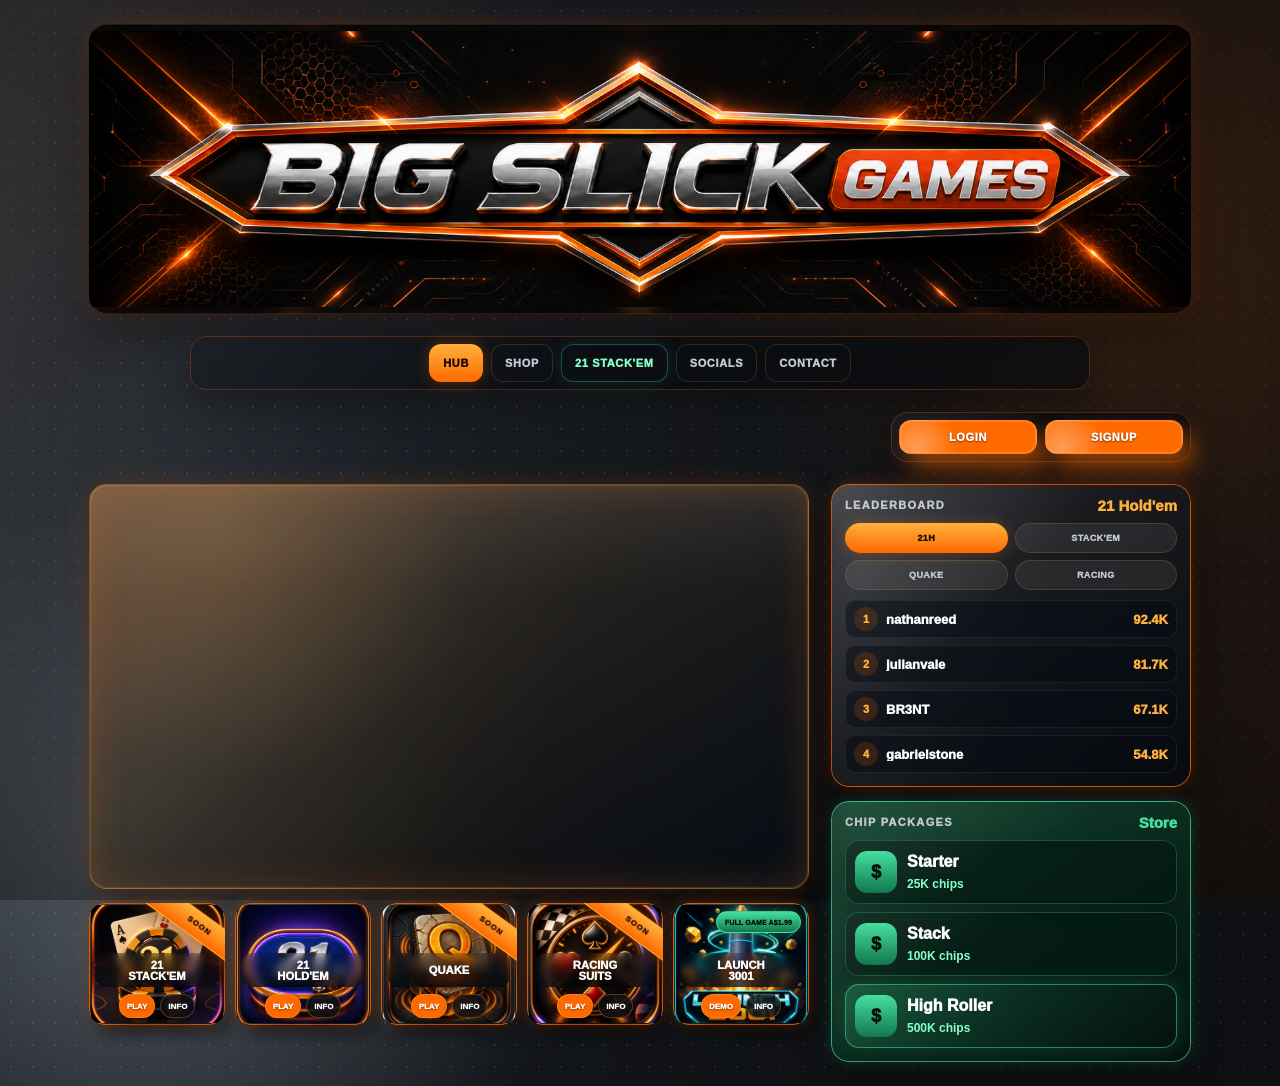
<file: index.html>
<!doctype html>
<html lang="en">
<head>
  <meta charset="utf-8">
  <meta name="viewport" content="width=device-width, initial-scale=1">
  <title>Big Slick Games</title>
  <style>
    :root {
      color-scheme: dark;
      --page: #1b1d21;
      --shell: #111318;
      --shell-2: #181b21;
      --panel: #20242c;
      --panel-2: #292e38;
      --ink: #ffffff;
      --muted: #8f96a3;
      --soft: #c4c8cf;
      --brand-orange: #ff6a00;
      --brand-orange-deep: #ff6a00;
      --brand-amber: #ffb13b;
      --brand-orange-rgb: 255, 106, 0;
      --brand-orange-deep-rgb: 255, 106, 0;
      --brand-amber-rgb: 255, 177, 59;
      --orange: var(--brand-orange);
      --orange-2: var(--brand-orange-deep);
      --gold: var(--brand-amber);
      --purple: var(--brand-orange);
      --green: #46dfa0;
      --shadow: 0 30px 90px rgba(0, 0, 0, 0.34);
      --ambient-1: rgba(var(--brand-orange-rgb), 0.18);
      --ambient-2: rgba(var(--brand-amber-rgb), 0.11);
      --body-start: #2b2e34;
      --body-mid: #171a20;
      --body-end: #242832;
      --shell-start: #12151b;
      --shell-mid: #1b1f28;
      --shell-end: #11141a;
      --panel-light: rgba(255, 255, 255, 0.04);
      --button-primary-shadow: rgba(var(--brand-orange-deep-rgb), 0.42);
      --button-secondary-bg: rgba(var(--brand-orange-rgb), 0.92);
      --button-secondary-ring: rgba(var(--brand-amber-rgb), 0.34);
      --light-sweep-opacity: 0.8;
      --light-sweep-warmth: rgba(var(--brand-amber-rgb), 0.16);
      --light-x: 25%;
      --light-y: 12%;
      --shadow-x: 18px;
      --shadow-y: 26px;
      --shine-angle: 115deg;
      --surface-glow: rgba(var(--brand-orange-rgb), 0.16);
      --surface-glint: rgba(255, 255, 255, 0.1);
      --surface-shadow: rgba(0, 0, 0, 0.36);
      --button-shine-opacity: 0.5;
      --control-highlight: rgba(255, 255, 255, 0.18);
      --control-glare: rgba(255, 255, 255, 0.14);
      --control-warm-rim: rgba(var(--brand-amber-rgb), 0.3);
      --control-shadow: rgba(0, 0, 0, 0.34);
      --info-square-bg:
        linear-gradient(135deg, rgba(255, 255, 255, 0.07), transparent 42%),
        linear-gradient(var(--shine-angle), rgba(255, 255, 255, 0.055), transparent 56%),
        linear-gradient(145deg, rgba(36, 38, 43, 0.96), rgba(9, 10, 13, 0.98));
      --info-square-border: rgba(var(--brand-orange-rgb), 0.78);
      --info-square-glow: rgba(var(--brand-orange-rgb), 0.24);
    }

    * {
      box-sizing: border-box;
    }

    html,
    body {
      min-height: 100%;
      margin: 0;
    }

    body {
      min-height: 100vh;
      min-height: 100svh;
      overflow-x: hidden;
      font-family: Arial, Helvetica, sans-serif;
      color: var(--ink);
      background:
        radial-gradient(circle at var(--light-x) var(--light-y), rgba(255, 255, 255, 0.18), transparent 28%),
        radial-gradient(circle at 84% 18%, rgba(var(--brand-orange-rgb), 0.16), transparent 28%),
        radial-gradient(circle at 12% 74%, rgba(78, 100, 118, 0.34), transparent 34%),
        linear-gradient(120deg, rgba(255, 255, 255, 0.08), transparent 30%, rgba(0, 0, 0, 0.3) 76%),
        radial-gradient(circle, rgba(255, 255, 255, 0.1) 0 1px, transparent 1.35px),
        linear-gradient(145deg, rgba(74, 78, 84, 0.42) 0%, rgba(41, 45, 51, 0.56) 46%, rgba(23, 26, 31, 0.72) 100%),
        #070a10;
      background-size:
        auto,
        auto,
        auto,
        auto,
        22px 22px,
        cover,
        auto;
      animation: pagePatternDrift 34s linear infinite;
    }

    body::before {
      content: "";
      position: fixed;
      inset: 0;
      pointer-events: none;
      background:
        linear-gradient(72deg, transparent 0%, rgba(255, 255, 255, 0.12) 28%, transparent 45%),
        linear-gradient(148deg, transparent 8%, rgba(var(--brand-orange-rgb), 0.1) 38%, transparent 58%),
        repeating-linear-gradient(90deg, rgba(255,255,255,0.035) 0 1px, transparent 1px 8px),
        repeating-linear-gradient(135deg, rgba(var(--brand-orange-rgb), 0.08) 0 1px, transparent 1px 20px);
      opacity: calc(var(--light-sweep-opacity) * 0.7);
      transform: translateX(-62%);
      animation: sweep 8s ease-in-out infinite, circuitDrift 24s linear infinite;
    }

    body::after {
      content: "";
      position: fixed;
      inset: 0;
      pointer-events: none;
      background:
        radial-gradient(ellipse at 50% 50%, transparent 42%, rgba(0, 0, 0, 0.44) 100%),
        linear-gradient(90deg, rgba(255,255,255,0.08), transparent 22%, rgba(0,0,0,0.22) 72%, rgba(var(--brand-orange-rgb), 0.1));
      opacity: 0.9;
    }

    @keyframes sweep {
      0%, 18% { transform: translateX(-66%); opacity: 0; }
      42% { opacity: 0.72; }
      70%, 100% { transform: translateX(66%); opacity: 0; }
    }

    @keyframes pagePatternDrift {
      0% {
        background-position: 0 0, 0 0, 0 0, 0 0, 0 0, 0 0;
      }
      100% {
        background-position: 0 0, 0 0, 0 0, 0 0, 44px 22px, 0 0;
      }
    }

    @keyframes circuitDrift {
      0% {
        background-position: 0 0, 0 0, 0 0, 0 0;
      }
      100% {
        background-position: 0 0, 0 0, 32px 0, 80px 80px;
      }
    }

    a {
      color: inherit;
      text-decoration: none;
    }

    .intro-scene {
      position: fixed;
      inset: 0;
      z-index: 5;
      pointer-events: none;
      overflow: hidden;
      isolation: isolate;
    }

    .intro-logo {
      position: absolute;
      display: block;
      will-change: transform, filter, opacity;
      user-select: none;
    }

    .intro-logo--slam {
      inset: 8px 0 auto;
      width: min(58vw, 920px);
      height: clamp(240px, 27vw, 400px);
      margin: 0 auto;
      object-fit: contain;
      object-position: center top;
      border-radius: 0;
      opacity: 1;
      -webkit-mask-image: radial-gradient(ellipse at center, #000 0 58%, rgba(0, 0, 0, 0.82) 68%, transparent 82%);
      mask-image: radial-gradient(ellipse at center, #000 0 58%, rgba(0, 0, 0, 0.82) 68%, transparent 82%);
      -webkit-mask-repeat: no-repeat;
      mask-repeat: no-repeat;
      -webkit-mask-size: 100% 100%;
      mask-size: 100% 100%;
      filter:
        saturate(1.06)
        contrast(1.08)
        drop-shadow(0 22px 42px rgba(0, 0, 0, 0.54));
      transform: translateY(0) scale(0.92);
      animation: logoSlamIn 1350ms cubic-bezier(0.12, 0.9, 0.18, 1) both;
    }

    .app {
      position: relative;
      z-index: 2;
      width: min(calc(100% - 24px), 1360px);
      min-height: calc(100vh - 44px);
      min-height: calc(100svh - 44px);
      margin: clamp(300px, 31vw, 430px) auto 28px;
      display: grid;
      grid-template-columns: minmax(240px, 300px) minmax(500px, 620px) minmax(260px, 310px);
      grid-template-rows: minmax(0, 1fr);
      justify-content: center;
      align-items: start;
      gap: 20px;
      padding: 22px;
      border-radius: 28px;
      background: transparent;
      box-shadow: none;
      overflow: visible;
    }

    .app::before {
      content: none;
    }

    @keyframes logoSlamIn {
      0% {
        opacity: 0;
        filter:
          saturate(1.25)
          contrast(1.18)
          drop-shadow(0 20px 60px rgba(var(--brand-orange-rgb), 0.34))
          drop-shadow(0 46px 90px rgba(0, 0, 0, 0.72));
        transform: translate(-42vw, -18vh) rotate(-14deg) scale(1.24);
      }
      54% {
        opacity: 1;
        filter:
          saturate(1.2)
          contrast(1.16)
          drop-shadow(0 24px 70px rgba(var(--brand-orange-rgb), 0.28))
          drop-shadow(0 48px 94px rgba(0, 0, 0, 0.68));
        transform: translate(0, -6vh) rotate(5deg) scale(1.1);
      }
      78% {
        opacity: 1;
        filter:
          saturate(1.1)
          contrast(1.1)
          drop-shadow(0 32px 78px rgba(0, 0, 0, 0.6));
        transform: translate(0, 12px) rotate(0deg) scale(0.9);
      }
      100% {
        opacity: 1;
        filter:
          saturate(1.06)
          contrast(1.08)
          drop-shadow(0 22px 42px rgba(0, 0, 0, 0.54));
        transform: translate(0, 0) rotate(0deg) scale(0.92);
      }
    }

    .brand-dot {
      width: 46px;
      height: 46px;
      display: grid;
      place-items: center;
      border-radius: 50%;
      background: linear-gradient(180deg, #f5f7ff, #c8d1e5);
      color: #14161b;
      font-size: 24px;
      font-weight: 950;
      box-shadow: 0 14px 26px rgba(0, 0, 0, 0.28);
    }

    .nav {
      display: flex;
      align-items: center;
      justify-content: center;
      gap: clamp(18px, 3vw, 44px);
      color: rgba(255, 255, 255, 0.38);
      font-size: 14px;
      font-weight: 900;
      letter-spacing: 0.02em;
      text-transform: uppercase;
    }

    .nav span {
      display: inline-flex;
      align-items: center;
      gap: 9px;
      white-space: nowrap;
    }

    .nav span:first-child {
      color: var(--ink);
    }

    .nav-icon {
      width: 22px;
      height: 22px;
      display: grid;
      place-items: center;
      border-radius: 50%;
      border: 2px solid currentColor;
      font-size: 11px;
      line-height: 1;
    }

    .auth-actions {
      position: relative;
      display: flex;
      justify-content: flex-end;
      gap: 10px;
      align-items: center;
      flex-wrap: wrap;
    }

    .button {
      position: relative;
      overflow: hidden;
      display: inline-flex;
      align-items: center;
      justify-content: center;
      min-height: 46px;
      min-width: 116px;
      padding: 12px 18px 11px;
      border-radius: 999px;
      border: 1px solid rgba(255, 255, 255, 0.1);
      background:
        radial-gradient(circle at var(--light-x) var(--light-y), rgba(255, 255, 255, 0.34), transparent 34%),
        linear-gradient(180deg, var(--orange), var(--orange-2));
      color: #160701;
      font-size: 13px;
      font-weight: 950;
      line-height: 1;
      text-transform: uppercase;
      transition: transform 140ms ease, filter 140ms ease;
      white-space: nowrap;
    }

    .button::before,
    .hero-card::before,
    .thumb::before,
    .quick-item::before {
      content: "";
      position: absolute;
      inset: 0;
      border-radius: inherit;
      pointer-events: none;
      background:
        radial-gradient(circle at var(--light-x) var(--light-y), var(--control-highlight), transparent 36%),
        linear-gradient(var(--shine-angle), transparent 0%, var(--control-glare) 48%, transparent 63%);
      opacity: var(--button-shine-opacity);
      mix-blend-mode: screen;
    }

    .button::after {
      content: "";
      position: absolute;
      inset: -45% -90%;
      pointer-events: none;
      background: linear-gradient(var(--shine-angle), transparent 0%, rgba(255, 255, 255, 0.0) 42%, rgba(255, 255, 255, 0.42) 50%, rgba(255, 255, 255, 0.0) 58%, transparent 100%);
      transform: translateX(-34%);
      opacity: var(--button-shine-opacity);
      animation: buttonShine 4.8s ease-in-out infinite;
    }

    @keyframes buttonShine {
      0%, 22% {
        transform: translateX(-42%);
        opacity: 0;
      }
      45% {
        opacity: var(--button-shine-opacity);
      }
      72%, 100% {
        transform: translateX(42%);
        opacity: 0;
      }
    }

    .button:hover {
      transform: translateY(-1px);
      filter: brightness(1.08);
    }

    .button--primary {
      border: 0;
      background:
        radial-gradient(circle at var(--light-x) var(--light-y), rgba(255, 255, 255, 0.34), transparent 34%),
        linear-gradient(180deg, var(--orange), var(--orange-2));
      color: #160701;
      box-shadow:
        calc(var(--shadow-x) * 0.68) calc(var(--shadow-y) * 0.68) 38px var(--button-primary-shadow),
        calc(var(--shadow-x) * 0.32) calc(var(--shadow-y) * 0.32) 20px var(--control-shadow),
        inset calc(var(--shadow-x) * -0.08) calc(var(--shadow-y) * -0.08) 16px rgba(255, 255, 255, 0.28),
        inset calc(var(--shadow-x) * 0.08) calc(var(--shadow-y) * 0.08) 18px rgba(85, 19, 0, 0.22);
    }

    .button:not(.button--primary) {
      box-shadow:
        inset 0 0 0 1px var(--button-secondary-ring),
        inset calc(var(--shadow-x) * -0.06) calc(var(--shadow-y) * -0.06) 14px var(--control-highlight),
        inset calc(var(--shadow-x) * 0.08) calc(var(--shadow-y) * 0.08) 18px rgba(0, 0, 0, 0.22),
        calc(var(--shadow-x) * 0.45) calc(var(--shadow-y) * 0.45) 28px var(--button-primary-shadow);
    }

    .auth-actions .button::before,
    .auth-actions .button::after {
      content: none;
      animation: none;
    }

    .auth-actions .button {
      color: var(--ink);
      font-size: 14px;
      font-weight: 1000;
      letter-spacing: 0.08em;
      text-shadow: 0 1px 2px rgba(0, 0, 0, 0.48);
      box-shadow:
        inset 0 0 0 1px rgba(var(--brand-amber-rgb), 0.34),
        calc(var(--shadow-x) * 0.36) calc(var(--shadow-y) * 0.36) 22px var(--button-primary-shadow);
    }

    .session-status {
      display: inline-flex;
      align-items: center;
      min-height: 42px;
      padding: 10px 13px;
      border-radius: 999px;
      background: rgba(70, 223, 160, 0.1);
      color: var(--green);
      font-size: 12px;
      font-weight: 950;
      line-height: 1;
      text-transform: uppercase;
    }

    [hidden] {
      display: none !important;
    }

    .sidebar-left,
    .sidebar-right,
    .main {
      min-width: 0;
    }

    .sidebar-left,
    .sidebar-right {
      display: grid;
      align-content: start;
      gap: 16px;
      align-self: stretch;
    }

    .sidebar-left {
      transform: translateX(0);
      opacity: 0;
      animation: panelSwoopLeft 720ms 1680ms cubic-bezier(0.16, 0.92, 0.2, 1) forwards;
    }

    .sidebar-right {
      position: fixed;
      top: 22px;
      right: 22px;
      z-index: 8;
      width: min(300px, calc(100vw - 44px));
      transform: translateX(0);
      opacity: 0;
      animation: panelSwoopRight 720ms 1780ms cubic-bezier(0.16, 0.92, 0.2, 1) forwards;
      gap: 10px;
      padding: 10px;
      border-radius: 16px;
      background:
        linear-gradient(145deg, rgba(255, 255, 255, 0.07), transparent 42%),
        rgba(8, 11, 16, 0.72);
      box-shadow:
        inset 0 0 0 1px rgba(var(--brand-orange-rgb), 0.3),
        0 18px 42px rgba(0, 0, 0, 0.36);
      backdrop-filter: blur(16px) saturate(1.25);
    }

    .mobile-account-strip {
      display: none;
    }

    .profile-panel {
      display: grid;
      gap: 14px;
    }

    .profile-panel__top {
      display: grid;
      grid-template-columns: minmax(0, 1fr);
      align-items: center;
    }

    .profile-logo {
      width: 100%;
      max-height: 68px;
      object-fit: contain;
      filter: drop-shadow(0 10px 18px rgba(0, 0, 0, 0.35));
    }

    .profile-chip {
      min-width: 0;
      display: grid;
      grid-template-columns: 48px minmax(0, 1fr);
      align-items: center;
      gap: 10px;
      min-height: 66px;
      padding: 8px 13px 8px 8px;
      border-radius: 999px;
      background:
        linear-gradient(135deg, rgba(255, 255, 255, 0.16), transparent 38%),
        linear-gradient(var(--shine-angle), rgba(255, 255, 255, 0.12), transparent 48%),
        linear-gradient(145deg, rgba(34, 47, 66, 0.86), rgba(9, 16, 28, 0.94));
      backdrop-filter: blur(18px) saturate(1.25);
      box-shadow:
        inset 0 0 0 1px rgba(255, 255, 255, 0.12),
        inset 0 -10px 20px rgba(0, 0, 0, 0.2),
        calc(var(--shadow-x) * 0.4) calc(var(--shadow-y) * 0.4) 28px rgba(0, 0, 0, 0.32);
    }

    .profile-chip img {
      display: block;
      object-fit: cover;
      background: #14243a;
    }

    .profile-chip img {
      width: 48px;
      height: 48px;
      border-radius: 50%;
      box-shadow: 0 0 0 2px rgba(var(--brand-orange-rgb), 0.55);
    }

    .profile-chip span {
      display: block;
      color: var(--soft);
      font-size: 12px;
      font-weight: 950;
      letter-spacing: 0.14em;
      line-height: 1;
      text-transform: uppercase;
    }

    .profile-chip strong {
      display: block;
      margin-top: 5px;
      color: var(--gold);
      font-size: 24px;
      font-weight: 950;
      line-height: 0.95;
      text-shadow: 0 0 16px rgba(var(--brand-amber-rgb), 0.24);
    }

    .leaderboard {
      display: grid;
      gap: 10px;
      padding: 14px;
      border-radius: 16px;
      background:
        linear-gradient(135deg, rgba(255, 255, 255, 0.07), transparent 44%),
        var(--info-square-bg);
      box-shadow:
        inset 0 0 0 1px var(--info-square-border),
        0 0 16px var(--info-square-glow),
        calc(var(--shadow-x) * 0.24) calc(var(--shadow-y) * 0.24) 20px var(--control-shadow);
    }

    .leaderboard__head {
      display: flex;
      align-items: center;
      justify-content: space-between;
      gap: 12px;
    }

    .leaderboard__head span,
    .leaderboard__head > a {
      color: var(--soft);
      font-size: 11px;
      font-weight: 950;
      letter-spacing: 0.12em;
      line-height: 1;
      text-transform: uppercase;
    }

    .leaderboard__head strong {
      color: var(--gold);
      font-size: 15px;
      font-weight: 950;
      line-height: 1;
      text-align: right;
    }

    .leaderboard__tabs {
      display: grid;
      grid-template-columns: repeat(2, minmax(0, 1fr));
      gap: 7px;
    }

    .leaderboard__tab {
      min-height: 30px;
      border: 0;
      border-radius: 999px;
      background: rgba(255, 255, 255, 0.07);
      color: var(--soft);
      cursor: pointer;
      font: inherit;
      font-size: 9px;
      font-weight: 950;
      letter-spacing: 0.04em;
      line-height: 1;
      text-transform: uppercase;
      box-shadow: inset 0 0 0 1px rgba(var(--brand-amber-rgb), 0.16);
    }

    .leaderboard__tab.is-active {
      background: linear-gradient(180deg, var(--brand-amber), var(--brand-orange));
      color: #170700;
      box-shadow: 0 0 14px rgba(var(--brand-orange-rgb), 0.28);
    }

    .leaderboard__list {
      display: grid;
      gap: 7px;
    }

    .leaderboard__row {
      display: grid;
      grid-template-columns: 24px minmax(0, 1fr) auto;
      align-items: center;
      gap: 8px;
      min-height: 34px;
      padding: 7px 9px;
      border-radius: 10px;
      background: rgba(4, 10, 18, 0.45);
      box-shadow: inset 0 0 0 1px rgba(101, 154, 255, 0.12);
    }

    .leaderboard__rank {
      display: grid;
      place-items: center;
      width: 24px;
      height: 24px;
      border-radius: 50%;
      background: rgba(var(--brand-orange-rgb), 0.16);
      color: var(--gold);
      font-size: 11px;
      font-weight: 950;
      line-height: 1;
    }

    .leaderboard__name {
      min-width: 0;
      overflow: hidden;
      color: var(--ink);
      font-size: 13px;
      font-weight: 950;
      line-height: 1;
      text-overflow: ellipsis;
      white-space: nowrap;
    }

    .leaderboard__score {
      color: var(--gold);
      font-size: 13px;
      font-weight: 950;
      line-height: 1;
      text-align: right;
    }

    .profile-action {
      width: 100%;
      justify-content: center;
    }

    .search {
      display: flex;
      align-items: center;
      gap: 12px;
      height: 58px;
      padding: 0 18px;
      border-radius: 28px;
      background: rgba(14, 22, 40, 0.52);
      color: var(--muted);
      box-shadow: inset 0 0 0 1px rgba(255, 255, 255, 0.06);
    }

    .time-control {
      display: grid;
      gap: 10px;
      padding: 14px;
      border-radius: 16px;
      background: var(--panel);
    }

    .time-control__top {
      display: flex;
      align-items: center;
      justify-content: space-between;
      gap: 12px;
      color: var(--soft);
      font-size: 13px;
      font-weight: 950;
      line-height: 1;
      text-transform: uppercase;
    }

    .time-control__value {
      color: var(--gold);
    }

    .time-control input[type="range"] {
      width: 100%;
      accent-color: var(--orange);
      cursor: pointer;
    }

    .time-control__actions {
      display: flex;
      align-items: center;
      gap: 8px;
    }

    .time-control__button {
      min-height: 32px;
      padding: 8px 10px 7px;
      border: 0;
      border-radius: 999px;
      background: rgba(255, 255, 255, 0.08);
      color: var(--ink);
      font-size: 11px;
      font-weight: 950;
      line-height: 1;
      text-transform: uppercase;
      cursor: pointer;
    }

    .search-icon {
      width: 20px;
      height: 20px;
      border: 2px solid var(--muted);
      border-radius: 50%;
      position: relative;
      flex: 0 0 auto;
    }

    .search-icon::after {
      content: "";
      position: absolute;
      width: 8px;
      height: 2px;
      right: -6px;
      bottom: -3px;
      background: var(--muted);
      transform: rotate(45deg);
    }

    .section-title {
      display: flex;
      align-items: center;
      justify-content: space-between;
      margin: 0 0 14px;
      color: var(--muted);
      font-size: 13px;
      font-weight: 950;
      letter-spacing: 0.04em;
      line-height: 1;
      text-transform: uppercase;
    }

    .providers {
      display: grid;
      grid-template-columns: 1fr 1fr;
      gap: 14px;
    }

    .provider {
      min-height: 76px;
      display: grid;
      place-items: center;
      padding: 12px;
      border-radius: 18px;
      background:
        radial-gradient(circle at var(--light-x) var(--light-y), rgba(255, 255, 255, 0.075), transparent 34%),
        var(--panel);
      color: var(--soft);
      font-size: 15px;
      font-weight: 950;
      line-height: 1;
      text-align: center;
      box-shadow: inset 0 0 0 1px rgba(255, 255, 255, 0.035), calc(var(--shadow-x) * 0.34) calc(var(--shadow-y) * 0.34) 22px rgba(0, 0, 0, 0.24);
    }

    .provider strong {
      color: var(--gold);
      font-size: 21px;
      font-style: italic;
    }

    .stats {
      min-height: 270px;
      display: grid;
      align-content: center;
      gap: 18px;
      padding: 28px;
      border-radius: 26px;
      background:
        radial-gradient(circle at var(--light-x) var(--light-y), rgba(255, 255, 255, 0.11), transparent 28%),
        radial-gradient(circle at 65% 62%, rgba(var(--brand-orange-rgb), 0.24), transparent 34%),
        linear-gradient(145deg, #2b303a, #1c2028);
      box-shadow: calc(var(--shadow-x) * 0.5) calc(var(--shadow-y) * 0.5) 34px rgba(0, 0, 0, 0.28);
    }

    .stats-number {
      font-size: clamp(42px, 5vw, 62px);
      font-weight: 300;
      letter-spacing: -0.02em;
      line-height: 0.9;
    }

    .stats-label {
      font-size: 15px;
      font-weight: 950;
      color: var(--ink);
    }

    .sparkline {
      width: 100%;
      height: 96px;
    }

    .main {
      display: grid;
      align-content: start;
      justify-items: center;
      gap: 14px;
      align-self: stretch;
      padding-top: 0;
      transform: translateY(0);
      opacity: 0;
      animation: mainRiseIn 700ms 1500ms cubic-bezier(0.16, 0.92, 0.2, 1) forwards;
    }

    .hero-card {
      position: relative;
      display: grid;
      grid-template-columns: minmax(0, 1fr);
      min-height: 380px;
      border-radius: 32px;
      overflow: hidden;
      color: var(--ink);
      text-decoration: none;
      background: linear-gradient(145deg, #2d385c, #243052);
      background: var(--info-square-bg);
      backdrop-filter: blur(18px) saturate(1.3);
      box-shadow:
        inset 0 0 0 1px var(--control-warm-rim),
        inset calc(var(--shadow-x) * -0.08) calc(var(--shadow-y) * -0.08) 22px var(--control-highlight),
        inset 0 -22px 38px rgba(0, 0, 0, 0.18),
        calc(var(--shadow-x) * 0.7) calc(var(--shadow-y) * 0.7) 46px var(--control-shadow);
      transition: transform 160ms ease, filter 160ms ease;
    }

    .hero-card--floating {
      width: min(100%, 560px);
      aspect-ratio: 2 / 1;
      min-height: 0;
      margin-top: 0;
      overflow: hidden;
      background:
        linear-gradient(145deg, rgba(var(--brand-orange-rgb), 0.2), rgba(var(--brand-amber-rgb), 0.08) 38%, rgba(4, 10, 18, 0.84)),
        var(--info-square-bg);
      border: 1px solid rgba(var(--brand-amber-rgb), 0.38);
      backdrop-filter: blur(16px) saturate(1.2);
      box-shadow:
        inset 0 0 0 1px rgba(255, 255, 255, 0.08),
        inset 0 0 38px rgba(var(--brand-orange-rgb), 0.18),
        0 0 26px rgba(var(--brand-orange-rgb), 0.18),
        calc(var(--shadow-x) * 0.5) calc(var(--shadow-y) * 0.5) 34px var(--control-shadow);
      transform:
        translateX(0);
      animation: selectorSwoopIn 760ms 1560ms cubic-bezier(0.15, 1.1, 0.22, 1) both;
    }

    .hero-card.hero-card--floating::before {
      content: "";
      position: absolute;
      inset: 6px;
      z-index: 3;
      pointer-events: none;
      border: 1px solid rgba(var(--brand-amber-rgb), 0.28);
      border-radius: 26px;
      box-shadow:
        inset 0 0 0 1px rgba(var(--brand-orange-rgb), 0.16),
        inset 0 0 22px rgba(var(--brand-orange-rgb), 0.12),
        0 0 18px rgba(var(--brand-orange-rgb), 0.18);
    }

    .hero-card.hero-card--floating::after {
      content: "";
      position: absolute;
      inset: 0;
      z-index: 2;
      pointer-events: none;
      background:
        linear-gradient(180deg, rgba(255, 255, 255, 0.08), transparent 26%),
        radial-gradient(circle at 18% 12%, rgba(var(--brand-amber-rgb), 0.22), transparent 36%),
        linear-gradient(90deg, rgba(4, 10, 18, 0.22), transparent 42%, rgba(4, 10, 18, 0.3));
      mix-blend-mode: screen;
      opacity: 0.72;
    }

    .hero-card:hover,
    .game-tile:hover,
    .quick-item:hover {
      filter: brightness(1.08);
    }

    .hero-card:hover {
      transform: translateY(-2px);
    }

    .hero-copy {
      position: relative;
      z-index: 1;
      display: grid;
      align-content: center;
      gap: 18px;
      padding: clamp(30px, 5vw, 54px);
    }

    .selector-slide {
      position: absolute;
      inset: 0;
      display: grid;
      place-items: center;
      padding: clamp(10px, 1.4vw, 18px);
      opacity: 0;
      filter:
        drop-shadow(calc(var(--shadow-x) * 0.46) calc(var(--shadow-y) * 0.46) 30px var(--control-shadow))
        drop-shadow(0 0 22px rgba(var(--brand-orange-rgb), 0.16));
      animation: selectorSlideCycle 25s ease-in-out infinite;
    }

    .selector-banner {
      display: block;
      box-sizing: border-box;
      width: 100%;
      height: 100%;
      object-fit: contain;
      object-position: center;
      border-radius: 18px;
      border: 1px solid rgba(var(--brand-amber-rgb), 0.42);
      background: rgba(4, 10, 18, 0.26);
      box-shadow:
        inset 0 0 0 1px rgba(var(--brand-orange-rgb), 0.22),
        0 0 22px rgba(var(--brand-orange-rgb), 0.2);
      clip-path: inset(0 round clamp(12px, 1.8vw, 18px));
      -webkit-mask-image: linear-gradient(#000, #000);
      mask-image: linear-gradient(#000, #000);
      overflow: hidden;
      opacity: 1;
      transform-origin: 50% 58%;
      animation: selectorIdleFloat 7s ease-in-out infinite;
    }

    .selector-rotator {
      position: absolute;
      inset: 0;
      z-index: 0;
      overflow: hidden;
      border-radius: inherit;
    }

    .selector-slide:nth-child(2) {
      animation-delay: 5s;
    }

    .selector-slide:nth-child(3) {
      animation-delay: 10s;
    }

    .selector-slide:nth-child(4) {
      animation-delay: 15s;
    }

    .selector-slide:nth-child(5) {
      animation-delay: 20s;
    }

    @keyframes selectorSlideCycle {
      0%, 24% {
        opacity: 1;
      }
      26%, 98% {
        opacity: 0;
      }
      100% {
        opacity: 1;
      }
    }

    @keyframes selectorIdleFloat {
      0%, 100% {
        transform: translateY(0) scale(1);
      }
      50% {
        transform: translateY(-6px) scale(1.01);
      }
    }

    .hero-card::after,
    .thumb::after {
      content: "";
      position: absolute;
      inset: 0;
      pointer-events: none;
      background:
        linear-gradient(90deg, rgba(4, 10, 18, 0.78), rgba(4, 10, 18, 0.2) 52%, rgba(4, 10, 18, 0.38)),
        linear-gradient(180deg, transparent 44%, rgba(0, 0, 0, 0.54));
    }

    .thumb:has(img)::before,
    .thumb:has(img)::after {
      content: none;
    }

    h1 {
      margin: 0;
      font-size: clamp(50px, 7vw, 78px);
      font-weight: 950;
      letter-spacing: 0;
      line-height: 0.88;
    }

    .hero-copy p {
      margin: 0;
      color: #ffe3c0;
      font-size: clamp(25px, 3vw, 36px);
      font-weight: 950;
      line-height: 1;
    }

    .selector-meta {
      display: inline-flex;
      width: fit-content;
      align-items: center;
      min-height: 42px;
      padding: 11px 16px;
      border-radius: 999px;
      background: rgba(var(--brand-orange-rgb), 0.18);
      color: var(--gold);
      font-size: 12px;
      font-weight: 950;
      letter-spacing: 0.12em;
      line-height: 1;
      text-transform: uppercase;
      box-shadow: inset 0 0 0 1px rgba(var(--brand-amber-rgb), 0.32);
    }

    .game-grid {
      display: grid;
      grid-template-columns: repeat(4, minmax(0, 1fr));
      gap: 12px;
      width: min(100%, 560px);
      margin-top: 2px;
      overflow: visible;
    }

    .game-tile {
      position: relative;
      display: grid;
      gap: 0;
      min-width: 0;
      color: var(--ink);
      text-decoration: none;
      transition: transform 160ms ease, filter 160ms ease;
      transform:
        translateY(0);
      opacity: 0;
      animation: tileSwooshIn 680ms cubic-bezier(0.14, 1.14, 0.22, 1) forwards;
    }

    .game-tile:nth-child(2) {
      transform: translateY(0);
      animation-delay: 2280ms;
    }

    .game-tile:nth-child(1) {
      animation-delay: 2140ms;
    }

    .game-tile:nth-child(3) {
      animation-delay: 2420ms;
    }

    .game-tile:nth-child(4) {
      animation-delay: 2560ms;
    }

    .game-tile:hover {
      transform: translateY(-4px);
    }

    @keyframes mainRiseIn {
      0% {
        opacity: 0;
        transform: translate(40px, 34px) scale(0.96);
        filter: blur(7px);
      }
      100% {
        opacity: 1;
        transform: translate(0, 0) scale(1);
        filter: blur(0);
      }
    }

    @keyframes selectorSwoopIn {
      0% {
        opacity: 0;
        transform: translate(58vw, 18px) rotateZ(5deg) scale(0.88);
        filter: blur(10px) brightness(1.24);
      }
      72% {
        opacity: 1;
        transform: translate(-16px, -3px) rotateZ(-1deg) scale(1.02);
        filter: blur(0) brightness(1.08);
      }
      100% {
        opacity: 1;
        transform: translate(0, 0) scale(1);
        filter: blur(0) brightness(1);
      }
    }

    @keyframes tileSwooshIn {
      0% {
        opacity: 0;
        transform: translate(72vw, -28px) rotateZ(12deg) scale(0.72);
        filter: blur(12px) brightness(1.35);
      }
      68% {
        opacity: 1;
        transform: translate(-12px, 2px) rotateZ(-2deg) scale(1.05);
        filter: blur(0) brightness(1.08);
      }
      100% {
        opacity: 1;
        transform: translate(0, 0) scale(1);
        filter: blur(0) brightness(1);
      }
    }

    @keyframes panelSwoopLeft {
      0% {
        opacity: 0;
        transform: translate(-42vw, 28px) scale(0.9);
        filter: blur(8px);
      }
      100% {
        opacity: 1;
        transform: translate(0, 0);
        filter: blur(0);
      }
    }

    @keyframes panelSwoopRight {
      0% {
        opacity: 0;
        transform: translate(42vw, 28px) scale(0.9);
        filter: blur(8px);
      }
      100% {
        opacity: 1;
        transform: translate(0, 0);
        filter: blur(0);
      }
    }

    .thumb {
      position: relative;
      overflow: hidden;
      aspect-ratio: 1 / 0.86;
      border-radius: 16px;
      background:
        var(--info-square-bg);
      backdrop-filter: blur(16px) saturate(1.25);
      box-shadow:
        inset 0 0 0 1px var(--info-square-border),
        0 0 14px var(--info-square-glow),
        inset calc(var(--shadow-x) * -0.06) calc(var(--shadow-y) * -0.06) 20px var(--control-highlight),
        inset 0 -18px 30px rgba(0, 0, 0, 0.2),
        calc(var(--shadow-x) * 0.24) calc(var(--shadow-y) * 0.24) 16px var(--control-shadow);
    }

    .tile-icon {
      display: block;
      color: var(--ink);
      font-size: clamp(34px, 5vw, 58px);
      font-weight: 950;
      line-height: 1;
      text-shadow:
        0 0 10px rgba(var(--brand-orange-rgb), 0.58),
        0 8px 22px rgba(0, 0, 0, 0.42);
    }

    .tile-icon--stack {
      font-size: clamp(28px, 4.5vw, 48px);
      color: var(--gold);
    }

    .tile-face {
      position: absolute;
      inset: auto 8px 42px;
      z-index: 2;
      display: grid;
      align-content: center;
      justify-items: center;
      gap: 10px;
      min-height: 36px;
      padding: 6px 8px 5px;
      border-radius: 10px;
      background: linear-gradient(180deg, rgba(4, 10, 18, 0.18), rgba(4, 10, 18, 0.72));
      text-align: center;
      backdrop-filter: blur(5px);
    }

    .thumb img {
      position: absolute;
      inset: 3px;
      width: calc(100% - 6px);
      height: calc(100% - 6px);
      object-fit: cover;
      opacity: 1;
      transform: scale(0.94);
    }

    .soon-ribbon {
      position: absolute;
      z-index: 4;
      top: 14px;
      right: -34px;
      display: inline-flex;
      align-items: center;
      justify-content: center;
      width: 142px;
      min-height: 30px;
      transform: rotate(36deg);
      border: 1px solid rgba(var(--brand-amber-rgb), 0.72);
      background:
        linear-gradient(180deg, var(--brand-amber), var(--brand-orange));
      color: #170700;
      font-size: 10px;
      font-weight: 950;
      letter-spacing: 0.12em;
      line-height: 1;
      text-transform: uppercase;
      box-shadow:
        0 0 18px rgba(var(--brand-orange-rgb), 0.44),
        0 8px 18px rgba(0, 0, 0, 0.34);
    }

    .full-game-ribbon {
      position: absolute;
      z-index: 4;
      top: 8px;
      right: 8px;
      display: inline-flex;
      align-items: center;
      justify-content: center;
      max-width: calc(100% - 16px);
      min-height: 22px;
      padding: 5px 8px 4px;
      border-radius: 999px;
      border: 1px solid rgba(70, 223, 160, 0.78);
      background: linear-gradient(180deg, #46dfa0, #12784d);
      color: #02100a;
      font-size: 7px;
      font-weight: 950;
      letter-spacing: 0.02em;
      line-height: 1;
      text-align: center;
      text-transform: uppercase;
      box-shadow:
        0 0 18px rgba(70, 223, 160, 0.44),
        0 8px 18px rgba(0, 0, 0, 0.34);
    }

    body.has-launch3001-admin #gameLaunch3001Play {
      background: linear-gradient(180deg, #46dfa0, #12784d);
      color: #02100a;
      text-shadow: none;
    }

    .game-tile:nth-child(2) .thumb {
      background: var(--info-square-bg);
    }

    .game-tile:nth-child(3) .thumb {
      background: var(--info-square-bg);
    }

    .game-tile strong {
      position: static;
      z-index: 2;
      font-size: clamp(12px, 1.05vw, 15px);
      font-weight: 950;
      line-height: 0.98;
      text-transform: uppercase;
      text-shadow: 0 8px 18px rgba(0, 0, 0, 0.42);
    }

    .game-title-link,
    .leaderboard-title-link,
    .chip-packages__head a {
      color: inherit;
      text-decoration: none;
    }

    .game-title-link {
      position: relative;
      z-index: 3;
      display: inline-flex;
      justify-content: center;
      pointer-events: auto;
    }

    .game-title-link:hover,
    .game-title-link:focus-visible,
    .leaderboard-title-link:hover,
    .leaderboard-title-link:focus-visible,
    .chip-packages__head a:hover,
    .chip-packages__head a:focus-visible {
      color: var(--brand-amber);
      text-shadow: 0 0 14px rgba(var(--brand-amber-rgb), 0.34);
    }

    .game-tile__actions {
      position: absolute;
      z-index: 3;
      left: 12px;
      right: 12px;
      bottom: 8px;
      display: flex;
      justify-content: center;
      gap: 6px;
      pointer-events: none;
    }

    .tile-action {
      display: inline-flex;
      align-items: center;
      justify-content: center;
      min-height: 25px;
      padding: 5px 8px 4px;
      border-radius: 999px;
      background: rgba(7, 13, 22, 0.76);
      color: var(--ink);
      font-size: 9px;
      font-weight: 950;
      line-height: 1;
      text-transform: uppercase;
      box-shadow:
        inset 0 0 0 1px rgba(var(--brand-amber-rgb), 0.28),
        0 8px 18px rgba(0, 0, 0, 0.32);
      backdrop-filter: blur(10px);
      pointer-events: auto;
    }

    .tile-action--play {
      background: linear-gradient(180deg, var(--orange), var(--orange-2));
      color: var(--ink);
      text-shadow: 0 1px 2px rgba(0, 0, 0, 0.44);
    }

    .sidebar-right {
      padding-top: 0;
      grid-template-rows: auto auto minmax(0, 1fr);
    }

    .sidebar-right .auth-actions {
      display: grid;
      grid-template-columns: repeat(2, minmax(0, 1fr));
      gap: 8px;
      justify-content: stretch;
    }

    .sidebar-right .auth-actions .button {
      min-width: 0;
      min-height: 34px;
      padding: 8px 10px 7px;
      border-radius: 12px;
      font-size: 11px;
      letter-spacing: 0.06em;
    }

    .sidebar-right .auth-actions .button--primary {
      grid-column: 1 / -1;
    }

    .mini-strip {
      display: grid;
      grid-template-columns: repeat(3, minmax(78px, 1fr));
      gap: 12px;
      overflow: hidden;
    }

    .mini-art {
      aspect-ratio: 1;
      border-radius: 20px;
      background:
        radial-gradient(circle at var(--light-x) var(--light-y), rgba(255, 255, 255, 0.1), transparent 32%),
        radial-gradient(circle at 42% 34%, rgba(255, 255, 255, 0.78), transparent 22%),
        radial-gradient(circle at 66% 68%, rgba(var(--brand-orange-rgb), 0.5), transparent 30%),
        linear-gradient(145deg, #3a3f49, #171a21);
    }

    .quick-list {
      display: grid;
      gap: 8px;
    }

    .quick-item {
      position: relative;
      overflow: hidden;
      display: grid;
      grid-template-columns: 34px minmax(0, 1fr) 26px;
      align-items: center;
      gap: 9px;
      min-height: 48px;
      padding: 7px 8px;
      border-radius: 12px;
      color: var(--ink);
      text-decoration: none;
      background:
        linear-gradient(145deg, rgba(255, 255, 255, 0.07), transparent 46%),
        rgba(13, 17, 24, 0.78);
      backdrop-filter: blur(10px) saturate(1.18);
      box-shadow:
        inset 0 0 0 1px rgba(var(--brand-orange-rgb), 0.28),
        0 8px 18px rgba(0, 0, 0, 0.22);
      transition: transform 160ms ease, filter 160ms ease;
    }

    .quick-icon {
      position: relative;
      z-index: 1;
      width: 34px;
      height: 34px;
      display: grid;
      place-items: center;
      border-radius: 10px;
      background:
        linear-gradient(135deg, rgba(255, 255, 255, 0.15), transparent 44%),
        linear-gradient(145deg, rgba(var(--brand-amber-rgb), 0.36), rgba(var(--brand-orange-deep-rgb), 0.72));
      color: #160701;
      font-size: 14px;
      font-weight: 950;
      box-shadow: inset 0 0 0 1px rgba(var(--brand-amber-rgb), 0.28);
    }

    .quick-item strong {
      position: relative;
      z-index: 1;
      font-size: 14px;
      font-weight: 950;
      line-height: 1;
    }

    .quick-arrow {
      position: relative;
      z-index: 1;
      width: 26px;
      height: 26px;
      display: grid;
      place-items: center;
      border-radius: 50%;
      background: linear-gradient(180deg, var(--orange), var(--orange-2));
      color: #160701;
      font-size: 16px;
      font-weight: 950;
      box-shadow:
        0 0 0 1px rgba(var(--brand-amber-rgb), 0.58),
        0 8px 18px rgba(0, 0, 0, 0.34);
    }

    @media (max-width: 1180px) {
      .app {
        grid-template-columns: 250px minmax(0, 1fr);
      }

      .sidebar-right {
        position: fixed;
        top: 18px;
        right: 18px;
        width: min(300px, calc(100vw - 36px));
        grid-column: 1 / -1;
        grid-template-columns: minmax(0, 1fr) minmax(280px, 0.7fr);
        padding-top: 0;
      }
    }

    @media (max-width: 900px) {
      html,
      body {
        width: 100%;
        max-width: 100%;
        overflow-x: hidden;
      }

      .app {
        width: min(calc(100% - 12px), 560px);
        min-height: auto;
        margin: clamp(210px, 55vw, 320px) auto 10px;
        grid-template-columns: minmax(0, 1fr);
        grid-template-rows: auto;
        padding: 10px;
        border-radius: 16px;
        gap: 12px;
        overflow-x: clip;
        transform: none;
      }

      .intro-logo--slam {
        inset: 6px 0 auto;
        width: min(104vw, 620px);
        height: clamp(190px, 49vw, 285px);
        opacity: 1;
      }

      .brand-dot {
        width: 42px;
        height: 42px;
      }

      .nav {
        justify-content: flex-start;
        overflow-x: auto;
        padding-bottom: 4px;
      }

      .auth-actions {
        justify-content: end;
      }

      .auth-actions .button,
      .auth-actions .session-status {
        flex: 0 1 auto;
        min-width: 76px;
        min-height: 36px;
        padding: 9px 12px 8px;
        font-size: 11px;
      }

      .profile-panel__top {
        align-self: center;
      }

      .profile-chip {
        justify-self: stretch;
        grid-template-columns: 42px minmax(0, 1fr);
        min-height: 56px;
        padding: 7px 11px 7px 7px;
      }

      .profile-chip img {
        width: 42px;
        height: 42px;
      }

      .profile-chip strong {
        font-size: 20px;
      }

      .sidebar-left,
      .sidebar-right {
        grid-column: 1 / -1;
        position: static;
        width: auto;
        opacity: 1;
        animation: none;
        transform: none;
      }

      .sidebar-left,
      .sidebar-right,
      .profile-panel {
        display: contents;
      }

      .mobile-account-strip,
      .main,
      .leaderboard,
      .time-control,
      .quick-list {
        grid-column: 1 / -1;
      }

      .mobile-account-strip {
        order: 1;
        display: grid;
        grid-template-columns: minmax(0, 1fr);
        align-items: center;
        gap: 8px;
        min-width: 0;
        padding: 8px;
        border-radius: 16px;
        background:
          linear-gradient(145deg, rgba(255, 255, 255, 0.08), transparent 44%),
          rgba(8, 11, 16, 0.7);
        box-shadow:
          inset 0 0 0 1px rgba(var(--brand-orange-rgb), 0.28),
          0 10px 24px rgba(0, 0, 0, 0.26);
        backdrop-filter: blur(12px) saturate(1.2);
      }

      .mobile-account-strip .auth-actions {
        display: grid;
        grid-template-columns: repeat(2, minmax(0, 1fr));
        min-width: 0;
        gap: 8px;
      }

      .mobile-account-strip .profile-chip {
        min-width: 0;
      }

      .sidebar-right > .auth-actions,
      .profile-panel > .profile-panel__top {
        display: none;
      }

      .auth-actions {
        order: 2;
        justify-content: start;
      }

      .main {
        order: 2;
        padding-top: 0;
        gap: 10px;
        transform: none;
        opacity: 1;
        animation: none;
      }

      .quick-list {
        order: 4;
        display: grid;
        grid-template-columns: repeat(3, minmax(0, 1fr));
        gap: 7px;
      }

      .leaderboard {
        order: 5;
      }

      .time-control {
        order: 6;
      }

      .hero-card {
        grid-template-columns: minmax(0, 1fr);
      }

      .hero-card--floating {
        width: 100%;
        aspect-ratio: 1.78 / 1;
        min-height: 0;
        margin-top: 0;
        border-radius: 18px;
        animation: none;
        opacity: 1;
      }

      .selector-rotator {
        inset: 0;
      }

      .selector-slide {
        padding: 7px;
      }

      .selector-banner {
        border-radius: 14px;
      }

      .hero-logo-wrap {
        min-height: 220px;
      }

      .game-grid {
        grid-template-columns: repeat(2, minmax(0, 1fr));
        width: 100%;
        margin-top: 0;
        gap: 9px;
      }

      .game-tile {
        animation: none;
        opacity: 1;
      }

      .game-tile:hover {
        transform: none;
      }

      .sidebar-right {
        grid-template-columns: minmax(0, 1fr);
      }

      .thumb {
        border-radius: 15px;
      }

      .tile-face {
        inset: auto 7px 38px;
        min-height: 32px;
        padding: 5px 6px 4px;
        border-radius: 9px;
      }

      .game-tile strong {
        font-size: clamp(11px, 3.15vw, 13px);
      }

      .game-tile__actions {
        left: 7px;
        right: 7px;
        bottom: 7px;
        gap: 5px;
      }

      .tile-action {
        min-height: 24px;
        padding: 5px 8px 4px;
        font-size: 8px;
      }

      .soon-ribbon {
        top: 10px;
        right: -40px;
        width: 132px;
        min-height: 26px;
        font-size: 8px;
      }

      .quick-item {
        grid-template-columns: minmax(0, 1fr);
        justify-items: center;
        gap: 6px;
        min-height: 72px;
        padding: 9px 6px;
        border-radius: 15px;
        text-align: center;
      }

      .quick-icon {
        width: 34px;
        height: 34px;
      }

      .quick-item strong {
        font-size: clamp(10px, 3vw, 12px);
        line-height: 1;
      }

      .quick-arrow {
        display: none;
      }

      .leaderboard,
      .time-control {
        border-radius: 14px;
      }
    }

    @media (max-width: 420px) {
      .app {
        width: calc(100% - 8px);
        margin-top: clamp(200px, 58vw, 292px);
        padding: 8px;
        gap: 10px;
      }

      .intro-logo--slam {
        width: min(110vw, 520px);
        height: clamp(178px, 54vw, 250px);
      }

      .mobile-account-strip .auth-actions .button {
        min-height: 34px;
        padding-inline: 8px;
        font-size: 10px;
      }

      .hero-card--floating {
        border-radius: 16px;
      }

      .game-grid {
        gap: 7px;
      }

      .tile-face {
        inset: auto 6px 35px;
      }

      .tile-action {
        padding-inline: 7px;
      }

      .quick-list {
        gap: 6px;
      }

      .quick-item {
        min-height: 66px;
      }

      .leaderboard,
      .time-control {
        padding: 12px;
      }
    }

    /* Adaptive hub template */
    body {
      min-width: 320px;
    }

    body::before {
      animation-duration: 14s;
      opacity: 0.32;
    }

    .intro-scene {
      position: absolute;
      inset: 0 0 auto;
      z-index: 4;
      height: clamp(150px, 18vw, 250px);
      display: grid;
      place-items: start center;
      overflow: visible;
      pointer-events: none;
    }

    .intro-logo,
    .intro-logo--slam {
      position: relative;
      inset: auto;
      width: min(52vw, 760px);
      height: clamp(150px, 18vw, 250px);
      margin: 0;
      transform: none;
      animation: logoSettle 900ms cubic-bezier(0.16, 0.92, 0.2, 1) both;
      -webkit-mask-image: none;
      mask-image: none;
      object-fit: contain;
      filter:
        saturate(1.08)
        contrast(1.1)
        drop-shadow(0 24px 44px rgba(0, 0, 0, 0.56))
        drop-shadow(0 0 22px rgba(var(--brand-orange-rgb), 0.2));
    }

    @keyframes logoSettle {
      0% {
        opacity: 0;
        transform: translateY(-18px) scale(0.94);
        filter: blur(5px) brightness(1.2);
      }
      100% {
        opacity: 1;
        transform: translateY(0) scale(1);
        filter:
          saturate(1.08)
          contrast(1.1)
          drop-shadow(0 24px 44px rgba(0, 0, 0, 0.56))
          drop-shadow(0 0 22px rgba(var(--brand-orange-rgb), 0.2));
      }
    }

    .app {
      width: min(calc(100% - 32px), 1440px);
      min-height: auto;
      margin: clamp(158px, 19vw, 252px) auto 24px;
      display: grid;
      grid-template-columns: minmax(230px, 292px) minmax(470px, 640px) minmax(240px, 300px);
      grid-template-areas: "left main right";
      justify-content: center;
      align-items: start;
      gap: clamp(14px, 1.4vw, 22px);
      padding: 0;
      overflow: visible;
    }

    .sidebar-left {
      grid-area: left;
    }

    .main {
      grid-area: main;
    }

    .sidebar-right {
      grid-area: right;
    }

    .sidebar-left,
    .sidebar-right,
    .main,
    .profile-panel {
      min-width: 0;
      opacity: 1;
      transform: none;
      animation: none;
    }

    .sidebar-left,
    .sidebar-right,
    .profile-panel,
    .main {
      display: grid;
      align-content: start;
      gap: 14px;
      align-self: start;
    }

    .sidebar-right {
      position: static;
      width: auto;
      z-index: 2;
      padding: 12px;
      border-radius: 18px;
      background:
        linear-gradient(145deg, rgba(255, 255, 255, 0.06), transparent 44%),
        rgba(8, 11, 16, 0.68);
      box-shadow:
        inset 0 0 0 1px rgba(var(--brand-orange-rgb), 0.3),
        0 18px 36px rgba(0, 0, 0, 0.28);
      backdrop-filter: blur(14px) saturate(1.2);
    }

    .mobile-account-strip {
      display: none;
    }

    .auth-actions {
      display: grid;
      grid-template-columns: repeat(2, minmax(0, 1fr));
      gap: 8px;
    }

    .auth-actions .button,
    .auth-actions .session-status {
      min-width: 0;
      min-height: 38px;
      padding: 9px 12px 8px;
      border-radius: 12px;
      font-size: 11px;
      letter-spacing: 0.06em;
    }

    .auth-actions .button--primary {
      grid-column: 1 / -1;
    }

    .profile-panel__top:empty {
      display: none;
    }

    .profile-chip {
      min-width: 0;
      border-radius: 16px;
    }

    .leaderboard,
    .time-control,
    .quick-item,
    .hero-card--floating {
      border-radius: 18px;
    }

    .leaderboard,
    .time-control {
      padding: 14px;
    }

    .main {
      justify-items: stretch;
      padding: 0;
    }

    .hero-card,
    .hero-card--floating {
      width: 100%;
      min-height: 0;
      aspect-ratio: 16 / 9;
      margin: 0;
      opacity: 1;
      transform: none;
      animation: panelPop 520ms 120ms cubic-bezier(0.16, 0.92, 0.2, 1) both;
      overflow: hidden;
    }

    .hero-card.hero-card--floating::before {
      inset: 7px;
      border-radius: 14px;
    }

    .selector-slide {
      padding: 8px;
    }

    .selector-banner {
      width: 100%;
      height: 100%;
      border-radius: 14px;
      object-fit: contain;
      background: rgba(4, 10, 18, 0.4);
    }

    .game-grid {
      width: 100%;
      display: grid;
      grid-template-columns: repeat(4, minmax(0, 1fr));
      gap: 10px;
      margin: 0;
    }

    .game-tile {
      min-width: 0;
      opacity: 1;
      transform: none;
      animation: tilePop 520ms cubic-bezier(0.16, 0.92, 0.2, 1) both;
    }

    .game-tile:nth-child(1) {
      animation-delay: 220ms;
    }

    .game-tile:nth-child(2) {
      animation-delay: 290ms;
    }

    .game-tile:nth-child(3) {
      animation-delay: 360ms;
    }

    .game-tile:nth-child(4) {
      animation-delay: 430ms;
    }

    @keyframes panelPop {
      0% {
        opacity: 0;
        transform: translateY(12px) scale(0.985);
        filter: blur(4px);
      }
      100% {
        opacity: 1;
        transform: translateY(0) scale(1);
        filter: blur(0);
      }
    }

    @keyframes tilePop {
      0% {
        opacity: 0;
        transform: translateY(18px);
      }
      100% {
        opacity: 1;
        transform: translateY(0);
      }
    }

    .thumb {
      aspect-ratio: 1 / 0.9;
      border-radius: 16px;
    }

    .thumb img {
      inset: 2px;
      width: calc(100% - 4px);
      height: calc(100% - 4px);
      transform: none;
      object-fit: cover;
    }

    .tile-face {
      inset: auto 7px 38px;
      min-height: 34px;
      padding: 5px 7px 4px;
      border-radius: 10px;
    }

    .game-tile strong {
      font-size: clamp(10px, 0.88vw, 13px);
    }

    .game-tile__actions {
      left: 7px;
      right: 7px;
      bottom: 7px;
      gap: 5px;
    }

    .tile-action {
      min-height: 24px;
      padding: 5px 8px 4px;
      font-size: 8px;
    }

    .soon-ribbon {
      top: 10px;
      right: -40px;
      width: 132px;
      min-height: 26px;
      font-size: 8px;
    }

    .quick-list {
      display: grid;
      gap: 8px;
    }

    .quick-item {
      min-height: 54px;
      grid-template-columns: 36px minmax(0, 1fr) 28px;
      padding: 8px;
    }

    .quick-icon {
      width: 36px;
      height: 36px;
      border-radius: 10px;
    }

    .quick-item strong {
      min-width: 0;
      overflow: hidden;
      text-overflow: ellipsis;
      white-space: nowrap;
      font-size: 15px;
    }

    .quick-arrow {
      display: grid;
      place-items: center;
    }

    @media (max-width: 1180px) {
      .intro-logo,
      .intro-logo--slam {
        width: min(68vw, 720px);
      }

      .app {
        width: min(calc(100% - 24px), 980px);
        grid-template-columns: minmax(0, 1fr) minmax(220px, 280px);
        grid-template-areas:
          "main right"
          "left left";
      }

      .sidebar-left {
        grid-template-columns: repeat(2, minmax(0, 1fr));
      }

      .profile-panel {
        display: contents;
      }

      .profile-panel__top {
        display: none;
      }

      .leaderboard,
      .time-control {
        min-width: 0;
      }

      .game-grid {
        grid-template-columns: repeat(4, minmax(0, 1fr));
      }
    }

    @media (max-width: 1000px) {
      .app {
        width: min(calc(100% - 24px), 760px);
        grid-template-columns: minmax(0, 1fr);
        grid-template-areas:
          "right"
          "main"
          "left";
      }

      .sidebar-right {
        padding: 0;
        border-radius: 0;
        background: transparent;
        box-shadow: none;
        backdrop-filter: none;
      }

      .sidebar-right > .auth-actions {
        width: min(420px, 100%);
        justify-self: center;
      }

      .quick-list {
        grid-template-columns: repeat(3, minmax(0, 1fr));
        gap: 10px;
      }

      .quick-item {
        grid-template-columns: minmax(0, 1fr);
        justify-items: center;
        min-height: 76px;
        padding: 10px 8px;
        text-align: center;
      }

      .quick-icon {
        width: 38px;
        height: 38px;
      }

      .quick-item strong {
        max-width: 100%;
        font-size: 13px;
      }

      .quick-arrow {
        display: none;
      }

      .sidebar-left {
        display: grid;
        grid-template-columns: minmax(0, 1fr);
        gap: 12px;
      }

      .profile-panel {
        display: contents;
      }

      .game-grid {
        grid-template-columns: repeat(4, minmax(0, 1fr));
      }
    }

    @media (max-width: 760px) {
      .intro-scene {
        height: clamp(128px, 44vw, 190px);
      }

      .intro-logo,
      .intro-logo--slam {
        width: min(96vw, 480px);
        height: clamp(128px, 44vw, 190px);
      }

      .app {
        width: min(calc(100% - 20px), 520px);
        margin-top: clamp(134px, 47vw, 206px);
        grid-template-columns: minmax(0, 1fr);
        grid-template-areas:
          "account"
          "main"
          "right"
          "left";
        gap: 12px;
      }

      .mobile-account-strip {
        grid-area: account;
        display: grid;
        gap: 8px;
        padding: 10px;
        border-radius: 16px;
        background:
          linear-gradient(145deg, rgba(255, 255, 255, 0.07), transparent 44%),
          rgba(8, 11, 16, 0.7);
        box-shadow:
          inset 0 0 0 1px rgba(var(--brand-orange-rgb), 0.28),
          0 12px 28px rgba(0, 0, 0, 0.28);
        backdrop-filter: blur(12px) saturate(1.2);
      }

      .mobile-account-strip .auth-actions {
        display: grid;
        grid-template-columns: repeat(2, minmax(0, 1fr));
      }

      .sidebar-right {
        padding: 0;
        border-radius: 0;
        background: transparent;
        box-shadow: none;
        backdrop-filter: none;
      }

      .sidebar-right > .auth-actions {
        display: none;
      }

      .quick-list {
        grid-template-columns: repeat(3, minmax(0, 1fr));
        gap: 8px;
      }

      .quick-item {
        grid-template-columns: minmax(0, 1fr);
        justify-items: center;
        min-height: 76px;
        padding: 10px 6px;
        text-align: center;
      }

      .quick-item strong {
        max-width: 100%;
        font-size: 12px;
      }

      .quick-arrow {
        display: none;
      }

      .main {
        gap: 10px;
      }

      .hero-card,
      .hero-card--floating {
        aspect-ratio: 16 / 9;
      }

      .game-grid {
        grid-template-columns: repeat(2, minmax(0, 1fr));
        gap: 8px;
      }

      .sidebar-left {
        display: grid;
        grid-template-columns: minmax(0, 1fr);
        gap: 12px;
      }

      .profile-panel {
        display: contents;
      }
    }

    @media (max-width: 420px) {
      .app {
        width: min(calc(100% - 14px), 420px);
        margin-top: clamp(132px, 49vw, 198px);
        gap: 10px;
      }

      .mobile-account-strip {
        padding: 8px;
      }

      .auth-actions .button,
      .auth-actions .session-status {
        min-height: 36px;
        padding-inline: 8px;
        font-size: 10px;
      }

      .selector-slide {
        padding: 7px;
      }

      .game-grid {
        gap: 7px;
      }

      .tile-face {
        inset: auto 6px 35px;
      }

      .quick-list {
        gap: 6px;
      }

      .quick-item {
        min-height: 68px;
      }

      .leaderboard,
      .time-control {
        padding: 12px;
      }
    }

    /* Header anchors: BSG logo left, account/profile right */
    .intro-scene {
      position: fixed;
      top: 10px;
      left: clamp(12px, 2vw, 28px);
      right: auto;
      bottom: auto;
      width: min(24vw, 340px);
      height: clamp(104px, 12vw, 164px);
      z-index: 8;
      display: grid;
      place-items: start;
    }

    .intro-logo,
    .intro-logo--slam {
      width: 100%;
      height: 100%;
      object-position: left top;
    }

    .profile-panel__top {
      position: fixed;
      top: 16px;
      right: clamp(12px, 2vw, 28px);
      z-index: 9;
      display: grid;
      width: min(300px, calc(100vw - 24px));
      justify-items: stretch;
    }

    .profile-panel__top .profile-chip {
      background:
        linear-gradient(145deg, rgba(255, 255, 255, 0.07), transparent 44%),
        rgba(8, 11, 16, 0.78);
      backdrop-filter: blur(14px) saturate(1.2);
    }

    .sidebar-right > .auth-actions {
      position: fixed;
      top: 16px;
      right: clamp(12px, 2vw, 28px);
      z-index: 8;
      width: min(286px, calc(100vw - 24px));
      padding: 8px;
      border-radius: 16px;
      background:
        linear-gradient(145deg, rgba(255, 255, 255, 0.07), transparent 44%),
        rgba(8, 11, 16, 0.74);
      box-shadow:
        inset 0 0 0 1px rgba(var(--brand-orange-rgb), 0.28),
        0 14px 34px rgba(0, 0, 0, 0.32);
      backdrop-filter: blur(14px) saturate(1.2);
    }

    .app {
      margin-top: clamp(218px, 17vw, 260px);
    }

    @media (max-width: 1000px) {
      .profile-panel__top {
        display: grid;
      }

      .app {
        margin-top: clamp(168px, 20vw, 218px);
      }
    }

    @media (max-width: 760px) {
      .intro-scene {
        top: 8px;
        left: 8px;
        width: min(46vw, 210px);
        height: clamp(84px, 27vw, 128px);
      }

      .sidebar-right > .auth-actions {
        display: none;
      }

      .profile-panel__top {
        top: 10px;
        right: 8px;
        width: min(47vw, 220px);
      }

      .profile-panel__top .profile-chip {
        grid-template-columns: 36px minmax(0, 1fr);
        min-height: 48px;
        padding: 6px;
      }

      .profile-panel__top .profile-chip img {
        width: 36px;
        height: 36px;
      }

      .profile-panel__top .profile-chip span {
        font-size: 10px;
      }

      .profile-panel__top .profile-chip strong {
        font-size: 16px;
      }

      .app {
        margin-top: clamp(112px, 32vw, 150px);
        grid-template-areas:
          "account"
          "main"
          "right"
          "left";
      }
    }

    @media (max-width: 420px) {
      .intro-scene {
        width: min(48vw, 190px);
        height: clamp(78px, 29vw, 116px);
      }

      .profile-panel__top {
        width: min(48vw, 190px);
      }

      .app {
        margin-top: clamp(104px, 34vw, 138px);
      }
    }

    /* Header + bottom navigation correction */
    .app {
      grid-template-columns: minmax(240px, 300px) minmax(500px, 660px);
      grid-template-areas:
        "left main"
        "bottom bottom";
      align-items: start;
    }

    .sidebar-right {
      grid-area: bottom;
      width: min(100%, 1040px);
      justify-self: center;
      padding: 0;
      border-radius: 0;
      background: transparent;
      box-shadow: none;
      backdrop-filter: none;
    }

    .sidebar-right > .auth-actions {
      position: fixed;
      top: 18px;
      right: clamp(12px, 2vw, 28px);
      z-index: 10;
      width: min(300px, calc(100vw - 24px));
    }

    .profile-panel__top {
      top: 76px;
      right: clamp(12px, 2vw, 28px);
    }

    .quick-list {
      grid-template-columns: repeat(3, minmax(0, 1fr));
      gap: 12px;
      width: min(100%, 760px);
      justify-self: center;
      margin-top: 12px;
    }

    .quick-item {
      grid-template-columns: 42px minmax(0, 1fr) 30px;
      min-height: 62px;
      padding: 10px;
      border-radius: 16px;
    }

    @media (max-width: 1180px) {
      .app {
        grid-template-columns: minmax(0, 1fr);
        grid-template-areas:
          "main"
          "left"
          "bottom";
      }

      .sidebar-left {
        grid-template-columns: minmax(0, 1fr);
      }

      .profile-panel {
        display: contents;
      }
    }

    @media (max-width: 760px) {
      .app {
        grid-template-areas:
          "main"
          "left"
          "bottom";
        margin-top: clamp(116px, 34vw, 154px);
      }

      .mobile-account-strip {
        display: none;
      }

      .sidebar-right > .auth-actions {
        display: grid;
        top: 12px;
        right: 8px;
        width: min(50vw, 220px);
        padding: 6px;
        gap: 6px;
      }

      .sidebar-right > .auth-actions .button {
        min-height: 32px;
        padding: 7px 6px 6px;
        font-size: 9px;
      }

      .profile-panel__top {
        top: 58px;
        right: 8px;
        width: min(50vw, 220px);
      }

      .quick-list {
        grid-template-columns: repeat(3, minmax(0, 1fr));
        gap: 8px;
        margin-top: 2px;
      }

      .quick-item {
        grid-template-columns: minmax(0, 1fr);
        justify-items: center;
        min-height: 70px;
        padding: 9px 6px;
        text-align: center;
      }
    }

    /* Logo removed: collapse header spacing to account controls only */
    .intro-scene {
      display: none;
    }

    .app {
      margin-top: 118px;
    }

    @media (max-width: 760px) {
      .app {
        margin-top: 104px;
      }
    }

    @media (max-width: 420px) {
      .app {
        margin-top: 96px;
      }
    }

    /* Final two-column hub template */
    .app {
      width: min(calc(100% - 32px), 1180px);
      margin-top: 112px;
      grid-template-columns: minmax(0, 720px) minmax(280px, 360px);
      grid-template-areas: "main right";
      justify-content: center;
      align-items: start;
      gap: 22px;
    }

    .main {
      grid-area: main;
      gap: 14px;
    }

    .sidebar-left {
      grid-area: right;
      display: grid;
      grid-template-columns: minmax(0, 1fr);
      align-self: start;
    }

    .profile-panel {
      display: grid;
      gap: 14px;
    }

    .profile-panel__top {
      position: fixed;
      top: 72px;
      right: 18px;
      width: min(300px, calc(100vw - 36px));
    }

    .sidebar-right {
      display: contents;
    }

    .sidebar-right > .auth-actions {
      display: grid;
      position: fixed;
      top: 16px;
      right: 18px;
      width: min(300px, calc(100vw - 36px));
      z-index: 10;
    }

    .sidebar-right .quick-list,
    .mobile-account-strip,
    .time-control {
      display: none !important;
    }

    .hero-card,
    .hero-card--floating {
      aspect-ratio: 16 / 9;
    }

    .game-grid {
      grid-template-columns: repeat(4, minmax(0, 1fr));
      gap: 10px;
    }

    .leaderboard {
      width: 100%;
      order: 1;
    }

    .chip-packages {
      order: 2;
      display: grid;
      gap: 10px;
      padding: 14px;
      border-radius: 18px;
      background:
        linear-gradient(135deg, rgba(255, 255, 255, 0.08), transparent 44%),
        linear-gradient(145deg, rgba(18, 72, 49, 0.96), rgba(5, 19, 16, 0.98));
      box-shadow:
        inset 0 0 0 1px rgba(70, 223, 160, 0.72),
        0 0 16px rgba(70, 223, 160, 0.2),
        0 16px 34px rgba(0, 0, 0, 0.3);
    }

    .chip-packages__head {
      display: flex;
      align-items: center;
      justify-content: space-between;
      gap: 10px;
    }

    .chip-packages__head span,
    .chip-packages__head > a {
      color: var(--soft);
      font-size: 11px;
      font-weight: 950;
      letter-spacing: 0.12em;
      line-height: 1;
      text-transform: uppercase;
    }

    .chip-packages__head strong {
      color: var(--green);
      font-size: 15px;
      font-weight: 950;
      line-height: 1;
    }

    .chip-package-grid {
      display: grid;
      gap: 8px;
    }

    .chip-package {
      position: relative;
      overflow: hidden;
      display: grid;
      grid-template-columns: 42px minmax(0, 1fr);
      grid-template-rows: auto auto;
      align-items: center;
      column-gap: 10px;
      min-height: 64px;
      padding: 10px;
      border-radius: 14px;
      background:
        linear-gradient(145deg, rgba(255, 255, 255, 0.07), transparent 42%),
        rgba(3, 24, 18, 0.72);
      box-shadow:
        inset 0 0 0 1px rgba(70, 223, 160, 0.26),
        0 10px 22px rgba(0, 0, 0, 0.22);
    }

    .chip-package--featured {
      background:
        linear-gradient(145deg, rgba(70, 223, 160, 0.24), rgba(22, 116, 77, 0.16) 42%, rgba(4, 18, 14, 0.76));
      box-shadow:
        inset 0 0 0 1px rgba(70, 223, 160, 0.52),
        0 0 20px rgba(70, 223, 160, 0.2),
        0 12px 24px rgba(0, 0, 0, 0.24);
    }

    .chip-package__icon {
      grid-row: 1 / 3;
      display: grid;
      place-items: center;
      width: 42px;
      height: 42px;
      border-radius: 12px;
      background: linear-gradient(180deg, #46dfa0, #12784d);
      color: #02100a;
      font-size: 18px;
      font-weight: 950;
      line-height: 1;
    }

    .chip-package strong {
      min-width: 0;
      color: var(--ink);
      font-size: 16px;
      font-weight: 950;
      line-height: 1;
    }

    .chip-package em {
      min-width: 0;
      color: #87ffc9;
      font-size: 12px;
      font-style: normal;
      font-weight: 900;
      line-height: 1;
    }

    @media (max-width: 900px) {
      .app {
        width: min(calc(100% - 18px), 640px);
        margin-top: 104px;
        grid-template-columns: minmax(0, 1fr);
        grid-template-areas:
          "main"
          "right";
        gap: 14px;
      }

      .game-grid {
        grid-template-columns: repeat(2, minmax(0, 1fr));
        gap: 8px;
      }

      .profile-panel__top {
        top: 58px;
        right: 8px;
        width: min(50vw, 220px);
      }

      .sidebar-right > .auth-actions {
        top: 12px;
        right: 8px;
        width: min(50vw, 220px);
      }
    }

    @media (max-width: 420px) {
      .app {
        width: min(calc(100% - 14px), 420px);
        margin-top: 96px;
      }

      .chip-packages,
      .leaderboard {
        padding: 12px;
      }
    }

    /* Keep account controls in the page header, not pinned to the viewport */
    .app {
      margin-top: 24px;
      grid-template-areas:
        "header header"
        "main right";
    }

    .sidebar-right > .auth-actions {
      grid-area: header;
      position: static;
      top: auto;
      right: auto;
      z-index: 2;
      width: min(300px, 100%);
      justify-self: end;
      align-self: start;
    }

    .profile-panel__top {
      position: static;
      top: auto;
      right: auto;
      width: 100%;
    }

    @media (max-width: 900px) {
      .app {
        margin-top: 14px;
        grid-template-areas:
          "header"
          "main"
          "right";
      }

      .sidebar-right > .auth-actions {
        width: min(220px, 52vw);
      }
    }

    @media (max-width: 420px) {
      .app {
        margin-top: 10px;
      }
    }

    /* Header profile left, auth right */
    .app {
      grid-template-areas:
        "profile header"
        "main right";
    }

    .header-profile {
      grid-area: profile;
      display: none;
      align-self: start;
      justify-self: start;
      width: min(300px, 100%);
      min-height: 54px;
    }

    body.is-authenticated .header-profile {
      display: grid;
    }

    .header-profile .profile-chip {
      width: 100%;
      background:
        linear-gradient(145deg, rgba(255, 255, 255, 0.07), transparent 44%),
        rgba(8, 11, 16, 0.78);
      backdrop-filter: blur(14px) saturate(1.2);
    }

    .profile-panel__top {
      display: none !important;
    }

    @media (max-width: 900px) {
      .app {
        grid-template-areas:
          "profile"
          "header"
          "main"
          "right";
      }

      .header-profile {
        width: min(300px, 100%);
      }

      .sidebar-right > .auth-actions {
        justify-self: end;
      }

      body.is-authenticated .app {
        grid-template-columns: minmax(0, 1fr) minmax(104px, 128px);
        grid-template-areas:
          "profile header"
          "main main"
          "right right";
        align-items: start;
      }

      body.is-authenticated .header-profile {
        width: 100%;
        min-height: 0;
      }

      body.is-authenticated .header-profile .profile-chip {
        grid-template-columns: 38px minmax(0, 1fr);
        min-height: 46px;
        padding: 6px;
      }

      body.is-authenticated .header-profile .profile-chip img {
        width: 38px;
        height: 38px;
      }

      body.is-authenticated .header-profile .profile-chip span {
        font-size: 10px;
      }

      body.is-authenticated .header-profile .profile-chip strong {
        font-size: 16px;
      }

      body.is-authenticated .sidebar-right > .auth-actions {
        width: 100%;
        justify-self: stretch;
      }

      body.is-authenticated .sidebar-right > .auth-actions .button--primary {
        grid-column: 1 / -1;
        min-height: 46px;
      }
    }

    /* Top BSG header banner */
    .app {
      grid-template-areas:
        "brand brand"
        "profile header"
        "main right";
    }

    .brand-header {
      grid-area: brand;
      position: relative;
      overflow: hidden;
      width: 100%;
      max-width: 1180px;
      justify-self: center;
      aspect-ratio: 3.8 / 1;
      border-radius: 18px;
      background: rgba(4, 10, 18, 0.72);
      box-shadow:
        inset 0 0 0 1px rgba(var(--brand-orange-rgb), 0.42),
        0 18px 42px rgba(0, 0, 0, 0.34),
        0 0 24px rgba(var(--brand-orange-rgb), 0.18);
    }

    .brand-header::before {
      content: "";
      position: absolute;
      inset: 0;
      background: url("./assets/bsg-header-banner-wide.png?v=20260720a") center / cover no-repeat;
      filter: blur(10px) saturate(1.08) brightness(0.75);
      transform: scale(1.08);
      opacity: 0.68;
    }

    .brand-header img {
      position: relative;
      z-index: 1;
      display: block;
      width: 100%;
      height: 100%;
      object-fit: contain;
      object-position: center;
    }

    @media (max-width: 900px) {
      .app {
        grid-template-areas:
          "brand"
          "profile"
          "header"
          "main"
          "right";
      }

      .brand-header {
        aspect-ratio: 2.8 / 1;
        border-radius: 14px;
      }
    }

    @media (max-width: 520px) {
      .brand-header {
        aspect-ratio: 2.55 / 1;
      }
    }

    @media (max-width: 900px) {
      body.is-authenticated .app {
        grid-template-columns: minmax(0, 1fr) minmax(104px, 128px);
        grid-template-areas:
          "brand brand"
          "profile header"
          "main main"
          "right right";
      }

      body.is-authenticated .header-profile {
        width: 100%;
        min-height: 0;
      }

      body.is-authenticated .sidebar-right > .auth-actions {
        width: 100%;
        justify-self: stretch;
      }
    }

    /* Align rotating banner to the game-grid target */
    .main {
      width: 100%;
      max-width: 720px;
      justify-self: stretch;
    }

    .hero-card,
    .hero-card--floating,
    .game-grid {
      width: 100%;
      max-width: 720px;
      justify-self: stretch;
    }

    .hero-card.hero-card--floating::before {
      inset: 0;
      border-radius: inherit;
    }

    .selector-slide {
      inset: 0;
      padding: 0;
    }

    .selector-banner {
      width: 100%;
      height: 100%;
      border: 0;
      border-radius: inherit;
      clip-path: none;
      object-fit: contain;
      object-position: center;
    }

    .selector-full-game-ribbon {
      position: absolute;
      z-index: 5;
      top: 14px;
      right: 14px;
      display: inline-flex;
      align-items: center;
      justify-content: center;
      max-width: calc(100% - 28px);
      min-height: 34px;
      padding: 9px 14px 8px;
      border-radius: 999px;
      border: 1px solid rgba(70, 223, 160, 0.82);
      background: linear-gradient(180deg, #46dfa0, #12784d);
      color: #02100a;
      font-size: 10px;
      font-weight: 950;
      letter-spacing: 0.04em;
      line-height: 1;
      text-transform: uppercase;
      box-shadow:
        0 0 22px rgba(70, 223, 160, 0.46),
        0 12px 26px rgba(0, 0, 0, 0.34);
    }

    @media (max-width: 520px) {
      .selector-full-game-ribbon {
        top: 8px;
        right: 8px;
        max-width: calc(100% - 16px);
        min-height: 28px;
        padding: 7px 10px 6px;
        font-size: 8px;
      }
    }

    .game-grid {
      grid-template-columns: repeat(5, minmax(0, 1fr));
    }

    @media (max-width: 900px) {
      .game-grid {
        grid-template-columns: repeat(2, minmax(0, 1fr));
      }

      .game-tile:last-child {
        grid-column: 1 / -1;
        width: min(50%, 188px);
        justify-self: center;
      }
    }

    /* Primary navigation */
    .app {
      grid-template-areas:
        "brand brand"
        "nav nav"
        "profile header"
        "main right";
    }

    .site-nav {
      grid-area: nav;
      display: flex;
      align-items: center;
      justify-content: center;
      gap: 8px;
      min-width: 0;
      width: min(100%, 900px);
      justify-self: center;
      padding: 8px;
      border-radius: 16px;
      background:
        linear-gradient(145deg, rgba(255, 255, 255, 0.06), transparent 44%),
        rgba(8, 11, 16, 0.7);
      box-shadow:
        inset 0 0 0 1px rgba(var(--brand-orange-rgb), 0.28),
        0 14px 32px rgba(0, 0, 0, 0.28);
      backdrop-filter: blur(12px) saturate(1.2);
    }

    .site-nav__link {
      display: inline-flex;
      align-items: center;
      justify-content: center;
      min-height: 38px;
      min-width: 0;
      padding: 10px 14px 9px;
      border-radius: 12px;
      color: var(--soft);
      font-size: 11px;
      font-weight: 950;
      letter-spacing: 0.06em;
      line-height: 1;
      text-transform: uppercase;
      white-space: nowrap;
      box-shadow: inset 0 0 0 1px rgba(var(--brand-amber-rgb), 0.16);
    }

    .site-nav__link.is-active {
      background: linear-gradient(180deg, var(--brand-amber), var(--brand-orange));
      color: #170700;
      box-shadow: 0 0 16px rgba(var(--brand-orange-rgb), 0.3);
    }

    .site-nav__link--launch {
      color: #87ffc9;
      box-shadow: inset 0 0 0 1px rgba(70, 223, 160, 0.32);
    }

    .site-nav__link--game {
      color: #87ffc9;
      box-shadow: inset 0 0 0 1px rgba(70, 223, 160, 0.32), 0 0 18px rgba(70, 223, 160, 0.12);
    }

    @media (max-width: 900px) {
      .app,
      body.is-authenticated .app {
        grid-template-areas:
          "brand"
          "nav"
          "profile"
          "header"
          "main"
          "right";
        grid-template-columns: minmax(0, 1fr);
      }

      .site-nav {
        justify-content: flex-start;
        overflow-x: auto;
        scrollbar-width: thin;
      }

      .site-nav__link {
        flex: 0 0 auto;
        min-height: 34px;
        padding: 9px 11px 8px;
        font-size: 10px;
      }

      body.is-authenticated .app {
        grid-template-areas:
          "brand brand"
          "nav nav"
          "profile header"
          "main main"
          "right right";
        grid-template-columns: minmax(0, 1fr) minmax(104px, 128px);
      }
    }

    @media (prefers-reduced-motion: reduce) {
      .app,
      .main,
      .hero-card--floating,
      .game-tile,
      .game-tile:nth-child(2),
      .sidebar-left,
      .sidebar-right,
      .intro-logo {
        transform: none;
        animation: none;
        opacity: 1;
      }
    }
</style>
</head>
<body>
  <div class="app">
    <section class="brand-header" aria-label="Big Slick Games">
      <img src="./assets/bsg-header-banner-wide.png?v=20260720a" alt="Big Slick Games">
    </section>

    <nav class="site-nav" aria-label="Primary navigation">
      <a class="site-nav__link is-active" href="./index.html">Hub</a>
      <a class="site-nav__link" href="./shop.html">Shop</a>
      <a id="rotatingGameNav" class="site-nav__link site-nav__link--game" href="/">21 Stack'em</a>
      <a class="site-nav__link" href="./socials.html">Socials</a>
      <a class="site-nav__link" href="./contact.html">Contact</a>
    </nav>

    <section class="header-profile" aria-label="Player profile">
      <div class="profile-chip signed-in" data-profile-chip hidden>
        <img src="./assets/profile-avatar.png" alt="Player profile">
        <div>
          <span data-profile-name>Player</span>
          <strong data-profile-balance>0</strong>
        </div>
      </div>
    </section>

    <section class="mobile-account-strip" aria-label="Mobile account summary">
      <nav class="auth-actions" aria-label="Mobile account actions">
        <a id="mobileLoginTopLink" class="button signed-out" href="#">Login</a>
        <a id="mobileRegisterTopLink" class="button signed-out" href="#">Signup</a>
        <button id="mobileSignOutTopButton" class="button button--primary signed-in" type="button" hidden>Sign out</button>
      </nav>
      <div class="profile-chip signed-out">
        <img src="./assets/profile-avatar.png" alt="Guest profile">
        <div>
          <span>Guest</span>
          <strong>Sign in</strong>
        </div>
      </div>
      <div class="profile-chip signed-in" data-profile-chip hidden>
        <img src="./assets/profile-avatar.png" alt="Player profile">
        <div>
          <span data-profile-name>Player</span>
          <strong data-profile-balance>0</strong>
        </div>
      </div>
    </section>

    <aside class="sidebar-left" aria-label="Player profile">
      <section class="profile-panel">
        <div class="profile-panel__top">
          <div class="profile-chip signed-out">
            <img src="./assets/profile-avatar.png" alt="Guest profile">
            <div>
              <span>Guest</span>
              <strong>Sign in</strong>
            </div>
          </div>
          <div class="profile-chip signed-in" data-profile-chip hidden>
            <img src="./assets/profile-avatar.png" alt="Player profile">
            <div>
              <span data-profile-name>Player</span>
              <strong data-profile-balance>0</strong>
            </div>
          </div>
        </div>

        <section class="leaderboard" aria-label="Game leaderboard">
          <div class="leaderboard__head">
            <a class="leaderboard-title-link" href="./games/21-holdem.html">Leaderboard</a>
            <strong><a id="leaderboardTitle" class="leaderboard-title-link" href="./games/21-holdem.html">21 Hold'em</a></strong>
          </div>
          <div class="leaderboard__tabs" role="tablist" aria-label="Leaderboard game">
            <button class="leaderboard__tab is-active" type="button" data-leaderboard-game="holdem">21H</button>
            <button class="leaderboard__tab" type="button" data-leaderboard-game="stackem">Stack'em</button>
            <button class="leaderboard__tab" type="button" data-leaderboard-game="quake">Quake</button>
            <button class="leaderboard__tab" type="button" data-leaderboard-game="racing">Racing</button>
          </div>
          <div id="leaderboardList" class="leaderboard__list" aria-live="polite"></div>
        </section>

        <section class="chip-packages" aria-label="Chip packages">
          <div class="chip-packages__head">
            <a href="./shop.html">Chip Packages</a>
            <strong><a href="./shop.html">Store</a></strong>
          </div>
          <div class="chip-package-grid">
            <a class="chip-package" href="./shop.html">
              <span class="chip-package__icon">$</span>
              <strong>Starter</strong>
              <em>25K chips</em>
            </a>
            <a class="chip-package" href="./shop.html">
              <span class="chip-package__icon">$</span>
              <strong>Stack</strong>
              <em>100K chips</em>
            </a>
            <a class="chip-package chip-package--featured" href="./shop.html">
              <span class="chip-package__icon">$</span>
              <strong>High Roller</strong>
              <em>500K chips</em>
            </a>
          </div>
        </section>

        <section class="time-control" aria-label="Lighting preview">
          <div class="time-control__top">
            <span>Lighting</span>
            <span id="timeControlValue" class="time-control__value">Auto</span>
          </div>
          <input id="timeControlSlider" type="range" min="0" max="24" step="0.25" aria-label="Preview site lighting time">
          <div class="time-control__actions">
            <button id="timeAutoButton" class="time-control__button" type="button">Use AEST Auto</button>
          </div>
        </section>
      </section>
    </aside>

    <main class="main">
      <a id="gameSelectorMain" class="hero-card hero-card--floating" href="#" aria-label="Open game selector">
        <div class="selector-rotator" aria-hidden="true">
          <div class="selector-slide"><img class="selector-banner" src="./assets/redesign-stackem.png?v=20260707c" alt=""></div>
          <div class="selector-slide"><img class="selector-banner" src="./assets/redesign-holdem.png?v=20260707c" alt=""></div>
          <div class="selector-slide"><img class="selector-banner" src="./assets/quake-banner.png?v=20260714a" alt=""></div>
          <div class="selector-slide selector-slide--racing"><img class="selector-banner" src="./assets/redesign-racing-suits.png?v=20260707c" alt=""></div>
          <div class="selector-slide selector-slide--launch"><img class="selector-banner" src="./assets/launch-3001-banner.png?v=20260719a" alt=""><span class="selector-full-game-ribbon">Full Game A$1.99</span></div>
        </div>
      </a>

      <section class="game-grid" aria-label="Featured games">
        <article class="game-tile" aria-label="21 Stack'em">
          <div class="thumb"><img src="./assets/icon-21-stackem-simple.png?v=20260716a" alt=""><span class="soon-ribbon">Soon</span><span class="tile-face"><a class="game-title-link" href="./games/21-stackem.html"><strong>21<br>Stack'em</strong></a></span></div>
          <span class="game-tile__actions"><a id="gameStackemPlay" class="tile-action tile-action--play" href="#">Play</a><a id="gameStackemInfo" class="tile-action" href="#">Info</a></span>
        </article>
        <article class="game-tile" aria-label="21 Hold'em">
          <div class="thumb"><img src="./assets/icon-21-holdem-simple.png?v=20260716a" alt=""><span class="tile-face"><a class="game-title-link" href="./games/21-holdem.html"><strong>21<br>Hold'em</strong></a></span></div>
          <span class="game-tile__actions"><a id="gameHoldemPlay" class="tile-action tile-action--play" href="#">Play</a><a id="gameHoldemInfo" class="tile-action" href="#">Info</a></span>
        </article>
        <article class="game-tile" aria-label="Quake">
          <div class="thumb"><img src="./assets/icon-quake-simple.png?v=20260716a" alt=""><span class="soon-ribbon">Soon</span><span class="tile-face"><a class="game-title-link" href="./games/mini-games.html"><strong>Quake</strong></a></span></div>
          <span class="game-tile__actions"><a id="gameQuakePlay" class="tile-action tile-action--play" href="#">Play</a><a id="gameQuakeInfo" class="tile-action" href="#">Info</a></span>
        </article>
        <article class="game-tile" aria-label="Racing Suits">
          <div class="thumb"><img src="./assets/icon-racing-suits-simple.png?v=20260716a" alt=""><span class="soon-ribbon">Soon</span><span class="tile-face"><a class="game-title-link" href="./games/racing-suits.html"><strong>Racing<br>Suits</strong></a></span></div>
          <span class="game-tile__actions"><a id="gameRacingPlay" class="tile-action tile-action--play" href="#">Play</a><a id="gameRacingInfo" class="tile-action" href="#">Info</a></span>
        </article>
        <article class="game-tile" aria-label="Launch 3001">
          <div class="thumb"><img src="./assets/icon-launch-3001.png?v=20260719a" alt=""><span class="full-game-ribbon">Full Game A$1.99</span><span class="tile-face"><a class="game-title-link" href="./launch3001/"><strong>Launch<br>3001</strong></a></span></div>
          <span class="game-tile__actions"><a id="gameLaunch3001Play" class="tile-action tile-action--play" href="#">Demo</a><a id="gameLaunch3001Info" class="tile-action" href="#">Info</a></span>
        </article>
      </section>
    </main>

    <aside class="sidebar-right" aria-label="Site menu">
      <nav class="auth-actions" aria-label="Account actions">
        <a id="loginTopLink" class="button signed-out" href="#">Login</a>
        <a id="registerTopLink" class="button signed-out" href="#">Signup</a>
        <button id="signOutTopButton" class="button button--primary signed-in" type="button" hidden>Sign out</button>
      </nav>

      <section class="quick-list">
        <a id="quickShopLink" class="quick-item" href="#">
          <span class="quick-icon">$</span>
          <strong>Shop</strong>
          <span class="quick-arrow">-&gt;</span>
        </a>


        <a id="quickSocialsLink" class="quick-item" href="#">
          <span class="quick-icon">@</span>
          <strong>Socials</strong>
          <span class="quick-arrow">-&gt;</span>
        </a>
        <a id="quickContactLink" class="quick-item" href="#">
          <span class="quick-icon">?</span>
          <strong>Contact</strong>
          <span class="quick-arrow">-&gt;</span>
        </a>
      </section>


    </aside>


  </div>

  <script id="fallbackProjects" type="application/json">
    {
      "projects": [
        {
          "id": "21holdem-game",
          "name": "21 Hold'em",
          "type": "game",
          "status": "Live",
          "url": "https://21-holdem.com",
          "description": "21 Hold'em live frontend and backend auth entry point."
        }
      ]
    }
  </script>

  <script>
    const fallbackData = JSON.parse(document.getElementById('fallbackProjects').textContent);
    const devCacheBust = Date.now().toString(36);
    const LOCAL_HUB_HOSTS = new Set(['127.0.0.1', 'localhost', 'hub.bsg.local']);
    const LOCAL_21_HOLDEM_URL = 'http://21holdem.bsg.local:8080/';
    const LOCAL_21_HOLDEM_API_BASE = '/holdem-api';
    const LOCAL_PLATFORM_API_BASE = '/platform';
    const LOCAL_LAUNCH3001_URL = 'http://launch3001.bsg.local:8080/';

    function isLocalHubHost(hostname = window.location.hostname) {
      return LOCAL_HUB_HOSTS.has(String(hostname).toLowerCase());
    }

    function getGameUrl(gameId, target = 'web') {
      const project = fallbackData.projects.find((item) => item.id === gameId) || fallbackData.projects[0];

      if (gameId === '21holdem-game' && isLocalHubHost()) {
        return target === 'api' ? LOCAL_21_HOLDEM_API_BASE : LOCAL_21_HOLDEM_URL;
      }

      return project?.url || '/';
    }

    function resolveGameUrl(path) {
      if (/^(https?:|mailto:|tel:)/i.test(path)) return path;
      if (path.startsWith('./') || path.startsWith('../') || path.startsWith('#')) return path;
      const baseUrl = getGameUrl('21holdem-game', path.startsWith('/api/') ? 'api' : 'web');

      try {
        if (baseUrl.startsWith('/')) {
          if (path.startsWith('/api/')) {
            return `/holdem-api${path}?dev=${devCacheBust}`;
          }

          const normalizedBase = baseUrl.endsWith('/') ? baseUrl.slice(0, -1) : baseUrl;
          const normalizedPath = path.startsWith('/') ? path : `/${path}`;
          return `${normalizedBase}${normalizedPath}${path.startsWith('/') ? `?dev=${devCacheBust}` : ''}`;
        }

        const parsedUrl = new URL(baseUrl);
        parsedUrl.pathname = path;
        parsedUrl.search = path.startsWith('/') ? `?dev=${devCacheBust}` : '';
        parsedUrl.hash = '';
        return parsedUrl.toString();
      } catch {
        return path;
      }
    }

    function readCookie(name) {
      return document.cookie
        .split(';')
        .map((value) => value.trim())
        .find((value) => value.startsWith(`${name}=`))
        ?.split('=')
        .slice(1)
        .join('=') || '';
    }

    const LAUNCH3001_BASE_URL = isLocalHubHost() ? LOCAL_LAUNCH3001_URL : './launch3001/';
    let currentHubProfile = null;

    function applySessionState() {
      const has21HoldemSession = Boolean(currentHubProfile || readCookie('sAuthToken'));
      document.body.classList.toggle('is-authenticated', has21HoldemSession);
      setLaunch3001Access(hasStoredLaunch3001Access());

      document.querySelectorAll('.signed-in').forEach((node) => {
        node.hidden = !has21HoldemSession;
      });

      document.querySelectorAll('.signed-out').forEach((node) => {
        node.hidden = has21HoldemSession;
      });

      document.querySelectorAll('[data-profile-chip]').forEach((node) => {
        node.hidden = true;
      });
    }

    function buildLaunch3001Url() {
      return LAUNCH3001_BASE_URL;
    }

    function build21HoldemUrl() {
      if (isLocalHubHost()) return resolveGameUrl('/login');
      return resolveGameUrl('/');
    }

    async function createGameHandoff(game) {
      if (!isLocalHubHost()) return '';
      const response = await fetch(`${LOCAL_PLATFORM_API_BASE}/handoff/create`, {
        method: 'POST',
        credentials: 'include',
        headers: { 'Content-Type': 'application/json' },
        body: JSON.stringify({ game }),
      });
      if (!response.ok) return '';
      const payload = await response.json();
      return payload?.handoffCode || '';
    }

    function update21HoldemLinks() {
      const holdemUrl = build21HoldemUrl();
      [
        document.getElementById('gameHoldemPlay'),
        document.getElementById('playLink'),
        document.getElementById('quickPlayLink'),
      ].forEach((node) => {
        if (!node) return;
        node.href = holdemUrl;
        if (isLocalHubHost()) {
          node.onclick = async (event) => {
            event.preventDefault();
            const handoffCode = await createGameHandoff('21holdem');
            const url = new URL(holdemUrl, window.location.href);
            if (handoffCode) url.searchParams.set('handoffCode', handoffCode);
            window.location.assign(url.toString());
          };
        }
      });
    }

    function updateLaunch3001Links() {
      const launchUrl = buildLaunch3001Url();
      [
        document.getElementById('gameLaunch3001Play'),
        document.getElementById('gameLaunch3001Info'),
        document.querySelector('.game-tile[aria-label="Launch 3001"] .game-title-link'),
      ].forEach((node) => {
        if (!node) return;
        node.href = launchUrl;
        if (isLocalHubHost()) {
          node.target = '_blank';
          node.rel = 'noopener noreferrer';
        } else {
          node.removeAttribute('target');
          node.removeAttribute('rel');
        }
        if (isLocalHubHost()) {
          node.onclick = async (event) => {
            if (!currentHubProfile) return;
            event.preventDefault();
            window.open(launchUrl, '_blank', 'noopener,noreferrer');
          };
        }
      });
    }

    function hasStoredLaunch3001Access() {
      try {
        return localStorage.getItem('bsg.launch3001.fullGame') === 'true';
      } catch {
        return false;
      }
    }

    function hasLaunch3001Admin(profile) {
      const directFlags = [
        profile?.bLaunch3001Admin,
        profile?.isLaunch3001Admin,
        profile?.launch3001Admin,
        profile?.adminLaunch3001,
      ];
      const gameAdmin = profile?.gameAdmins?.launch3001
        ?? profile?.gameAdmins?.launch3001Admin
        ?? profile?.gameAdmins?.['Launch 3001'];
      const permissions = profile?.permissions?.launch3001
        ?? profile?.permissions?.launch3001Admin
        ?? profile?.permissions?.['Launch 3001'];
      const adminGames = profile?.adminGames;

      return directFlags.some(Boolean)
        || Boolean(gameAdmin)
        || Boolean(permissions)
        || hasStoredLaunch3001Access()
        || (Array.isArray(adminGames) && adminGames.some((game) => String(game).toLowerCase().replace(/[^a-z0-9]/g, '') === 'launch3001'));
    }

    function setLaunch3001Access(isAdmin) {
      document.body.classList.toggle('has-launch3001-admin', Boolean(isAdmin));
      const launchButton = document.getElementById('gameLaunch3001Play');
      if (launchButton) launchButton.textContent = isAdmin ? 'Play' : 'Demo';
      updateLaunch3001Links();
      updateRotatingGameNav();
    }

    const rotatingNavGames = [
      { label: "21 Stack'em", href: '/' },
      { label: "21 Hold'em", href: '/', holdem: true },
      { label: 'Quake', href: '/' },
      { label: 'Racing Suits', href: '/' },
      { label: 'Launch 3001', href: LAUNCH3001_BASE_URL, external: isLocalHubHost(), launch: true },
    ];
    const rotatingNavStartedAt = performance.now();

    function updateRotatingGameNav() {
      const nav = document.getElementById('rotatingGameNav');
      if (!nav) return;

      const index = Math.min(rotatingNavGames.length - 1, Math.floor(((performance.now() - rotatingNavStartedAt) % 25000) / 5000));
      const game = rotatingNavGames[index] || rotatingNavGames[0];
      const launchUnlocked = document.body.classList.contains('has-launch3001-admin');
      nav.textContent = game.launch ? `${launchUnlocked ? 'Play' : 'Demo'} ${game.label}` : game.label;
      nav.href = game.launch ? buildLaunch3001Url() : game.holdem ? build21HoldemUrl() : resolveGameUrl(game.href);

      if (game.external) {
        nav.target = '_blank';
        nav.rel = 'noopener noreferrer';
      } else {
        nav.removeAttribute('target');
        nav.removeAttribute('rel');
      }
    }

    function formatChips(value) {
      return new Intl.NumberFormat('en-US').format(Number(value) || 0);
    }

    async function loadHubProfile() {
      const token = readCookie('sAuthToken');

      try {
        const response = isLocalHubHost()
          ? await fetch(`${LOCAL_PLATFORM_API_BASE}/auth/session`, { credentials: 'include' })
          : await fetch(resolveGameUrl('/api/v1/profile'), { headers: { Authorization: token } });
        if (!response.ok) {
          if (response.status === 401) clearCookie('sAuthToken');
          applySessionState();
          return;
        }

        const payload = await response.json();
        const profile = isLocalHubHost() ? payload?.user || payload?.profile || {} : payload?.data || {};
        currentHubProfile = profile;
        applySessionState();
        const name = profile.sUserName || 'Player';
        const balance = formatChips(profile.nChips);
        setLaunch3001Access(hasLaunch3001Admin(profile));
        update21HoldemLinks();
        updateLaunch3001Links();

        document.querySelectorAll('[data-profile-name]').forEach((node) => {
          node.textContent = name;
        });
        document.querySelectorAll('[data-profile-balance]').forEach((node) => {
          node.textContent = balance;
        });
        document.querySelectorAll('[data-profile-chip]').forEach((node) => {
          node.hidden = false;
        });
      } catch {
        document.querySelectorAll('[data-profile-chip]').forEach((node) => {
          node.hidden = true;
        });
      }
    }

    function clearCookie(name) {
      document.cookie = `${name}=; Max-Age=0; path=/`;
      document.cookie = `${name}=; Max-Age=0; path=/; SameSite=Lax`;
    }

    function setupSignOutButtons() {
      document.querySelectorAll('#signOutTopButton, #mobileSignOutTopButton').forEach((button) => {
        button.addEventListener('click', async () => {
          if (isLocalHubHost()) {
            await fetch(`${LOCAL_PLATFORM_API_BASE}/auth/logout`, { method: 'POST', credentials: 'include' }).catch(() => {});
          }
          currentHubProfile = null;
          clearCookie('sAuthToken');
          applySessionState();
        });
      });
    }

    function mixHexColor(from, to, amount) {
      const clamp = Math.max(0, Math.min(1, amount));
      const fromValue = parseInt(from.replace('#', ''), 16);
      const toValue = parseInt(to.replace('#', ''), 16);
      const channels = [16, 8, 0].map((shift) => {
        const start = (fromValue >> shift) & 255;
        const end = (toValue >> shift) & 255;
        return Math.round(start + (end - start) * clamp);
      });
      return `#${channels.map((channel) => channel.toString(16).padStart(2, '0')).join('')}`;
    }

    function mixRgba(from, to, amount) {
      const clamp = Math.max(0, Math.min(1, amount));
      return `rgba(${from.map((value, index) => {
        const mixed = value + (to[index] - value) * clamp;
        return index === 3 ? mixed.toFixed(3) : Math.round(mixed);
      }).join(', ')})`;
    }

    function getBrisbaneDecimalHour() {
      const parts = new Intl.DateTimeFormat('en-AU', {
        timeZone: 'Australia/Brisbane',
        hour: 'numeric',
        minute: 'numeric',
        hour12: false,
      }).formatToParts(new Date());

      const hour = Number(parts.find((part) => part.type === 'hour')?.value || 0);
      const minute = Number(parts.find((part) => part.type === 'minute')?.value || 0);
      return hour + (minute / 60);
    }

    let manualLightingHour = null;

    function formatHourLabel(hour) {
      const normalized = ((hour % 24) + 24) % 24;
      const wholeHour = Math.floor(normalized);
      const minutes = Math.round((normalized - wholeHour) * 60);
      const displayHour = wholeHour % 12 || 12;
      const suffix = wholeHour >= 12 ? 'PM' : 'AM';
      return `${displayHour}:${String(minutes).padStart(2, '0')} ${suffix}`;
    }

    function updateTimeControlLabel(hour) {
      const label = document.getElementById('timeControlValue');
      if (!label) return;
      label.textContent = manualLightingHour === null ? `Auto ${formatHourLabel(hour)}` : formatHourLabel(hour);
    }

    function applyLightingTheme(hour) {
      const root = document.documentElement;
      const normalizedHour = ((hour % 24) + 24) % 24;
      const sunProgress = Math.max(0, Math.min(1, (normalizedHour - 6) / 12));
      const lightX = 12 + (sunProgress * 76);
      const lightY = normalizedHour >= 6 && normalizedHour <= 18
        ? 10 + (Math.sin(sunProgress * Math.PI) * 24)
        : 82;
      const shadowX = (50 - lightX) * 0.7;
      const shadowY = normalizedHour >= 6 && normalizedHour <= 18 ? 30 + ((lightY - 22) * 0.35) : 38;
      const shineAngle = 105 + (sunProgress * 50);

      const palette = {
        orange: [255, 106, 0],
        orangeDeep: [255, 106, 0],
        amber: [255, 177, 59],
      };

      const withAlpha = (rgb, alpha) => [...rgb, alpha];

      const day = {
        bodyStart: '#596675',
        bodyMid: '#303946',
        bodyEnd: '#1f2630',
        shellStart: '#2b3340',
        shellMid: '#242b36',
        shellEnd: '#171c24',
        ambient1: withAlpha(palette.orange, 0.12),
        ambient2: [180, 205, 226, 0.3],
        shadow: '0 24px 70px rgba(0, 0, 0, 0.28)',
        primaryShadow: withAlpha(palette.orangeDeep, 0.34),
        secondaryBg: [12, 16, 22, 0.58],
        secondaryRing: [255, 255, 255, 0.22],
        sweepOpacity: 0.42,
        sweepWarmth: withAlpha(palette.amber, 0.09),
      };

      const night = {
        bodyStart: '#1b1d21',
        bodyMid: '#11141a',
        bodyEnd: '#080a0f',
        shellStart: '#0c0f15',
        shellMid: '#151922',
        shellEnd: '#090b10',
        ambient1: withAlpha(palette.orange, 0.28),
        ambient2: withAlpha(palette.amber, 0.16),
        shadow: '0 34px 110px rgba(0, 0, 0, 0.52)',
        primaryShadow: withAlpha(palette.orangeDeep, 0.54),
        secondaryBg: [4, 6, 10, 0.76],
        secondaryRing: withAlpha(palette.orange, 0.22),
        sweepOpacity: 0.88,
        sweepWarmth: withAlpha(palette.orange, 0.22),
      };

      let nightAmount = 0;
      if (hour < 6) {
        nightAmount = 1;
      } else if (hour < 8) {
        nightAmount = 1 - ((hour - 6) / 2);
      } else if (hour < 16.5) {
        nightAmount = 0;
      } else if (hour < 19.5) {
        nightAmount = (hour - 16.5) / 3;
      } else {
        nightAmount = 1;
      }

      root.style.setProperty('--body-start', mixHexColor(day.bodyStart, night.bodyStart, nightAmount));
      root.style.setProperty('--body-mid', mixHexColor(day.bodyMid, night.bodyMid, nightAmount));
      root.style.setProperty('--body-end', mixHexColor(day.bodyEnd, night.bodyEnd, nightAmount));
      root.style.setProperty('--shell-start', mixHexColor(day.shellStart, night.shellStart, nightAmount));
      root.style.setProperty('--shell-mid', mixHexColor(day.shellMid, night.shellMid, nightAmount));
      root.style.setProperty('--shell-end', mixHexColor(day.shellEnd, night.shellEnd, nightAmount));
      root.style.setProperty('--ambient-1', mixRgba(day.ambient1, night.ambient1, nightAmount));
      root.style.setProperty('--ambient-2', mixRgba(day.ambient2, night.ambient2, nightAmount));
      root.style.setProperty('--shadow', nightAmount > 0.5 ? night.shadow : day.shadow);
      root.style.setProperty('--button-primary-shadow', mixRgba(day.primaryShadow, night.primaryShadow, nightAmount));
      root.style.setProperty('--button-secondary-bg', mixRgba(day.secondaryBg, night.secondaryBg, nightAmount));
      root.style.setProperty('--button-secondary-ring', mixRgba(day.secondaryRing, night.secondaryRing, nightAmount));
      root.style.setProperty('--light-sweep-opacity', (day.sweepOpacity + ((night.sweepOpacity - day.sweepOpacity) * nightAmount)).toFixed(2));
      root.style.setProperty('--light-sweep-warmth', mixRgba(day.sweepWarmth, night.sweepWarmth, nightAmount));
      root.style.setProperty('--light-x', `${lightX.toFixed(1)}%`);
      root.style.setProperty('--light-y', `${lightY.toFixed(1)}%`);
      root.style.setProperty('--shadow-x', `${shadowX.toFixed(1)}px`);
      root.style.setProperty('--shadow-y', `${shadowY.toFixed(1)}px`);
      root.style.setProperty('--shine-angle', `${shineAngle.toFixed(1)}deg`);
      root.style.setProperty('--surface-glow', mixRgba([255, 255, 255, 0.13], withAlpha(palette.orange, 0.25), nightAmount));
      root.style.setProperty('--surface-glint', mixRgba([255, 255, 255, 0.14], withAlpha(palette.amber, 0.2), nightAmount));
      root.style.setProperty('--surface-shadow', mixRgba([0, 0, 0, 0.3], [0, 0, 0, 0.56], nightAmount));
      root.style.setProperty('--button-shine-opacity', (0.72 - (nightAmount * 0.5)).toFixed(2));
      root.style.setProperty('--control-highlight', mixRgba([255, 255, 255, 0.24], withAlpha(palette.amber, 0.13), nightAmount));
      root.style.setProperty('--control-glare', mixRgba([255, 255, 255, 0.2], withAlpha(palette.amber, 0.08), nightAmount));
      root.style.setProperty('--control-warm-rim', mixRgba([255, 255, 255, 0.18], withAlpha(palette.orange, 0.36), nightAmount));
      root.style.setProperty('--control-shadow', mixRgba([0, 0, 0, 0.26], [0, 0, 0, 0.48], nightAmount));
      document.body.dataset.themeTime = nightAmount >= 0.75 ? 'night' : nightAmount <= 0.2 ? 'day' : 'sunset';
      updateTimeControlLabel(hour);
    }

    function applyAestLightingTheme() {
      applyLightingTheme(manualLightingHour === null ? getBrisbaneDecimalHour() : manualLightingHour);
    }

    function setupTimeControl() {
      const slider = document.getElementById('timeControlSlider');
      const autoButton = document.getElementById('timeAutoButton');
      if (!slider || !autoButton) return;

      const currentHour = getBrisbaneDecimalHour();
      slider.value = String(Math.round(currentHour * 4) / 4);

      slider.addEventListener('input', () => {
        manualLightingHour = Number(slider.value);
        applyAestLightingTheme();
      });

      autoButton.addEventListener('click', () => {
        manualLightingHour = null;
        const hour = getBrisbaneDecimalHour();
        slider.value = String(Math.round(hour * 4) / 4);
        applyAestLightingTheme();
      });
    }

    const leaderboardData = {
      holdem: {
        title: "21 Hold'em",
        href: './games/21-holdem.html',
        rows: [
          ['nathanreed', '92.4K'],
          ['julianvale', '81.7K'],
          ['BR3NT', '67.1K'],
          ['gabrielstone', '54.8K'],
        ],
      },
      stackem: {
        title: "21 Stack'em",
        href: './games/21-stackem.html',
        rows: [
          ['BR3NT', '48.2K'],
          ['leahmarlow', '42.6K'],
          ['mileswest', '39.9K'],
          ['niabennett', '31.4K'],
        ],
      },
      quake: {
        title: 'Quake',
        href: './games/mini-games.html',
        rows: [
          ['declanprice', '18,940'],
          ['BR3NT', '16,880'],
          ['ivymercer', '15,120'],
          ['owenbarrett', '13,760'],
        ],
      },
      racing: {
        title: 'Racing Suits',
        href: './games/racing-suits.html',
        rows: [
          ['sadiepierce', '77 pts'],
          ['BR3NT', '71 pts'],
          ['romanellis', '68 pts'],
          ['claramonroe', '64 pts'],
        ],
      },
    };

    function renderLeaderboard(game = 'holdem') {
      const title = document.getElementById('leaderboardTitle');
      const list = document.getElementById('leaderboardList');
      const tabs = [...document.querySelectorAll('[data-leaderboard-game]')];
      const data = leaderboardData[game] || leaderboardData.holdem;
      if (!title || !list) return;

      title.textContent = data.title;
      title.href = data.href;
      list.innerHTML = data.rows.map(([name, score], index) => `
        <div class="leaderboard__row">
          <span class="leaderboard__rank">${index + 1}</span>
          <span class="leaderboard__name">${name}</span>
          <span class="leaderboard__score">${score}</span>
        </div>
      `).join('');

      tabs.forEach((tab) => {
        const isActive = tab.dataset.leaderboardGame === game;
        tab.classList.toggle('is-active', isActive);
        tab.setAttribute('aria-selected', String(isActive));
      });
    }

    function setupLeaderboards() {
      document.querySelectorAll('[data-leaderboard-game]').forEach((tab) => {
        tab.addEventListener('click', () => renderLeaderboard(tab.dataset.leaderboardGame));
      });
      renderLeaderboard('holdem');
    }

    const links = {
      loginTopLink: './login/',
      mobileLoginTopLink: './login/',
      loginHeroLink: './login/',
      quickLoginLink: './login/',
      registerTopLink: '/register',
      mobileRegisterTopLink: '/register',
      registerHeroLink: '/register',
      quickRegisterLink: '/register',
      playLink: '/',
      quickPlayLink: '/',
      gameSelectorMain: '/',
      gameStackemPlay: '/',
      gameHoldemPlay: '/',
      gameQuakePlay: '/',
      gameRacingPlay: '/',
      gameLaunch3001Play: LAUNCH3001_BASE_URL,
      gameStackemInfo: './games/21-stackem.html',
      gameHoldemInfo: './games/21-holdem.html',
      gameQuakeInfo: './games/mini-games.html',
      gameRacingInfo: './games/racing-suits.html',
      gameLaunch3001Info: LAUNCH3001_BASE_URL,
      quickShopLink: './shop.html',
      quickSocialsLink: './socials.html',
      quickContactLink: './contact.html',
    };

    Object.entries(links).forEach(([id, path]) => {
      const node = document.getElementById(id);
      if (node) {
        node.href = resolveGameUrl(path);
        if (/^https?:/i.test(path)) {
          node.target = '_blank';
          node.rel = 'noopener noreferrer';
        }
      }
    });

    applyAestLightingTheme();
    setupTimeControl();
    setupLeaderboards();
    updateRotatingGameNav();
    applySessionState();
    update21HoldemLinks();
    updateLaunch3001Links();
    setupSignOutButtons();
    loadHubProfile();
    setInterval(applyAestLightingTheme, 5 * 60 * 1000);
    setInterval(updateRotatingGameNav, 500);
  </script>
</body>
</html>
</file>
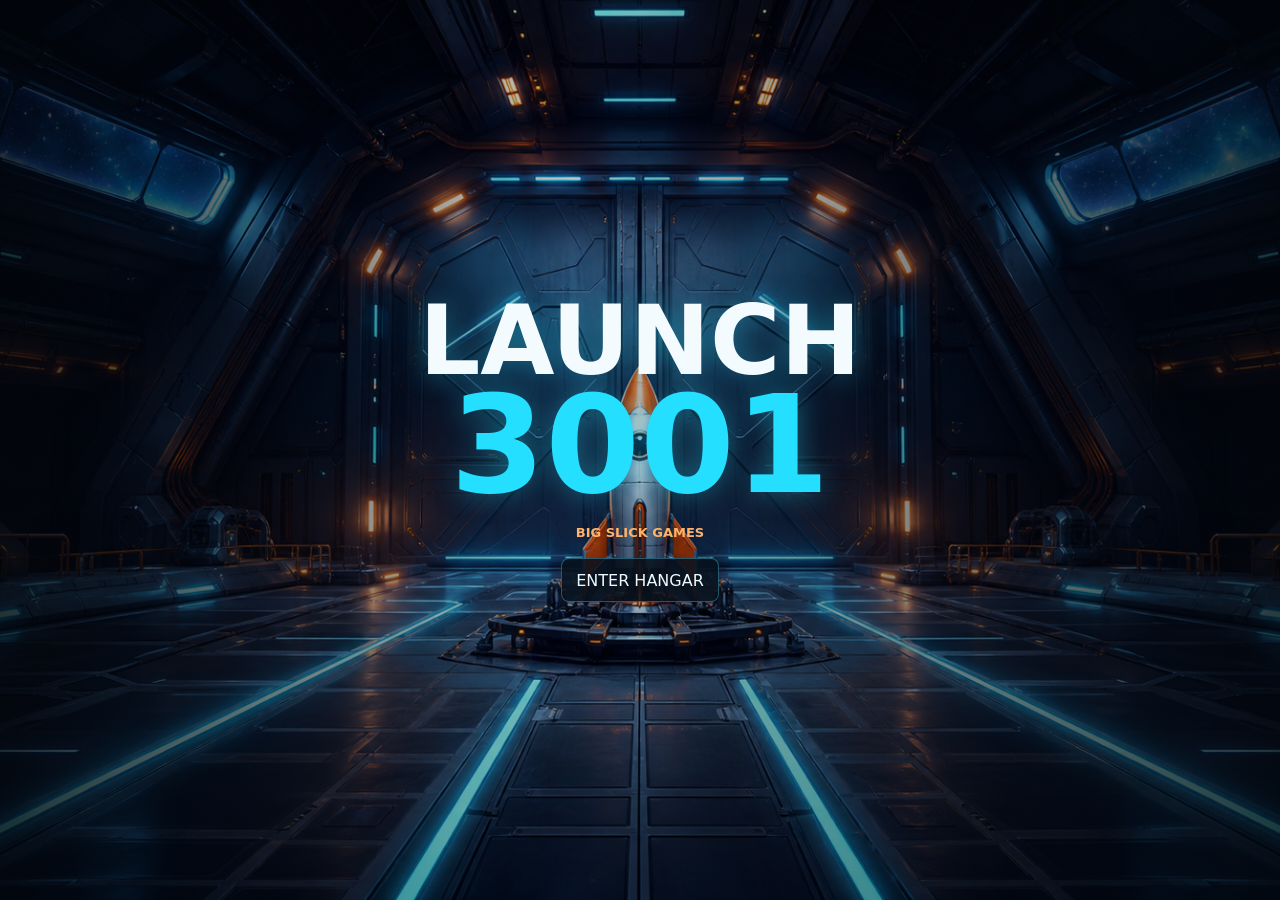
<file: launch3001/index.html>
<!doctype html>
<html lang="en">
  <head>
    <meta charset="UTF-8" />
    <meta name="viewport" content="width=device-width, initial-scale=1, maximum-scale=1, user-scalable=no, viewport-fit=cover" />
    <meta http-equiv="Cache-Control" content="no-store" />
    <meta http-equiv="Pragma" content="no-cache" />
    <meta http-equiv="Expires" content="0" />
    <meta name="theme-color" content="#05070b" />
    <meta name="description" content="Launch3001 is an endless VR rocket run through neon gates, caves, fuel drops, and landing checkpoints." />
    <link rel="manifest" href="/launch3001/manifest.webmanifest" />
    <link rel="icon" href="/launch3001/icons/launch3001-icon.svg" type="image/svg+xml" />
    <link rel="apple-touch-icon" href="/launch3001/icons/launch3001-icon.svg" />
    <title>Launch3001</title>
    <script type="module" crossorigin src="/launch3001/assets/index-C8nqYt6X.js"></script>
    <link rel="stylesheet" crossorigin href="/launch3001/assets/index-D6DknoH-.css">
  </head>
  <body>
    <div id="app"></div>
  </body>
</html>
</file>
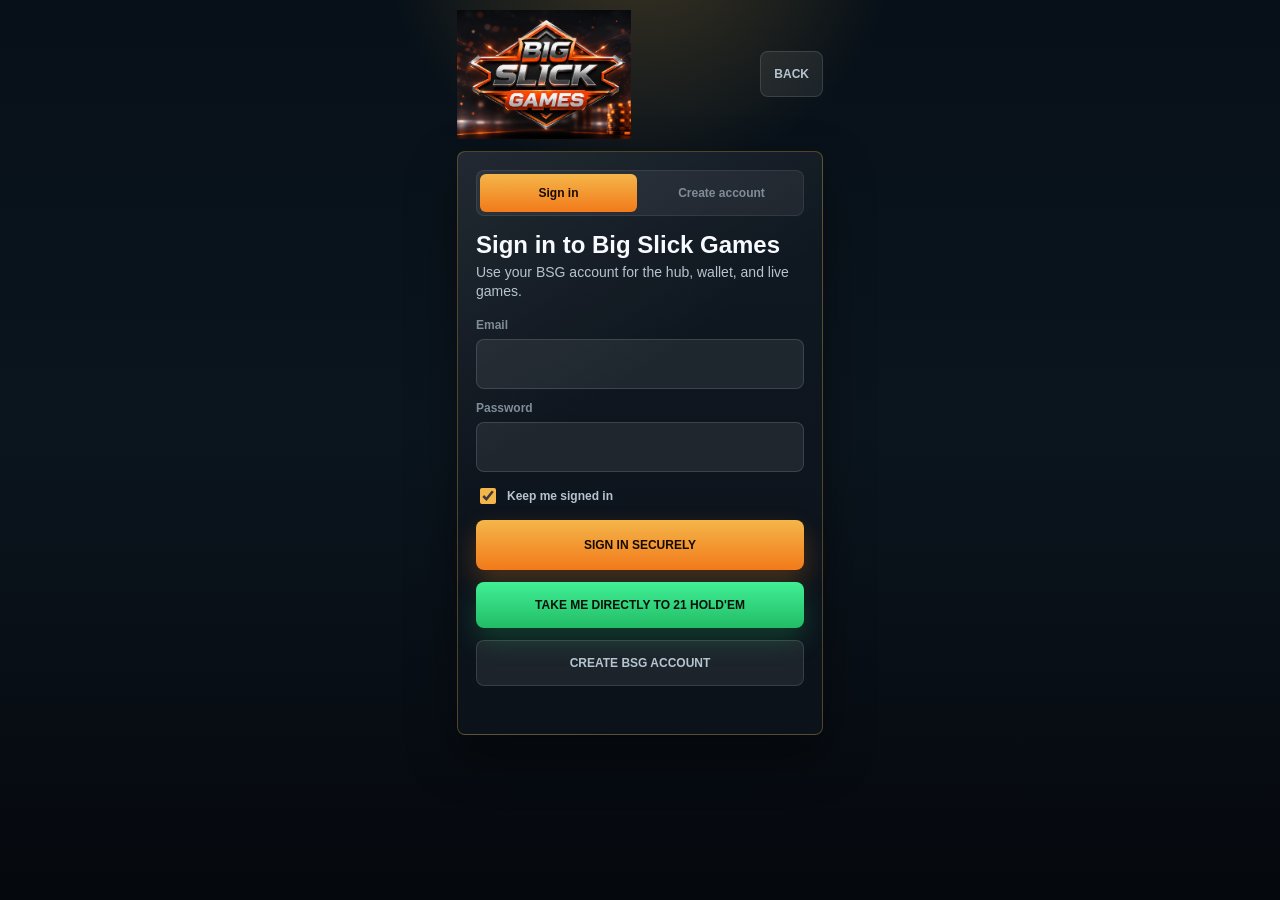
<file: login/index.html>
<!doctype html>
<html lang="en">
<head>
  <meta charset="utf-8">
  <meta name="viewport" content="width=device-width, initial-scale=1, viewport-fit=cover">
  <title>BSG Login | Big Slick Games</title>
  <style>
    :root {
      color-scheme: dark;
      --bg: #071018;
      --panel: #101821;
      --panel-2: #0b121a;
      --line: rgba(255, 255, 255, .12);
      --text: #f7fbff;
      --soft: #b6c4cf;
      --muted: #7f8d99;
      --gold: #f4b64a;
      --orange: #f27a1a;
      --green: #2fbf71;
      --danger: #ff7d7d;
    }

    * { box-sizing: border-box; }

    html,
    body {
      margin: 0;
      min-width: 320px;
      min-height: 100%;
      overflow-x: hidden;
      background: var(--bg);
      color: var(--text);
      font-family: Arial, Helvetica, sans-serif;
    }

    body {
      min-height: 100svh;
      display: grid;
      place-items: start center;
      padding: max(10px, env(safe-area-inset-top)) 12px max(18px, env(safe-area-inset-bottom));
      background:
        radial-gradient(circle at 50% -80px, rgba(244, 182, 74, .24), transparent 260px),
        linear-gradient(180deg, #071018 0%, #0b151e 48%, #05080d 100%);
    }

    main {
      width: min(calc(100vw - 24px), 366px);
      max-width: 366px;
      min-height: calc(100svh - 28px);
      display: grid;
      align-content: start;
      gap: 12px;
    }

    .brand-row {
      min-height: 76px;
      display: grid;
      grid-template-columns: 1fr auto;
      align-items: center;
      gap: 12px;
    }

    .brand {
      width: min(174px, 52vw);
      display: inline-grid;
      align-items: center;
    }

    .brand img {
      display: block;
      width: 100%;
      height: auto;
    }

    .back-link,
    button,
    .secondary-action,
    .game-action {
      min-height: 46px;
      border: 0;
      border-radius: 8px;
      padding: 0 14px;
      display: inline-flex;
      align-items: center;
      justify-content: center;
      font-size: 12px;
      font-weight: 900;
      letter-spacing: 0;
      text-decoration: none;
      text-transform: uppercase;
      cursor: pointer;
    }

    .back-link,
    .secondary-action,
    .game-action {
      color: var(--soft);
      background: rgba(255, 255, 255, .07);
      box-shadow: inset 0 0 0 1px var(--line);
    }

    .panel {
      width: 100%;
      display: grid;
      gap: 16px;
      padding: 18px;
      border: 1px solid rgba(244, 182, 74, .3);
      border-radius: 8px;
      background:
        linear-gradient(145deg, rgba(255, 255, 255, .075), transparent 42%),
        linear-gradient(180deg, var(--panel), var(--panel-2));
      box-shadow: 0 20px 50px rgba(0, 0, 0, .4);
    }

    .mode {
      display: grid;
      grid-template-columns: 1fr 1fr;
      gap: 6px;
      padding: 4px;
      border-radius: 8px;
      background: rgba(255, 255, 255, .06);
      box-shadow: inset 0 0 0 1px rgba(255, 255, 255, .08);
    }

    .mode a {
      min-height: 38px;
      border-radius: 6px;
      display: inline-flex;
      align-items: center;
      justify-content: center;
      color: var(--muted);
      font-size: 12px;
      font-weight: 900;
      text-decoration: none;
    }

    .mode a.is-active {
      color: #160a00;
      background: linear-gradient(180deg, var(--gold), var(--orange));
    }

    h1 {
      margin: 0;
      color: var(--text);
      font-size: 24px;
      line-height: 1.05;
      letter-spacing: 0;
    }

    p {
      margin: 6px 0 0;
      color: var(--soft);
      font-size: 14px;
      line-height: 1.4;
    }

    form,
    label,
    .actions {
      display: grid;
      gap: 12px;
    }

    label {
      gap: 7px;
      color: var(--muted);
      font-size: 12px;
      font-weight: 900;
    }

    input {
      width: 100%;
      min-width: 0;
      min-height: 50px;
      border: 1px solid rgba(255, 255, 255, .13);
      border-radius: 8px;
      padding: 0 14px;
      background: rgba(255, 255, 255, .075);
      color: var(--text);
      font-size: 16px;
      font-weight: 800;
      outline: none;
    }

    input:focus {
      border-color: var(--gold);
      box-shadow: 0 0 0 3px rgba(244, 182, 74, .16);
    }

    .remember {
      display: flex;
      align-items: center;
      gap: 8px;
      min-height: 24px;
      color: var(--soft);
      font-size: 12px;
      font-weight: 800;
    }

    .remember input {
      width: 16px;
      min-height: 16px;
      accent-color: var(--gold);
    }

    button {
      width: 100%;
      min-height: 50px;
      color: #160a00;
      background: linear-gradient(180deg, var(--gold), var(--orange));
      box-shadow: 0 12px 26px rgba(242, 122, 26, .28);
    }

    button:disabled {
      cursor: wait;
      opacity: .72;
      filter: saturate(.75);
    }

    .status {
      min-height: 18px;
      color: var(--danger);
      font-size: 13px;
      font-weight: 800;
      text-align: center;
    }

    .status.is-success {
      color: var(--green);
    }

    .secondary-action {
      width: 100%;
    }

    .game-action {
      width: 100%;
      color: #06120b;
      background: linear-gradient(180deg, #41ef94, #22bc66);
      box-shadow: 0 12px 26px rgba(34, 188, 102, .24);
    }
  </style>
</head>
<body>
  <main>
    <header class="brand-row">
      <a class="brand" href="../index.html" aria-label="Big Slick Games home">
        <img src="../assets/bsg-logo-center.png?v=20260726a" alt="Big Slick Games">
      </a>
      <a class="back-link" href="../index.html">Back</a>
    </header>

    <section class="panel" aria-label="Big Slick Games login">
      <nav class="mode" aria-label="Authentication mode">
        <a class="is-active" href="./">Sign in</a>
        <a href="https://21-holdem.com/register">Create account</a>
      </nav>

      <div>
        <h1>Sign in to Big Slick Games</h1>
        <p>Use your BSG account for the hub, wallet, and live games.</p>
      </div>

      <form id="loginForm" autocomplete="on" novalidate>
        <label>
          Email
          <input id="loginId" name="sEmail" type="email" autocomplete="username" inputmode="email" required>
        </label>

        <label>
          Password
          <input id="password" name="sPassword" type="password" autocomplete="current-password" required>
        </label>

        <label class="remember">
          <input id="remember" type="checkbox" checked>
          Keep me signed in
        </label>

        <div class="actions">
          <button id="submitButton" type="submit">Sign in securely</button>
          <a class="game-action" href="https://21-holdem.com/lobby">Take me directly to 21 Hold'em</a>
          <a class="secondary-action" href="https://21-holdem.com/register">Create BSG account</a>
        </div>

        <div id="status" class="status" role="status" aria-live="polite"></div>
      </form>
    </section>
  </main>

  <script>
    const form = document.getElementById('loginForm');
    const statusNode = document.getElementById('status');
    const submitButton = document.getElementById('submitButton');
    const remember = document.getElementById('remember');

    function setCookie(name, value, days) {
      const maxAge = days ? `; max-age=${days * 24 * 60 * 60}` : '';
      const secure = window.location.protocol === 'https:' ? '; secure' : '';
      document.cookie = `${name}=${encodeURIComponent(value)}; path=/; SameSite=Lax${secure}${maxAge}`;
    }

    function getAuthToken(payload) {
      return payload?.data?.authorization
        || payload?.authorization
        || payload?.data?.data?.authorization
        || '';
    }

    function setStatus(message, isSuccess = false) {
      statusNode.textContent = message;
      statusNode.classList.toggle('is-success', isSuccess);
    }

    form.addEventListener('submit', async (event) => {
      event.preventDefault();
      setStatus('');
      submitButton.disabled = true;
      submitButton.textContent = 'Signing in...';

      const login = document.getElementById('loginId').value.trim();
      const password = document.getElementById('password').value;

      if (!login || !password) {
        setStatus('Enter your email and password.');
        submitButton.disabled = false;
        submitButton.textContent = 'Sign in securely';
        return;
      }

      try {
        const response = await fetch('https://21-holdem.com/api/v1/auth/login', {
          method: 'POST',
          headers: { 'Content-Type': 'application/json' },
          body: JSON.stringify({
            sEmail: login,
            sPassword: password,
          }),
        });
        const payload = await response.json().catch(() => ({}));
        const token = getAuthToken(payload);

        if (!response.ok || !token) {
          setStatus(payload?.message || payload?.data?.message || 'Sign in failed.');
          return;
        }

        setCookie('sAuthToken', token, remember.checked ? 14 : undefined);
        setStatus('Signed in. Loading the hub...', true);
        window.location.assign('../index.html');
      } catch (error) {
        setStatus('Login service is not reachable.');
      } finally {
        submitButton.disabled = false;
        submitButton.textContent = 'Sign in securely';
      }
    });
  </script>
</body>
</html>
</file>
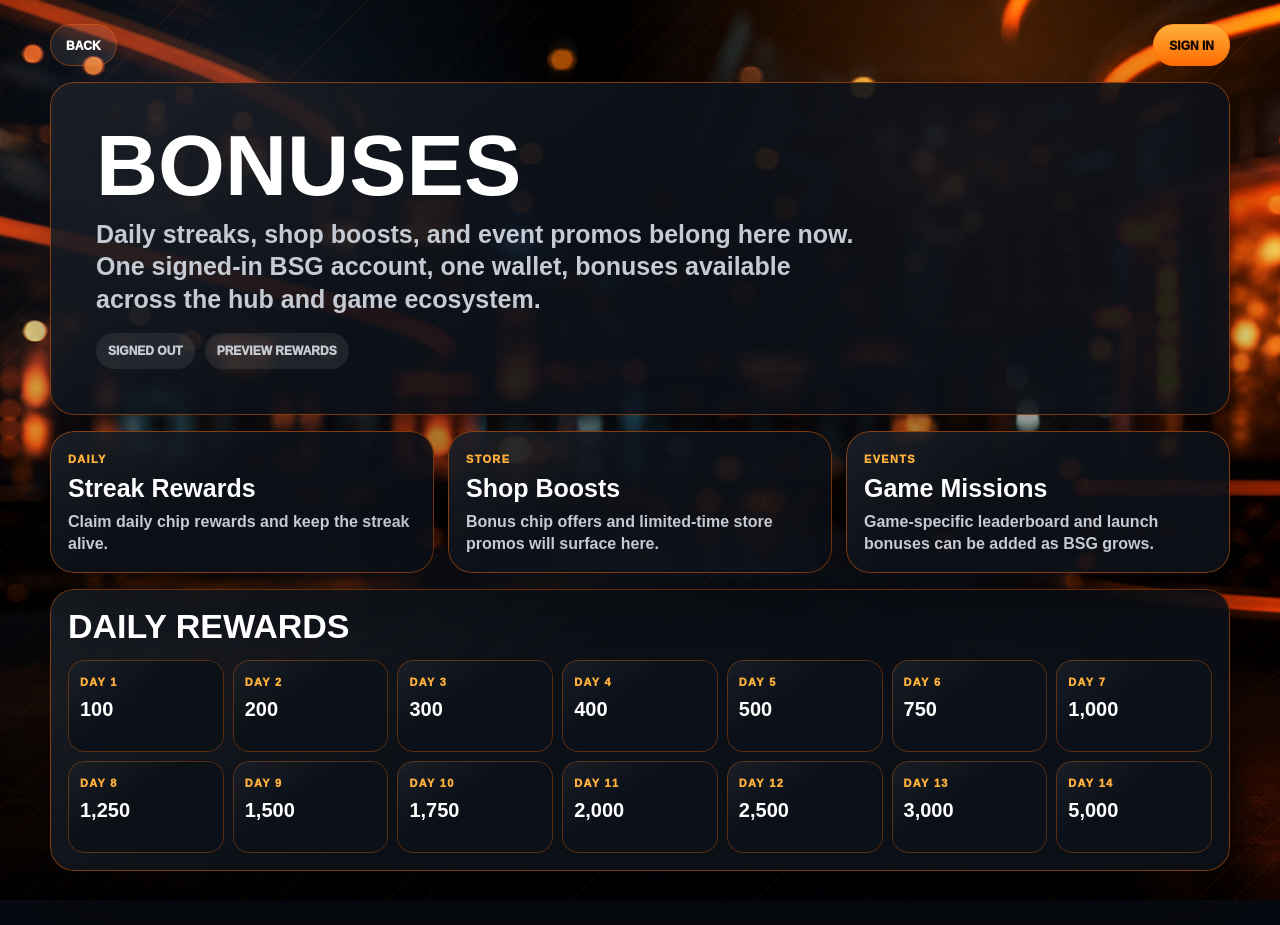
<file: bonuses.html>
<!doctype html>
<html lang="en">
<head>
  <meta charset="utf-8">
  <meta name="viewport" content="width=device-width, initial-scale=1">
  <title>Bonuses | Big Slick Games</title>
  <style>
    :root { color-scheme: dark; --ink:#fff; --soft:#c5cad3; --muted:#8f96a3; --orange:#ff6a00; --gold:#ffb13b; --panel:rgba(13,17,25,.9); --line:rgba(255,106,0,.48); --blue:#63a5ff; }
    * { box-sizing:border-box; }
    body { margin:0; min-height:100svh; font-family:Arial,Helvetica,sans-serif; color:var(--ink); background:radial-gradient(circle at 78% 8%, rgba(255,106,0,.28), transparent 30%), radial-gradient(circle at 18% 18%, rgba(99,165,255,.18), transparent 28%), url("./assets/hub-bokeh-background.png?v=20260716a") center/cover fixed no-repeat, #070a10; }
    body::before { content:""; position:fixed; inset:0; pointer-events:none; background:repeating-linear-gradient(135deg, rgba(255,106,0,.06) 0 1px, transparent 1px 26px); animation:drift 28s linear infinite; }
    @keyframes drift { to { background-position:104px 104px; } }
    a { color:inherit; text-decoration:none; }
    main { position:relative; z-index:1; width:min(100% - 28px, 1180px); margin:0 auto; padding:24px 0 54px; }
    .top { display:flex; justify-content:space-between; gap:12px; margin-bottom:16px; }
    .pill { display:inline-flex; align-items:center; justify-content:center; min-height:42px; padding:12px 16px 11px; border-radius:999px; background:rgba(255,255,255,.08); box-shadow:inset 0 0 0 1px rgba(255,106,0,.38); font-size:12px; font-weight:950; text-transform:uppercase; }
    .pill--hot { background:linear-gradient(180deg,#ffb13b,#ff6a00); color:#170700; }
    .hero, .panel, .bonus-card, .day { border-radius:24px; background:linear-gradient(145deg, rgba(255,255,255,.06), transparent 40%), var(--panel); box-shadow:inset 0 0 0 1px var(--line), 0 28px 80px rgba(0,0,0,.44); }
    .hero { padding:clamp(22px,5vw,46px); }
    h1 { margin:0; font-size:clamp(46px,8vw,86px); line-height:.88; text-transform:uppercase; }
    .lead { margin:14px 0 0; max-width:760px; color:var(--soft); font-size:clamp(18px,2.4vw,25px); font-weight:800; line-height:1.3; }
    .status { display:flex; flex-wrap:wrap; gap:10px; margin-top:18px; }
    .status span { display:inline-flex; min-height:36px; align-items:center; padding:9px 12px; border-radius:999px; background:rgba(255,255,255,.08); color:var(--soft); font-size:12px; font-weight:950; text-transform:uppercase; }
    .grid { display:grid; grid-template-columns:repeat(3,minmax(0,1fr)); gap:14px; margin-top:16px; }
    .bonus-card, .panel { padding:18px; }
    .bonus-card span, .day span { color:var(--gold); font-size:11px; font-weight:950; letter-spacing:.12em; text-transform:uppercase; }
    .bonus-card strong { display:block; margin-top:8px; font-size:25px; line-height:1.05; }
    .bonus-card p { margin:10px 0 0; color:var(--soft); font-weight:750; line-height:1.35; }
    .panel { margin-top:16px; }
    .panel h2 { margin:0 0 14px; font-size:34px; text-transform:uppercase; }
    .calendar { display:grid; grid-template-columns:repeat(7,minmax(0,1fr)); gap:9px; }
    .day { min-height:92px; padding:12px; border-radius:16px; box-shadow:inset 0 0 0 1px rgba(255,106,0,.32); }
    .day strong { display:block; margin-top:8px; color:var(--ink); font-size:20px; }
    .day.is-today { box-shadow:inset 0 0 0 1px rgba(255,177,59,.9), 0 0 22px rgba(255,106,0,.3); }
    .day.is-completed { opacity:.62; }
    button { margin-top:8px; min-height:30px; width:100%; border:0; border-radius:999px; background:linear-gradient(180deg,#ffb13b,#ff6a00); color:#170700; cursor:pointer; font:inherit; font-size:11px; font-weight:950; text-transform:uppercase; }
    button:disabled { cursor:not-allowed; filter:grayscale(.8); opacity:.6; }
    @media (max-width:850px) { .grid { grid-template-columns:1fr; } .calendar { grid-template-columns:repeat(2,minmax(0,1fr)); } }
  </style>
</head>
<body>
  <main>
    <nav class="top"><a class="pill" href="./index.html">Back</a><a id="loginLink" class="pill pill--hot" href="/login">Sign in</a></nav>
    <header class="hero">
      <h1>Bonuses</h1>
      <p class="lead">Daily streaks, shop boosts, and event promos belong here now. One signed-in BSG account, one wallet, bonuses available across the hub and game ecosystem.</p>
      <div id="status" class="status"><span>Checking session...</span></div>
    </header>
    <section class="grid">
      <article class="bonus-card"><span>Daily</span><strong>Streak Rewards</strong><p>Claim daily chip rewards and keep the streak alive.</p></article>
      <article class="bonus-card"><span>Store</span><strong>Shop Boosts</strong><p>Bonus chip offers and limited-time store promos will surface here.</p></article>
      <article class="bonus-card"><span>Events</span><strong>Game Missions</strong><p>Game-specific leaderboard and launch bonuses can be added as BSG grows.</p></article>
    </section>
    <section class="panel">
      <h2>Daily Rewards</h2>
      <div id="calendar" class="calendar" aria-label="Daily rewards"></div>
    </section>
  </main>
  <script>
    const fallbackRewards = [100, 200, 300, 400, 500, 750, 1000, 1250, 1500, 1750, 2000, 2500, 3000, 5000];
    const readCookie = (name) => document.cookie.split(';').map((v) => v.trim()).find((v) => v.startsWith(`${name}=`))?.split('=').slice(1).join('=') || '';
    const token = readCookie('sAuthToken');
    const status = document.getElementById('status');
    const calendar = document.getElementById('calendar');
    const loginLink = document.getElementById('loginLink');
    const chips = (value) => new Intl.NumberFormat('en-US').format(Number(value) || 0);
    let gameBaseUrl = '/';

    async function loadProjectConfig() {
      try {
        const response = await fetch('./projects.json');
        const payload = await response.json();
        gameBaseUrl = payload?.projects?.find((item) => item.id === '21holdem-game')?.url || gameBaseUrl;
      } catch {
        gameBaseUrl = '/';
      }
    }

    function resolveGameUrl(path) {
      try {
        const parsedUrl = new URL(gameBaseUrl, window.location.href);
        parsedUrl.pathname = path;
        parsedUrl.search = '';
        parsedUrl.hash = '';
        return parsedUrl.toString();
      } catch {
        return path;
      }
    }

    function gameFetch(path, options = {}) {
      return fetch(resolveGameUrl(path), options);
    }

    function setStatus(items) {
      status.innerHTML = items.map((item) => `<span>${item}</span>`).join('');
    }

    function render(days, claimableDay = 1, claimedThrough = 0) {
      calendar.innerHTML = days.map((amount, index) => {
        const day = index + 1;
        const isCompleted = day <= claimedThrough;
        const isToday = day === claimableDay && token && !isCompleted;
        return `<article class="day${isCompleted ? ' is-completed' : ''}${isToday ? ' is-today' : ''}">
          <span>Day ${day}</span><strong>${chips(amount)}</strong>
          ${isToday ? '<button type="button" data-claim="1">Claim</button>' : ''}
        </article>`;
      }).join('');
    }

    async function loadRewards() {
      await loadProjectConfig();
      loginLink.href = token ? './index.html' : './login/';
      loginLink.textContent = token ? 'Signed in' : 'Sign in';
      if (!token) {
        setStatus(['Signed out', 'Preview rewards']);
        render(fallbackRewards);
        return;
      }
      setStatus(['Signed in', 'Shared BSG session']);
      try {
        const response = await gameFetch('/api/v1/daily_rewards', { headers: { Authorization: token } });
        const payload = await response.json();
        const data = payload?.data || {};
        const rewards = Array.isArray(data.rewards) && data.rewards.length ? data.rewards : fallbackRewards;
        const eligible = Math.max(1, Number(data.eligibleDay) || 1);
        const claimedThrough = data.bTodayRewardClaimed ? eligible : Math.max(eligible - 1, 0);
        render(rewards.slice(0, 28), eligible, claimedThrough);
      } catch {
        setStatus(['Signed in', 'Preview rewards', 'API unavailable']);
        render(fallbackRewards, 1, 0);
      }
    }

    calendar.addEventListener('click', async (event) => {
      const button = event.target.closest('button[data-claim]');
      if (!button || !token) return;
      button.disabled = true;
      button.textContent = 'Claiming';
      try {
        const response = await gameFetch('/api/v1/daily_rewards/claim', { method: 'POST', headers: { Authorization: token } });
        const payload = await response.json();
        setStatus(['Claimed', payload?.message || 'Reward collected']);
        await loadRewards();
      } catch {
        setStatus(['Unable to claim', 'Try again in game']);
        button.disabled = false;
        button.textContent = 'Claim';
      }
    });

    loadRewards();
  </script>
</body>
</html>
</file>
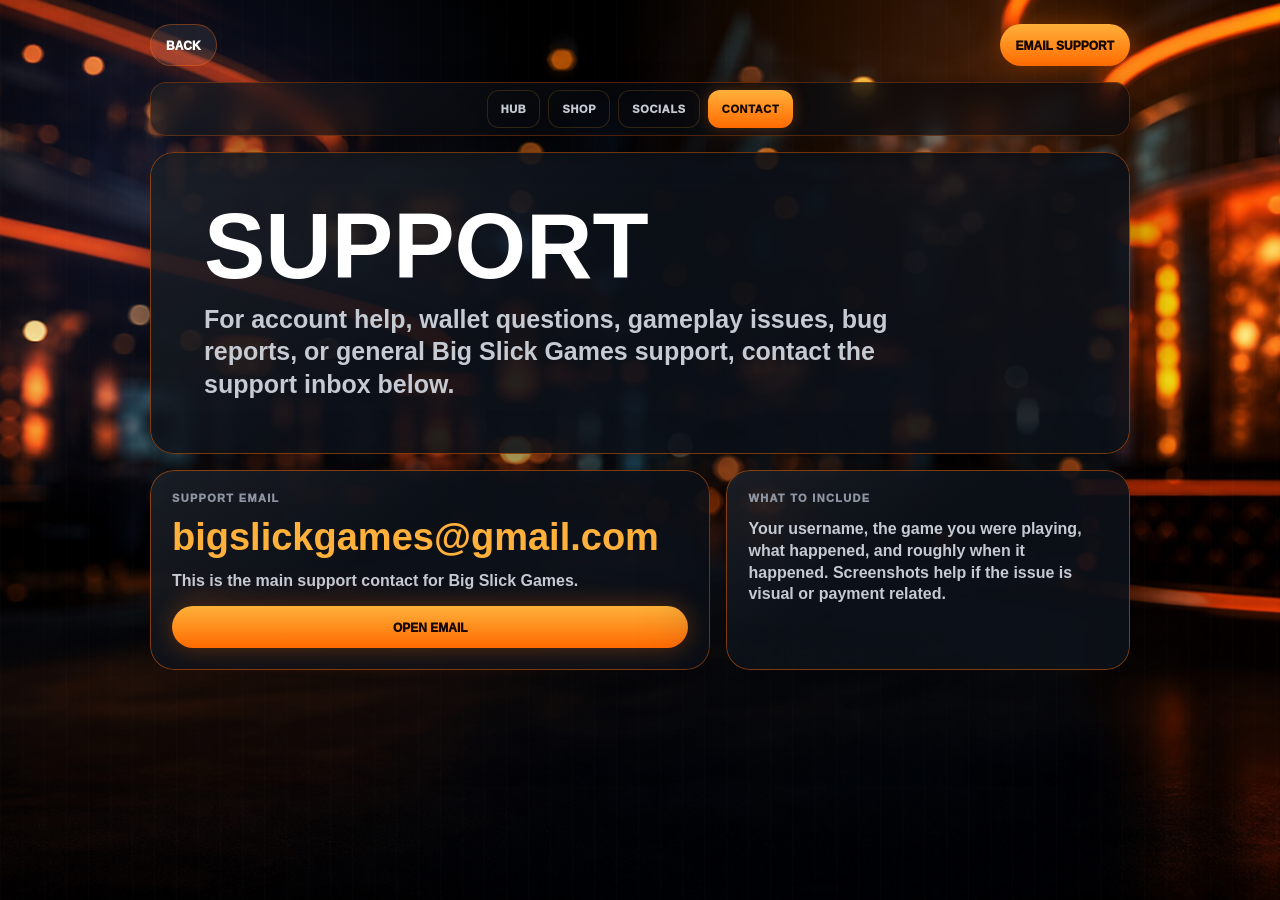
<file: contact.html>
<!doctype html>
<html lang="en">
<head>
  <meta charset="utf-8">
  <meta name="viewport" content="width=device-width, initial-scale=1">
  <title>Support | Big Slick Games</title>
  <style>
    :root {
      color-scheme: dark;
      --ink: #ffffff;
      --soft: #c5cad3;
      --muted: #8f96a3;
      --brand-orange: #ff6a00;
      --brand-orange-deep: #ff6a00;
      --brand-amber: #ffb13b;
      --brand-orange-rgb: 255, 106, 0;
      --brand-amber-rgb: 255, 177, 59;
      --panel: rgba(13, 17, 25, 0.9);
      --line: rgba(var(--brand-orange-rgb), 0.48);
    }

    * {
      box-sizing: border-box;
    }

    body {
      margin: 0;
      min-height: 100svh;
      font-family: Arial, Helvetica, sans-serif;
      color: var(--ink);
      background:
        radial-gradient(circle at 78% 8%, rgba(var(--brand-orange-rgb), 0.24), transparent 30%),
        radial-gradient(circle at 14% 20%, rgba(92, 124, 255, 0.16), transparent 28%),
        url("./assets/hub-bokeh-background.png?v=20260716a") center/cover fixed no-repeat,
        #070a10;
    }

    body::before {
      content: "";
      position: fixed;
      inset: 0;
      pointer-events: none;
      background: repeating-linear-gradient(90deg, rgba(255,255,255,0.035) 0 1px, transparent 1px 22px);
      opacity: 0.5;
      animation: drift 24s linear infinite;
    }

    @keyframes drift {
      to { background-position: 88px 0; }
    }

    a {
      color: inherit;
      text-decoration: none;
    }

    main {
      position: relative;
      z-index: 1;
      width: min(100% - 28px, 980px);
      margin: 0 auto;
      padding: 24px 0 54px;
    }

    .top {
      display: flex;
      justify-content: space-between;
      align-items: center;
      gap: 12px;
      margin-bottom: 16px;
    }

    .pill,
    .button {
      display: inline-flex;
      align-items: center;
      justify-content: center;
      min-height: 42px;
      padding: 12px 16px 11px;
      border-radius: 999px;
      font-size: 12px;
      font-weight: 950;
      text-transform: uppercase;
    }

    .pill {
      background: rgba(255,255,255,0.08);
      box-shadow: inset 0 0 0 1px rgba(var(--brand-orange-rgb), 0.38);
    }

    .button {
      border: 0;
      background: linear-gradient(180deg, var(--brand-amber), var(--brand-orange));
      color: #170700;
      box-shadow: 0 0 24px rgba(var(--brand-orange-rgb), 0.34);
    }

    .site-nav {
      display: flex;
      align-items: center;
      justify-content: center;
      gap: 8px;
      margin-bottom: 16px;
      padding: 8px;
      border-radius: 16px;
      background: linear-gradient(145deg, rgba(255,255,255,0.06), transparent 44%), rgba(8,11,16,0.72);
      box-shadow: inset 0 0 0 1px rgba(var(--brand-orange-rgb), 0.28), 0 14px 32px rgba(0,0,0,0.28);
      backdrop-filter: blur(12px) saturate(1.2);
    }

    .site-nav__link {
      display: inline-flex;
      align-items: center;
      justify-content: center;
      min-height: 38px;
      padding: 10px 14px 9px;
      border-radius: 12px;
      color: var(--soft);
      font-size: 11px;
      font-weight: 950;
      letter-spacing: 0.06em;
      line-height: 1;
      text-transform: uppercase;
      white-space: nowrap;
      box-shadow: inset 0 0 0 1px rgba(var(--brand-amber-rgb), 0.16);
    }

    .site-nav__link.is-active {
      background: linear-gradient(180deg, var(--brand-amber), var(--brand-orange));
      color: #170700;
      box-shadow: 0 0 16px rgba(var(--brand-orange-rgb), 0.3);
    }

    .hero,
    .contact-card {
      border-radius: 24px;
      background: linear-gradient(145deg, rgba(255,255,255,0.06), transparent 40%), var(--panel);
      box-shadow: inset 0 0 0 1px var(--line), 0 28px 80px rgba(0,0,0,0.44);
    }

    .hero {
      padding: clamp(24px, 5vw, 54px);
    }

    h1 {
      margin: 0;
      font-size: clamp(48px, 9vw, 92px);
      line-height: 0.88;
      text-transform: uppercase;
    }

    .lead {
      margin: 16px 0 0;
      max-width: 720px;
      color: var(--soft);
      font-size: clamp(18px, 2.4vw, 25px);
      font-weight: 800;
      line-height: 1.3;
    }

    .grid {
      display: grid;
      grid-template-columns: minmax(0, 1fr) minmax(260px, 0.72fr);
      gap: 16px;
      margin-top: 16px;
    }

    .contact-card {
      display: grid;
      gap: 14px;
      align-content: start;
      padding: 22px;
    }

    .contact-card span {
      color: var(--muted);
      font-size: 11px;
      font-weight: 950;
      letter-spacing: 0.12em;
      text-transform: uppercase;
    }

    .contact-card strong {
      color: var(--brand-amber);
      font-size: clamp(24px, 4vw, 38px);
      line-height: 1;
      word-break: break-word;
    }

    .contact-card p {
      margin: 0;
      color: var(--soft);
      font-size: 16px;
      font-weight: 800;
      line-height: 1.35;
    }

    @media (max-width: 760px) {
      .site-nav {
        justify-content: flex-start;
        overflow-x: auto;
        scrollbar-width: thin;
      }

      .site-nav__link {
        flex: 0 0 auto;
        min-height: 34px;
        padding: 9px 11px 8px;
        font-size: 10px;
      }

      .grid {
        grid-template-columns: 1fr;
      }
    }
  </style>
</head>
<body>
  <main>
    <nav class="top">
      <a class="pill" href="./index.html">Back</a>
      <a class="button" href="mailto:bigslickgames@gmail.com">Email Support</a>
    </nav>

    <nav class="site-nav" aria-label="Primary navigation">
      <a class="site-nav__link" href="./index.html">Hub</a>
      <a class="site-nav__link" href="./shop.html">Shop</a>
      <a class="site-nav__link" href="./socials.html">Socials</a>
      <a class="site-nav__link is-active" href="./contact.html">Contact</a>
    </nav>

    <header class="hero">
      <h1>Support</h1>
      <p class="lead">For account help, wallet questions, gameplay issues, bug reports, or general Big Slick Games support, contact the support inbox below.</p>
    </header>

    <section class="grid" aria-label="Support contact options">
      <article class="contact-card">
        <span>Support Email</span>
        <strong>bigslickgames@gmail.com</strong>
        <p>This is the main support contact for Big Slick Games.</p>
        <a class="button" href="mailto:bigslickgames@gmail.com?subject=Big%20Slick%20Games%20Support">Open Email</a>
      </article>

      <article class="contact-card">
        <span>What To Include</span>
        <p>Your username, the game you were playing, what happened, and roughly when it happened. Screenshots help if the issue is visual or payment related.</p>
      </article>
    </section>
  </main>
</body>
</html>
</file>
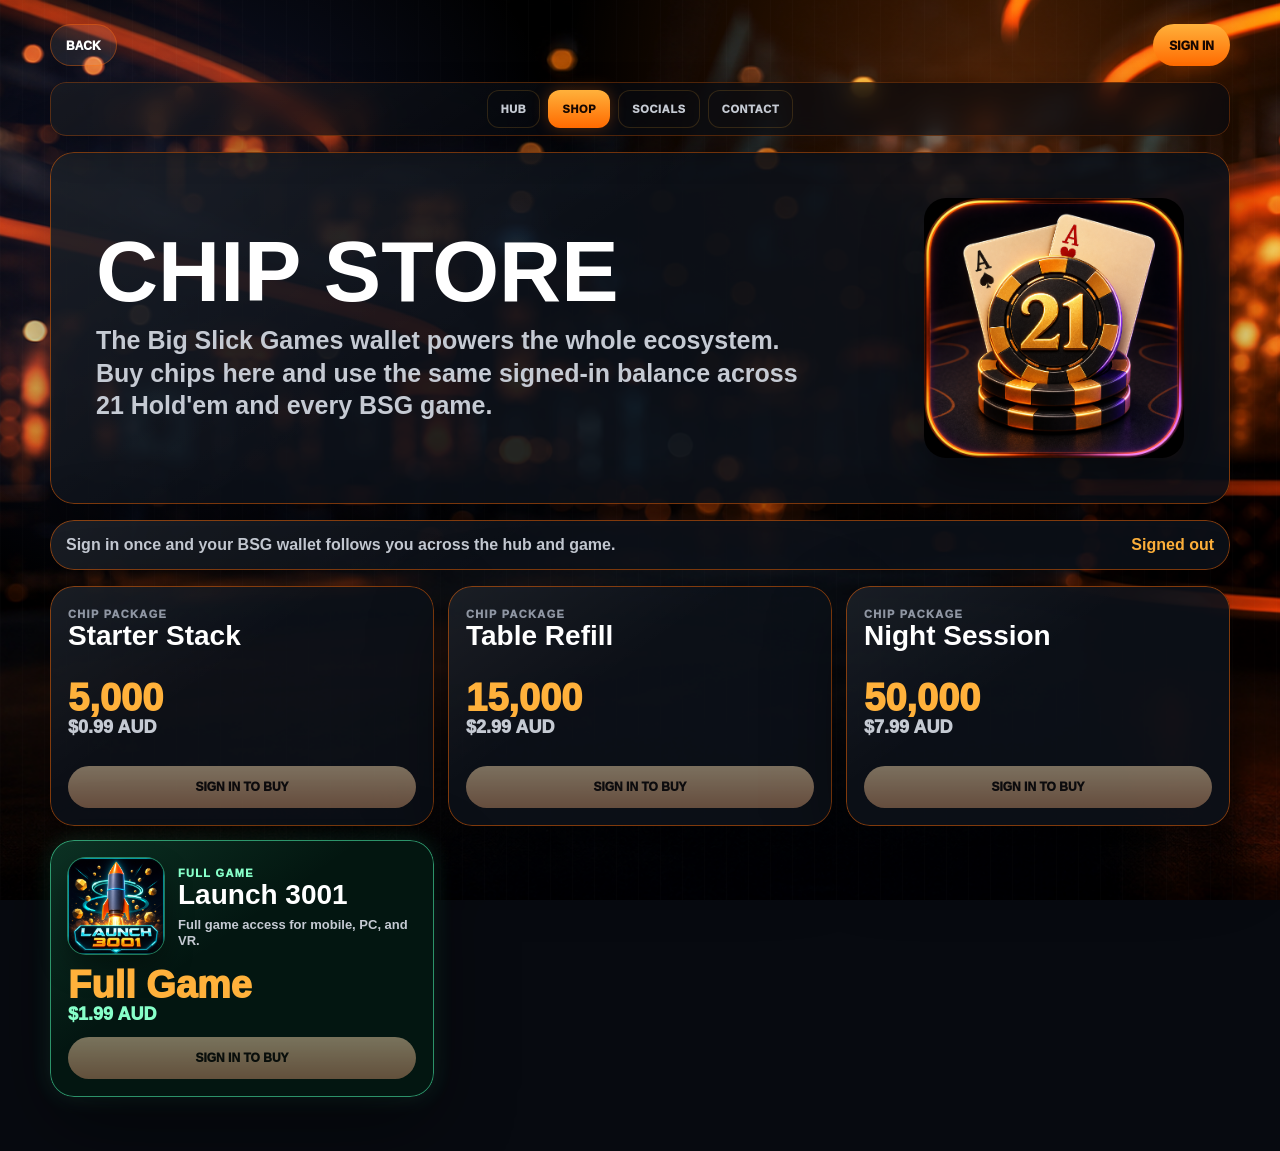
<file: shop.html>
<!doctype html>
<html lang="en">
<head>
  <meta charset="utf-8">
  <meta name="viewport" content="width=device-width, initial-scale=1">
  <title>Chip Store | Big Slick Games</title>
  <style>
    :root { color-scheme: dark; --ink:#fff; --soft:#c5cad3; --muted:#8f96a3; --orange:#ff6a00; --gold:#ffb13b; --green:#46dfa0; --panel:rgba(13,17,25,.9); --line:rgba(255,106,0,.48); }
    * { box-sizing: border-box; }
    body { margin:0; min-height:100svh; font-family:Arial,Helvetica,sans-serif; color:var(--ink); background: radial-gradient(circle at 78% 8%, rgba(255,106,0,.28), transparent 30%), radial-gradient(circle at 14% 20%, rgba(92,124,255,.18), transparent 28%), url("./assets/hub-bokeh-background.png?v=20260716a") center/cover fixed no-repeat, #070a10; }
    body::before { content:""; position:fixed; inset:0; pointer-events:none; background:repeating-linear-gradient(90deg, rgba(255,255,255,.035) 0 1px, transparent 1px 22px); opacity:.5; animation:drift 24s linear infinite; }
    @keyframes drift { to { background-position:88px 0; } }
    a { color:inherit; text-decoration:none; }
    main { position:relative; z-index:1; width:min(100% - 28px, 1180px); margin:0 auto; padding:24px 0 54px; }
    .top { display:flex; justify-content:space-between; align-items:center; gap:12px; margin-bottom:16px; }
    .pill { display:inline-flex; align-items:center; justify-content:center; min-height:42px; padding:12px 16px 11px; border-radius:999px; background:rgba(255,255,255,.08); box-shadow:inset 0 0 0 1px rgba(255,106,0,.38); font-size:12px; font-weight:950; text-transform:uppercase; }
    .pill--hot { background:linear-gradient(180deg,#ffb13b,#ff6a00); color:#170700; box-shadow:0 0 24px rgba(255,106,0,.34); }
    .site-nav { display:flex; align-items:center; justify-content:center; gap:8px; margin-bottom:16px; padding:8px; border-radius:16px; background:linear-gradient(145deg, rgba(255,255,255,.06), transparent 44%), rgba(8,11,16,.72); box-shadow:inset 0 0 0 1px rgba(255,106,0,.28), 0 14px 32px rgba(0,0,0,.28); backdrop-filter:blur(12px) saturate(1.2); }
    .site-nav__link { display:inline-flex; align-items:center; justify-content:center; min-height:38px; padding:10px 14px 9px; border-radius:12px; color:var(--soft); font-size:11px; font-weight:950; letter-spacing:.06em; line-height:1; text-transform:uppercase; white-space:nowrap; box-shadow:inset 0 0 0 1px rgba(255,177,59,.16); }
    .site-nav__link.is-active { background:linear-gradient(180deg,#ffb13b,#ff6a00); color:#170700; box-shadow:0 0 16px rgba(255,106,0,.3); }
    .site-nav__link--launch { color:#87ffc9; box-shadow:inset 0 0 0 1px rgba(70,223,160,.32); }
    .hero, .store-card, .status { border-radius:24px; background:linear-gradient(145deg, rgba(255,255,255,.06), transparent 40%), var(--panel); box-shadow:inset 0 0 0 1px var(--line), 0 28px 80px rgba(0,0,0,.44); }
    .hero { display:grid; grid-template-columns:minmax(0,1fr) 260px; gap:24px; align-items:center; padding:clamp(22px,5vw,46px); overflow:hidden; }
    h1 { margin:0; font-size:clamp(46px,8vw,86px); line-height:.88; text-transform:uppercase; }
    .lead { margin:14px 0 0; max-width:720px; color:var(--soft); font-size:clamp(18px,2.4vw,25px); font-weight:800; line-height:1.3; }
    .hero img { width:100%; border-radius:22px; filter:drop-shadow(0 18px 30px rgba(0,0,0,.46)); }
    .status { display:flex; justify-content:space-between; gap:12px; align-items:center; margin-top:16px; padding:16px; color:var(--soft); font-weight:850; }
    .status strong { color:var(--gold); }
    .grid { display:grid; grid-template-columns:repeat(3,minmax(0,1fr)); gap:14px; margin-top:16px; }
    .store-card { min-height:240px; display:grid; gap:12px; align-content:space-between; padding:18px; }
    .store-card span { color:var(--muted); font-size:11px; font-weight:950; letter-spacing:.12em; text-transform:uppercase; }
    .store-card h2 { margin:0; font-size:28px; line-height:1; }
    .store-card h2 a { color:inherit; text-decoration:none; }
    .store-card h2 a:hover, .store-card h2 a:focus-visible { color:var(--gold); text-shadow:0 0 14px rgba(255,177,59,.32); }
    .chips { color:var(--gold); font-size:38px; font-weight:950; line-height:1; }
    .price { color:var(--soft); font-size:18px; font-weight:950; }
    .store-card--game { background:linear-gradient(145deg, rgba(70,223,160,.14), transparent 42%), rgba(4,24,18,.92); box-shadow:inset 0 0 0 1px rgba(70,223,160,.62), 0 28px 80px rgba(0,0,0,.44), 0 0 22px rgba(70,223,160,.16); }
    .store-card--game span, .store-card--game .price { color:#87ffc9; }
    .store-art { width:96px; height:96px; border-radius:18px; object-fit:cover; box-shadow:0 0 0 1px rgba(70,223,160,.5), 0 14px 28px rgba(0,0,0,.38); }
    .game-product { display:grid; grid-template-columns:96px minmax(0,1fr); gap:14px; align-items:center; }
    .game-product p { margin:8px 0 0; color:var(--soft); font-size:13px; font-weight:850; line-height:1.25; }
    .store-card--owned button { background:linear-gradient(180deg,#46dfa0,#12784d); }
    button { min-height:42px; border:0; border-radius:999px; background:linear-gradient(180deg,#ffb13b,#ff6a00); color:#170700; cursor:pointer; font:inherit; font-size:12px; font-weight:950; text-transform:uppercase; }
    button:disabled { cursor:not-allowed; filter:grayscale(.7); opacity:.58; }
    @media (max-width:800px) { .site-nav { justify-content:flex-start; overflow-x:auto; scrollbar-width:thin; } .site-nav__link { flex:0 0 auto; min-height:34px; padding:9px 11px 8px; font-size:10px; } .hero { grid-template-columns:1fr; } .hero img { max-width:260px; } .grid { grid-template-columns:1fr; } .status { align-items:flex-start; flex-direction:column; } }
    @media (max-width:420px) { .game-product { grid-template-columns:76px minmax(0,1fr); } .store-art { width:76px; height:76px; } }
  </style>
</head>
<body>
  <main>
    <nav class="top"><a class="pill" href="./index.html">Back</a><a id="loginLink" class="pill pill--hot" href="/login">Sign in</a></nav>
    <nav class="site-nav" aria-label="Primary navigation">
      <a class="site-nav__link" href="./index.html">Hub</a>
      <a class="site-nav__link is-active" href="./shop.html">Shop</a>
      <a class="site-nav__link" href="./socials.html">Socials</a>
      <a class="site-nav__link" href="./contact.html">Contact</a>
    </nav>
    <header class="hero">
      <div><h1>Chip Store</h1><p class="lead">The Big Slick Games wallet powers the whole ecosystem. Buy chips here and use the same signed-in balance across 21 Hold'em and every BSG game.</p></div>
      <img src="./assets/icon-21-stackem-simple.png?v=20260716a" alt="">
    </header>
    <section id="sessionStatus" class="status"><span>Checking shared session...</span><strong>BSG Wallet</strong></section>
    <section id="shopGrid" class="grid" aria-label="Chip packages"></section>
  </main>
  <script>
    const fallbackPackages = [
      { sTitle: 'Starter Stack', nChips: 5000, nPrice: 0.99, sCurrency: 'AUD' },
      { sTitle: 'Table Refill', nChips: 15000, nPrice: 2.99, sCurrency: 'AUD' },
      { sTitle: 'Night Session', nChips: 50000, nPrice: 7.99, sCurrency: 'AUD' },
    ];
    const launch3001Product = {
      sType: 'game',
      sTitle: 'Launch 3001',
      sDescription: 'Full game access for mobile, PC, and VR.',
      nPrice: 1.99,
      sCurrency: 'AUD',
      sImage: './assets/icon-launch-3001.png?v=20260719a',
      sProductId: 'launch3001',
    };
    const launch3001OwnedKey = 'bsg.launch3001.fullGame';
    const readCookie = (name) => document.cookie.split(';').map((v) => v.trim()).find((v) => v.startsWith(`${name}=`))?.split('=').slice(1).join('=') || '';
    const token = readCookie('sAuthToken');
    const status = document.getElementById('sessionStatus');
    const grid = document.getElementById('shopGrid');
    const loginLink = document.getElementById('loginLink');
    const money = (value, currency = 'AUD') => new Intl.NumberFormat('en-AU', { style: 'currency', currency }).format(Number(value) || 0);
    const chips = (value) => new Intl.NumberFormat('en-US').format(Number(value) || 0);
    let gameBaseUrl = '/';

    async function loadProjectConfig() {
      try {
        const response = await fetch('./projects.json');
        const payload = await response.json();
        gameBaseUrl = payload?.projects?.find((item) => item.id === '21holdem-game')?.url || gameBaseUrl;
      } catch {
        gameBaseUrl = '/';
      }
    }

    function resolveGameUrl(path) {
      try {
        const parsedUrl = new URL(gameBaseUrl, window.location.href);
        parsedUrl.pathname = path;
        parsedUrl.search = '';
        parsedUrl.hash = '';
        return parsedUrl.toString();
      } catch {
        return path;
      }
    }

    function gameFetch(path, options = {}) {
      return fetch(resolveGameUrl(path), options);
    }

    function setStatus(message, strong = 'BSG Wallet') {
      status.innerHTML = `<span>${message}</span><strong>${strong}</strong>`;
    }

    function render(items) {
      const products = [...items, launch3001Product];
      grid.innerHTML = products.map((item) => {
        if (item.sType === 'game' && item.sProductId === 'launch3001') {
          const owned = localStorage.getItem(launch3001OwnedKey) === 'true';
          return `
            <article class="store-card store-card--game${owned ? ' store-card--owned' : ''}">
              <div class="game-product">
                <img class="store-art" src="${item.sImage}" alt="">
                <div><span>Full Game</span><h2><a href="https://launch3001.netlify.app" target="_blank" rel="noopener noreferrer">${item.sTitle}</a></h2><p>${item.sDescription}</p></div>
              </div>
              <div><div class="chips">Full Game</div><div class="price">${money(item.nPrice, item.sCurrency)} AUD</div></div>
              <button type="button" data-product="launch3001" data-price="${Number(item.nPrice)}"${owned || !token ? ' disabled' : ''}>${owned ? 'Owned' : token ? 'Buy Launch 3001' : 'Sign in to buy'}</button>
            </article>
          `;
        }

        return `
          <article class="store-card">
            <div><span>Chip Package</span><h2>${item.sTitle || 'Chip Pack'}</h2></div>
            <div><div class="chips">${chips(item.nChips)}</div><div class="price">${money(item.nPrice, item.sCurrency || 'AUD')} AUD</div></div>
            <button type="button" data-price="${Number(item.nPrice)}"${token ? '' : ' disabled'}>${token ? 'Buy Chips' : 'Sign in to buy'}</button>
          </article>
        `;
      }).join('');
    }

    async function loadShop() {
      await loadProjectConfig();
      loginLink.href = token ? './index.html' : './login/';
      loginLink.textContent = token ? 'Signed in' : 'Sign in';
      if (!token) {
        setStatus('Sign in once and your BSG wallet follows you across the hub and game.', 'Signed out');
        grid.dataset.liveItems = JSON.stringify(fallbackPackages);
        render(fallbackPackages);
        return;
      }
      setStatus('Signed in with the shared BSG session cookie.', 'Active');
      try {
        const response = await gameFetch('/api/v1/shop', { headers: { Authorization: token } });
        const payload = await response.json();
        const items = Array.isArray(payload?.data) && payload.data.length ? payload.data : fallbackPackages;
        grid.dataset.liveItems = JSON.stringify(items);
        render(items);
      } catch {
        grid.dataset.liveItems = JSON.stringify(fallbackPackages);
        render(fallbackPackages);
        setStatus('Store preview loaded. Live shop API was not reachable from this hub route.', 'Preview');
      }
    }

    grid.addEventListener('click', async (event) => {
      const button = event.target.closest('button[data-price]');
      if (!button) return;
      if (button.dataset.product === 'launch3001') {
        if (!token) return;
        const confirmed = window.confirm('Purchase Launch 3001 full game access for $1.99 AUD?');
        if (!confirmed) return;
        localStorage.setItem(launch3001OwnedKey, 'true');
        setStatus('Launch 3001 full game unlocked. Return to the hub and DEMO will show as PLAY.', 'Purchased');
        render(grid.dataset.liveItems ? JSON.parse(grid.dataset.liveItems) : fallbackPackages);
        return;
      }

      if (!token) return;
      button.disabled = true;
      button.textContent = 'Starting...';
      try {
        const response = await gameFetch('/api/v1/shop/buy', {
          method: 'POST',
          headers: { 'Content-Type': 'application/json', Authorization: token },
          body: JSON.stringify({ nPrice: Number(button.dataset.price) }),
        });
        const payload = await response.json();
        if (payload?.data?.checkoutUrl) window.location.assign(payload.data.checkoutUrl);
        else setStatus(payload?.message || 'Purchase completed.', 'Success');
      } catch {
        setStatus('Unable to start checkout from the hub. Open the game shop if this persists.', 'Checkout');
      } finally {
        button.disabled = false;
        button.textContent = 'Buy Chips';
      }
    });

    loadShop();
  </script>
</body>
</html>
</file>
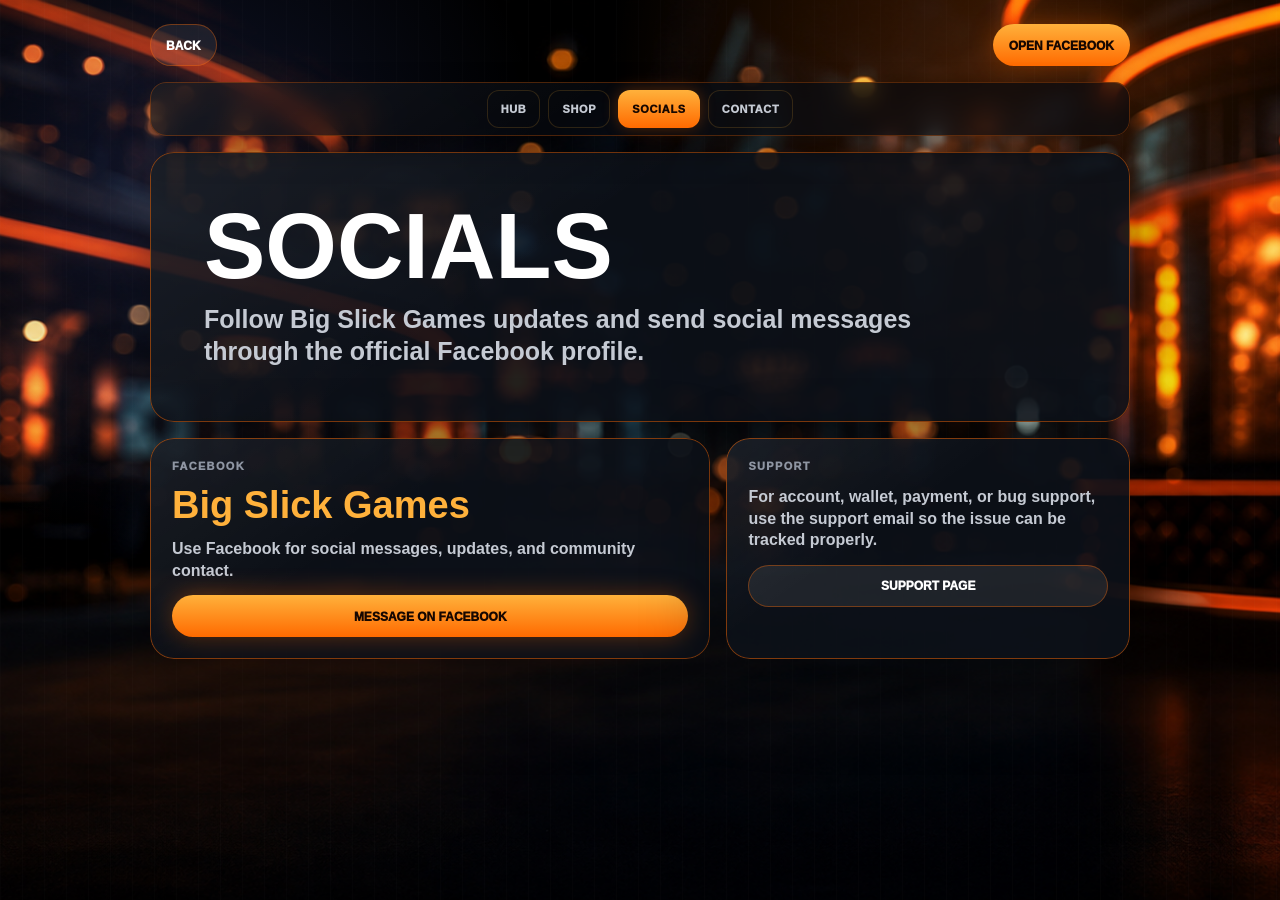
<file: socials.html>
<!doctype html>
<html lang="en">
<head>
  <meta charset="utf-8">
  <meta name="viewport" content="width=device-width, initial-scale=1">
  <title>Socials | Big Slick Games</title>
  <style>
    :root {
      color-scheme: dark;
      --ink: #ffffff;
      --soft: #c5cad3;
      --muted: #8f96a3;
      --brand-orange: #ff6a00;
      --brand-amber: #ffb13b;
      --brand-orange-rgb: 255, 106, 0;
      --panel: rgba(13, 17, 25, 0.9);
      --line: rgba(var(--brand-orange-rgb), 0.48);
    }

    * { box-sizing: border-box; }

    body {
      margin: 0;
      min-height: 100svh;
      font-family: Arial, Helvetica, sans-serif;
      color: var(--ink);
      background:
        radial-gradient(circle at 78% 8%, rgba(var(--brand-orange-rgb), 0.24), transparent 30%),
        radial-gradient(circle at 14% 20%, rgba(92, 124, 255, 0.16), transparent 28%),
        url("./assets/hub-bokeh-background.png?v=20260716a") center/cover fixed no-repeat,
        #070a10;
    }

    body::before {
      content: "";
      position: fixed;
      inset: 0;
      pointer-events: none;
      background: repeating-linear-gradient(90deg, rgba(255,255,255,0.035) 0 1px, transparent 1px 22px);
      opacity: 0.5;
      animation: drift 24s linear infinite;
    }

    @keyframes drift { to { background-position: 88px 0; } }

    a { color: inherit; text-decoration: none; }

    main {
      position: relative;
      z-index: 1;
      width: min(100% - 28px, 980px);
      margin: 0 auto;
      padding: 24px 0 54px;
    }

    .top {
      display: flex;
      justify-content: space-between;
      align-items: center;
      gap: 12px;
      margin-bottom: 16px;
    }

    .pill,
    .button {
      display: inline-flex;
      align-items: center;
      justify-content: center;
      min-height: 42px;
      padding: 12px 16px 11px;
      border-radius: 999px;
      font-size: 12px;
      font-weight: 950;
      text-transform: uppercase;
    }

    .pill {
      background: rgba(255,255,255,0.08);
      box-shadow: inset 0 0 0 1px rgba(var(--brand-orange-rgb), 0.38);
    }

    .button {
      border: 0;
      background: linear-gradient(180deg, var(--brand-amber), var(--brand-orange));
      color: #170700;
      box-shadow: 0 0 24px rgba(var(--brand-orange-rgb), 0.34);
    }

    .site-nav {
      display: flex;
      align-items: center;
      justify-content: center;
      gap: 8px;
      margin-bottom: 16px;
      padding: 8px;
      border-radius: 16px;
      background: linear-gradient(145deg, rgba(255,255,255,0.06), transparent 44%), rgba(8,11,16,0.72);
      box-shadow: inset 0 0 0 1px rgba(var(--brand-orange-rgb), 0.28), 0 14px 32px rgba(0,0,0,0.28);
      backdrop-filter: blur(12px) saturate(1.2);
    }

    .site-nav__link {
      display: inline-flex;
      align-items: center;
      justify-content: center;
      min-height: 38px;
      padding: 10px 14px 9px;
      border-radius: 12px;
      color: var(--soft);
      font-size: 11px;
      font-weight: 950;
      letter-spacing: 0.06em;
      line-height: 1;
      text-transform: uppercase;
      white-space: nowrap;
      box-shadow: inset 0 0 0 1px rgba(255,177,59,0.16);
    }

    .site-nav__link.is-active {
      background: linear-gradient(180deg, var(--brand-amber), var(--brand-orange));
      color: #170700;
      box-shadow: 0 0 16px rgba(var(--brand-orange-rgb), 0.3);
    }

    .site-nav__link--launch {
      color: #87ffc9;
      box-shadow: inset 0 0 0 1px rgba(70,223,160,0.32);
    }

    .hero,
    .social-card {
      border-radius: 24px;
      background: linear-gradient(145deg, rgba(255,255,255,0.06), transparent 40%), var(--panel);
      box-shadow: inset 0 0 0 1px var(--line), 0 28px 80px rgba(0,0,0,0.44);
    }

    .hero { padding: clamp(24px, 5vw, 54px); }

    h1 {
      margin: 0;
      font-size: clamp(48px, 9vw, 92px);
      line-height: 0.88;
      text-transform: uppercase;
    }

    .lead {
      margin: 16px 0 0;
      max-width: 720px;
      color: var(--soft);
      font-size: clamp(18px, 2.4vw, 25px);
      font-weight: 800;
      line-height: 1.3;
    }

    .grid {
      display: grid;
      grid-template-columns: minmax(0, 1fr) minmax(260px, 0.72fr);
      gap: 16px;
      margin-top: 16px;
    }

    .social-card {
      display: grid;
      gap: 14px;
      align-content: start;
      padding: 22px;
    }

    .social-card span {
      color: var(--muted);
      font-size: 11px;
      font-weight: 950;
      letter-spacing: 0.12em;
      text-transform: uppercase;
    }

    .social-card strong {
      color: var(--brand-amber);
      font-size: clamp(24px, 4vw, 38px);
      line-height: 1;
      word-break: break-word;
    }

    .social-card p {
      margin: 0;
      color: var(--soft);
      font-size: 16px;
      font-weight: 800;
      line-height: 1.35;
    }

    @media (max-width: 760px) {
      .site-nav {
        justify-content: flex-start;
        overflow-x: auto;
        scrollbar-width: thin;
      }

      .site-nav__link {
        flex: 0 0 auto;
        min-height: 34px;
        padding: 9px 11px 8px;
        font-size: 10px;
      }

      .grid { grid-template-columns: 1fr; }
    }
  </style>
</head>
<body>
  <main>
    <nav class="top">
      <a class="pill" href="./index.html">Back</a>
      <a class="button" href="https://www.facebook.com/profile.php?id=61576097674557" target="_blank" rel="noopener">Open Facebook</a>
    </nav>

    <nav class="site-nav" aria-label="Primary navigation">
      <a class="site-nav__link" href="./index.html">Hub</a>
      <a class="site-nav__link" href="./shop.html">Shop</a>
      <a class="site-nav__link is-active" href="./socials.html">Socials</a>
      <a class="site-nav__link" href="./contact.html">Contact</a>
    </nav>

    <header class="hero">
      <h1>Socials</h1>
      <p class="lead">Follow Big Slick Games updates and send social messages through the official Facebook profile.</p>
    </header>

    <section class="grid" aria-label="Social links">
      <article class="social-card">
        <span>Facebook</span>
        <strong>Big Slick Games</strong>
        <p>Use Facebook for social messages, updates, and community contact.</p>
        <a class="button" href="https://www.facebook.com/profile.php?id=61576097674557" target="_blank" rel="noopener">Message On Facebook</a>
      </article>

      <article class="social-card">
        <span>Support</span>
        <p>For account, wallet, payment, or bug support, use the support email so the issue can be tracked properly.</p>
        <a class="pill" href="./contact.html">Support Page</a>
      </article>
    </section>
  </main>
</body>
</html>
</file>
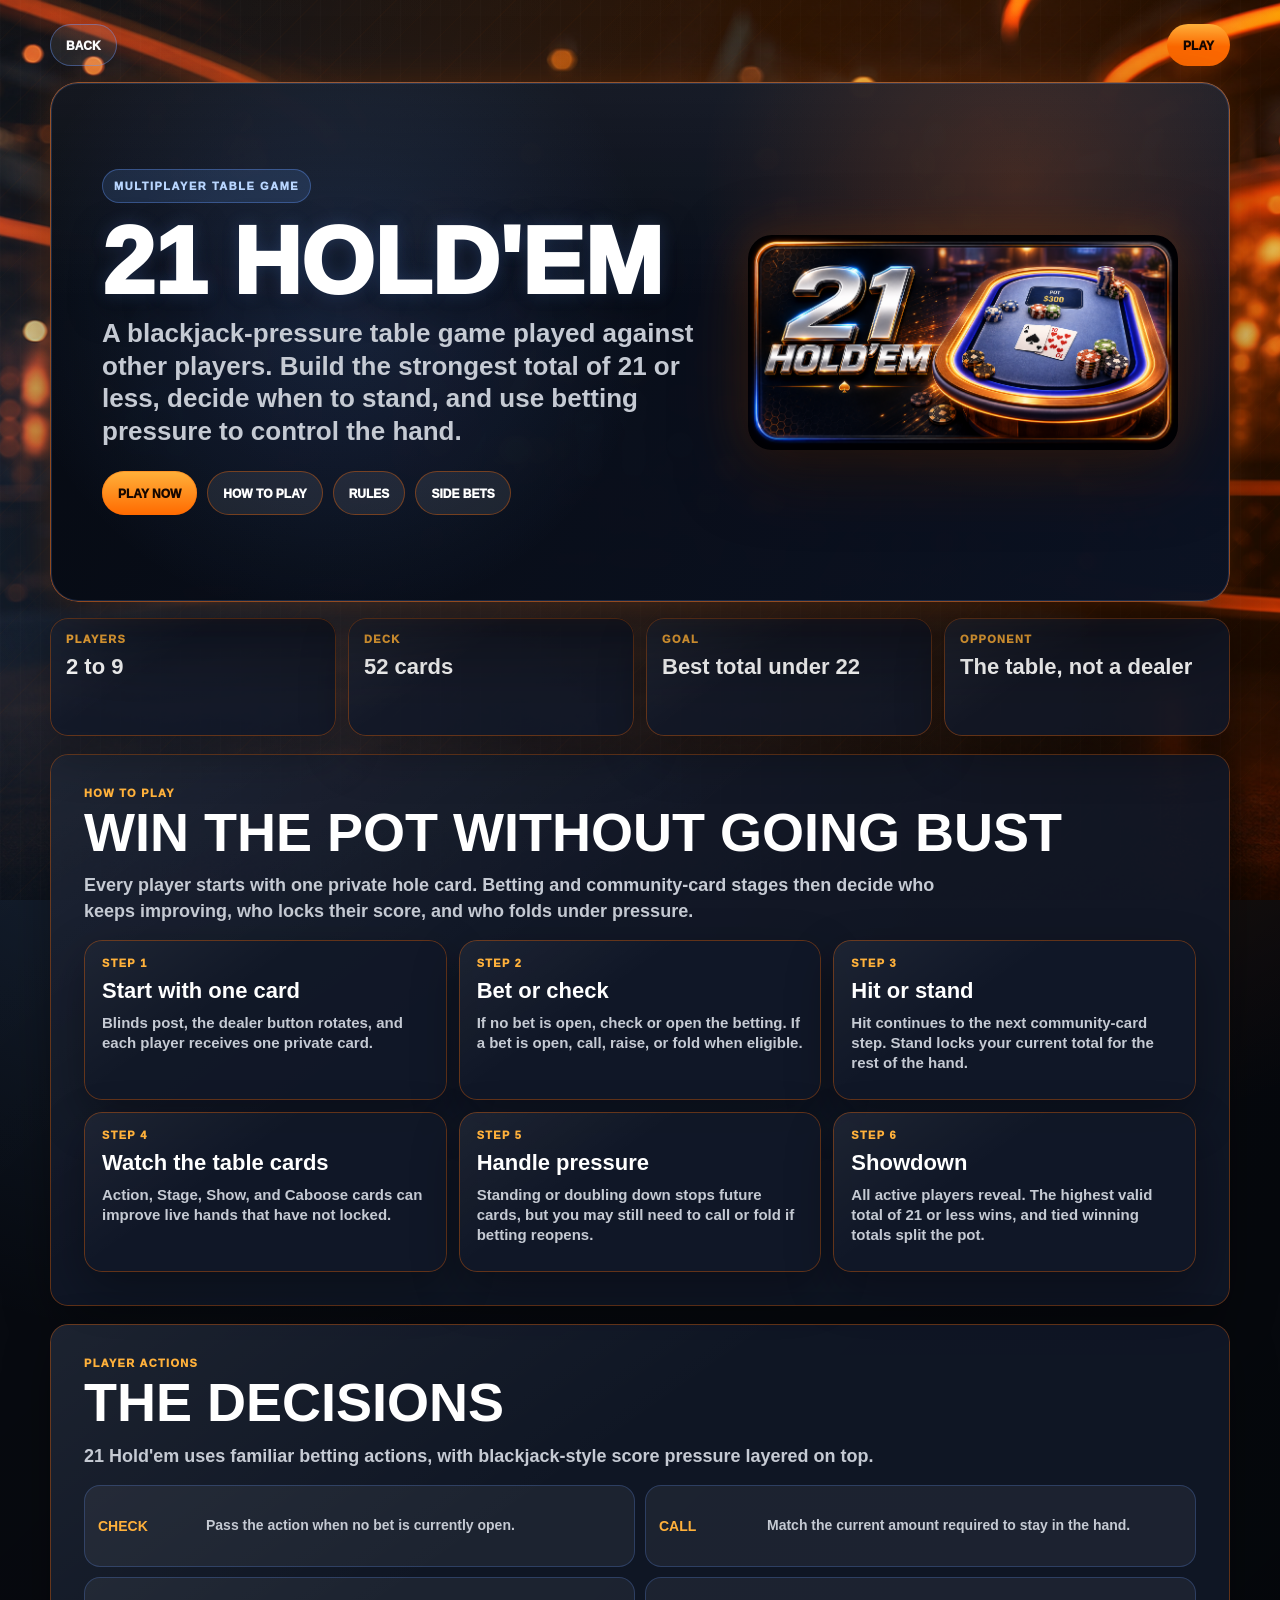
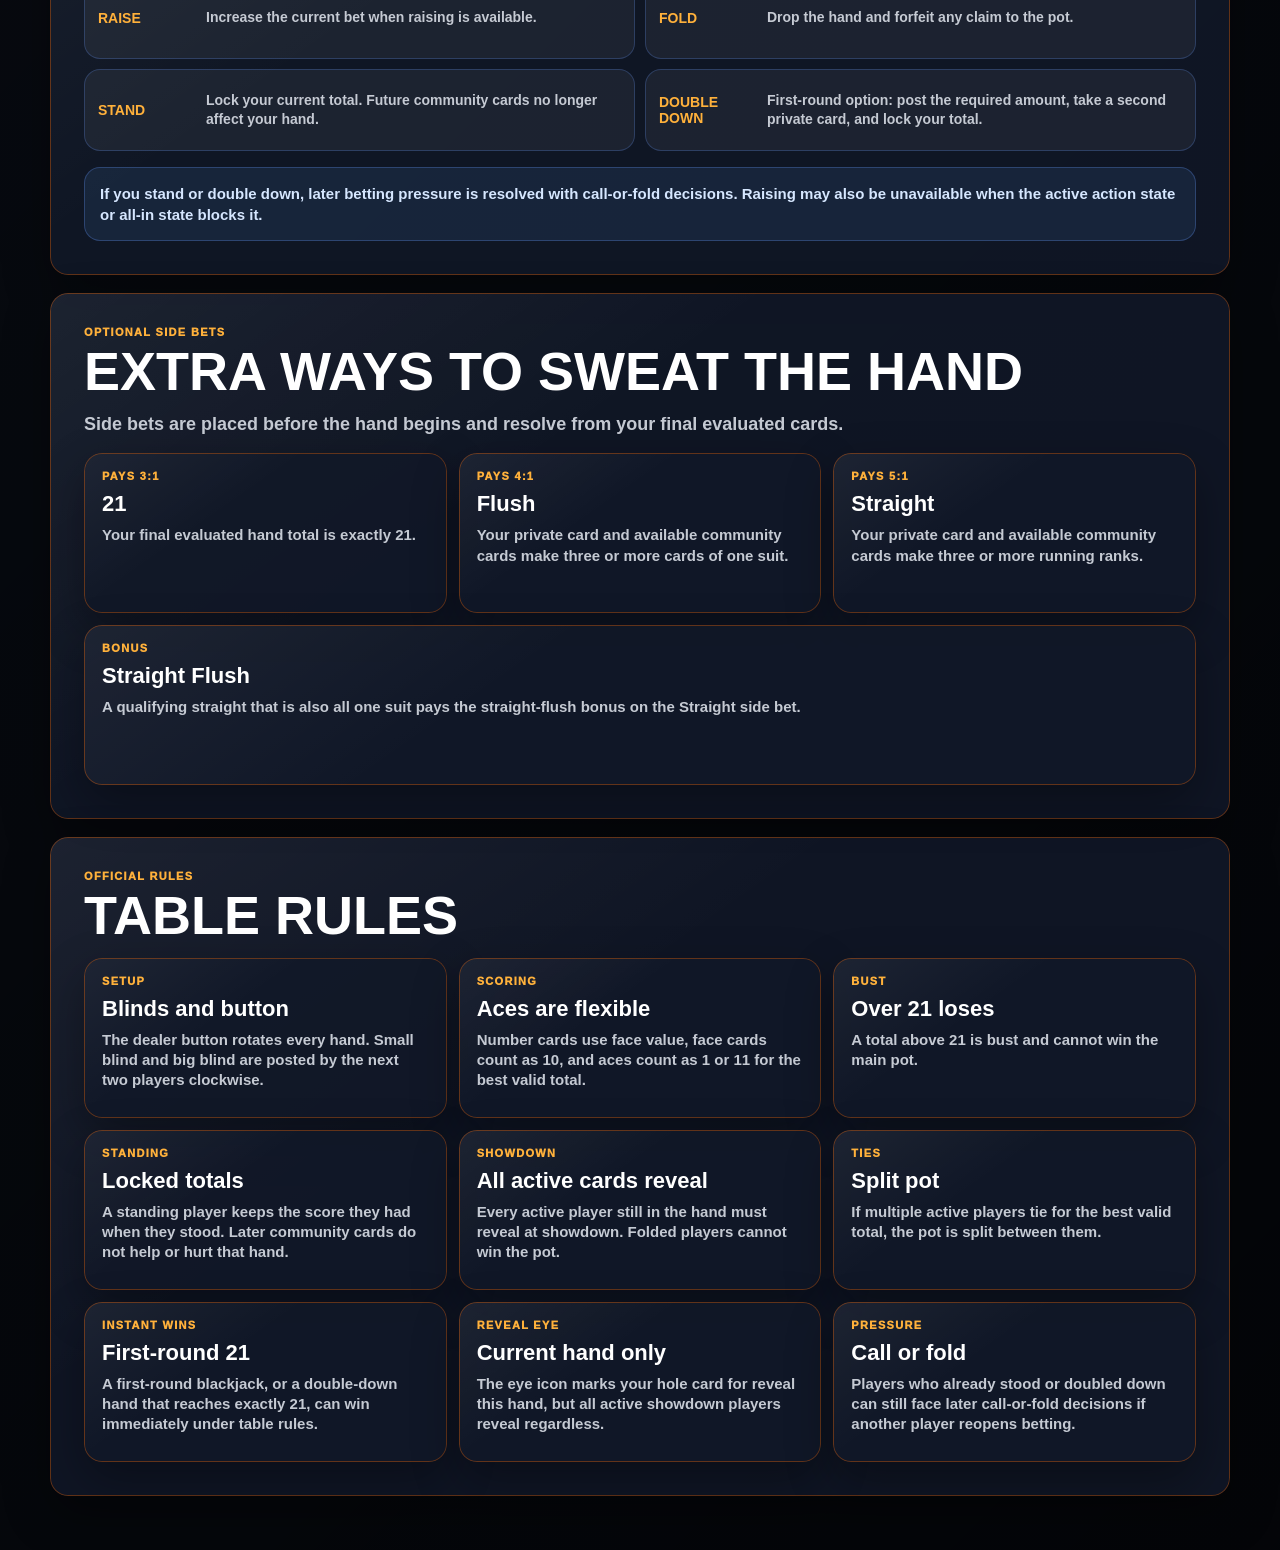
<file: games/21-holdem.html>
<!doctype html>
<html lang="en">
<head>
  <meta charset="utf-8">
  <meta name="viewport" content="width=device-width, initial-scale=1">
  <title>21 Hold'em | Rules & How To Play | Big Slick Games</title>
  <style>
    :root {
      color-scheme: dark;
      --page: #070a10;
      --panel: rgba(10, 14, 23, 0.9);
      --panel-2: rgba(18, 25, 40, 0.88);
      --line: rgba(255, 106, 0, 0.42);
      --line-blue: rgba(101, 154, 255, 0.42);
      --ink: #fff;
      --soft: #c5cad3;
      --muted: #8d96a8;
      --orange: #ff6a00;
      --gold: #ffb13b;
      --blue: #63a5ff;
      --purple: #9b5cff;
    }

    * { box-sizing: border-box; }

    html,
    body {
      min-height: 100%;
      margin: 0;
    }

    body {
      min-height: 100svh;
      overflow-x: hidden;
      font-family: Arial, Helvetica, sans-serif;
      color: var(--ink);
      background:
        radial-gradient(circle at 72% 8%, rgba(255, 106, 0, 0.24), transparent 30%),
        radial-gradient(circle at 18% 18%, rgba(99, 165, 255, 0.2), transparent 28%),
        linear-gradient(135deg, rgba(255, 255, 255, 0.04), transparent 28%, rgba(0, 0, 0, 0.5)),
        url("../assets/hub-bokeh-background.png?v=20260716a") center / cover fixed no-repeat,
        var(--page);
    }

    body::before {
      content: "";
      position: fixed;
      inset: 0;
      pointer-events: none;
      background:
        repeating-linear-gradient(90deg, rgba(255, 255, 255, 0.035) 0 1px, transparent 1px 20px),
        repeating-linear-gradient(135deg, rgba(255, 106, 0, 0.05) 0 1px, transparent 1px 28px);
      opacity: 0.52;
      animation: patternDrift 28s linear infinite;
    }

    @keyframes patternDrift {
      from { background-position: 0 0, 0 0; }
      to { background-position: 80px 0, 84px 84px; }
    }

    a {
      color: inherit;
      text-decoration: none;
    }

    main {
      position: relative;
      z-index: 1;
      width: min(100% - 28px, 1180px);
      margin: 0 auto;
      padding: 24px 0 54px;
    }

    .top {
      display: flex;
      align-items: center;
      justify-content: space-between;
      gap: 12px;
      margin-bottom: 16px;
    }

    .back,
    .play {
      display: inline-flex;
      align-items: center;
      justify-content: center;
      min-height: 42px;
      padding: 12px 16px 11px;
      border-radius: 999px;
      font-size: 12px;
      font-weight: 950;
      line-height: 1;
      text-transform: uppercase;
    }

    .back {
      background: rgba(255, 255, 255, 0.08);
      box-shadow: inset 0 0 0 1px rgba(101, 154, 255, 0.44);
    }

    .play {
      background: linear-gradient(180deg, #ffb13b, #ff6a00 54%, #ff6a00);
      color: #170700;
      box-shadow: 0 0 22px rgba(255, 106, 0, 0.32);
    }

    .hero {
      position: relative;
      overflow: hidden;
      display: grid;
      grid-template-columns: minmax(0, 1fr) minmax(260px, 430px);
      gap: clamp(18px, 4vw, 42px);
      align-items: center;
      min-height: 520px;
      padding: clamp(22px, 5vw, 52px);
      border-radius: 28px;
      background:
        linear-gradient(120deg, rgba(6, 10, 18, 0.96), rgba(12, 20, 38, 0.82)),
        var(--panel);
      box-shadow:
        inset 0 0 0 1px rgba(255, 106, 0, 0.52),
        inset 0 0 0 2px rgba(101, 154, 255, 0.18),
        0 0 36px rgba(255, 106, 0, 0.18),
        0 34px 90px rgba(0, 0, 0, 0.48);
    }

    .hero::after {
      content: "";
      position: absolute;
      inset: 0;
      pointer-events: none;
      background:
        radial-gradient(circle at 82% 20%, rgba(255, 106, 0, 0.2), transparent 30%),
        radial-gradient(circle at 24% 42%, rgba(101, 154, 255, 0.16), transparent 34%),
        linear-gradient(180deg, rgba(255, 255, 255, 0.06), transparent 42%);
      mix-blend-mode: screen;
    }

    .hero-copy,
    .hero-art {
      position: relative;
      z-index: 1;
    }

    .eyebrow {
      display: inline-flex;
      width: fit-content;
      align-items: center;
      min-height: 34px;
      padding: 9px 12px 8px;
      border-radius: 999px;
      background: rgba(99, 165, 255, 0.14);
      color: #b9d6ff;
      font-size: 11px;
      font-weight: 950;
      letter-spacing: 0.14em;
      text-transform: uppercase;
      box-shadow: inset 0 0 0 1px rgba(101, 154, 255, 0.36);
    }

    h1 {
      margin: 18px 0 14px;
      max-width: 720px;
      font-size: clamp(48px, 8vw, 94px);
      font-weight: 950;
      letter-spacing: 0;
      line-height: 0.88;
      text-transform: uppercase;
      text-shadow:
        0 0 18px rgba(101, 154, 255, 0.2),
        0 12px 34px rgba(0, 0, 0, 0.5);
    }

    .lead {
      max-width: 670px;
      margin: 0;
      color: var(--soft);
      font-size: clamp(18px, 2.4vw, 26px);
      font-weight: 800;
      line-height: 1.25;
    }

    .hero-actions {
      display: flex;
      flex-wrap: wrap;
      gap: 10px;
      margin-top: 24px;
    }

    .hero-link {
      display: inline-flex;
      align-items: center;
      justify-content: center;
      min-height: 44px;
      padding: 12px 16px 11px;
      border-radius: 999px;
      background: rgba(255, 255, 255, 0.08);
      color: var(--ink);
      font-size: 12px;
      font-weight: 950;
      text-transform: uppercase;
      box-shadow: inset 0 0 0 1px rgba(255, 106, 0, 0.38);
    }

    .hero-link--primary {
      background: linear-gradient(180deg, #ffb13b, #ff6a00);
      color: #170700;
    }

    .hero-art img {
      display: block;
      width: 100%;
      border-radius: 24px;
      filter:
        drop-shadow(0 20px 34px rgba(0, 0, 0, 0.5))
        drop-shadow(0 0 20px rgba(255, 106, 0, 0.22));
    }

    .quick-facts {
      display: grid;
      grid-template-columns: repeat(4, minmax(0, 1fr));
      gap: 12px;
      margin: 16px 0;
    }

    .fact,
    .panel,
    .step,
    .side-bet,
    .rule-card {
      border-radius: 18px;
      background:
        linear-gradient(145deg, rgba(255, 255, 255, 0.055), transparent 38%),
        var(--panel-2);
      box-shadow:
        inset 0 0 0 1px rgba(255, 106, 0, 0.34),
        0 18px 48px rgba(0, 0, 0, 0.32);
    }

    .fact {
      min-height: 118px;
      padding: 16px;
    }

    .fact span,
    .section-label,
    .step span,
    .side-bet span,
    .rule-card span {
      display: block;
      color: var(--gold);
      font-size: 11px;
      font-weight: 950;
      letter-spacing: 0.12em;
      line-height: 1;
      text-transform: uppercase;
    }

    .fact strong {
      display: block;
      margin-top: 10px;
      font-size: 22px;
      line-height: 1.05;
    }

    section {
      margin-top: 18px;
    }

    .panel {
      padding: clamp(20px, 4vw, 34px);
    }

    h2 {
      margin: 8px 0 14px;
      font-size: clamp(30px, 5vw, 54px);
      line-height: 0.95;
      text-transform: uppercase;
    }

    .panel p {
      margin: 0;
      max-width: 860px;
      color: var(--soft);
      font-size: 18px;
      font-weight: 750;
      line-height: 1.45;
    }

    .steps,
    .actions,
    .side-bets,
    .rules-grid {
      display: grid;
      grid-template-columns: repeat(3, minmax(0, 1fr));
      gap: 12px;
      margin-top: 16px;
    }

    .step,
    .side-bet,
    .rule-card {
      min-height: 160px;
      padding: 18px;
    }

    .step strong,
    .side-bet strong,
    .rule-card strong {
      display: block;
      margin-top: 10px;
      font-size: 22px;
      line-height: 1.05;
    }

    .step p,
    .side-bet p,
    .rule-card p {
      margin-top: 10px;
      color: var(--soft);
      font-size: 15px;
      font-weight: 750;
      line-height: 1.35;
    }

    .action-list {
      display: grid;
      grid-template-columns: repeat(2, minmax(0, 1fr));
      gap: 10px;
      margin-top: 16px;
    }

    .action {
      display: grid;
      grid-template-columns: 96px minmax(0, 1fr);
      gap: 12px;
      align-items: center;
      min-height: 82px;
      padding: 14px;
      border-radius: 16px;
      background: rgba(255, 255, 255, 0.055);
      box-shadow: inset 0 0 0 1px rgba(101, 154, 255, 0.24);
    }

    .action b {
      color: var(--gold);
      font-size: 14px;
      text-transform: uppercase;
    }

    .action span {
      color: var(--soft);
      font-size: 14px;
      font-weight: 750;
      line-height: 1.35;
    }

    .wide {
      grid-column: 1 / -1;
    }

    .note {
      margin-top: 16px;
      padding: 16px;
      border-radius: 16px;
      background: rgba(99, 165, 255, 0.1);
      color: #d6e7ff;
      font-size: 15px;
      font-weight: 850;
      line-height: 1.4;
      box-shadow: inset 0 0 0 1px rgba(101, 154, 255, 0.28);
    }

    @media (max-width: 900px) {
      main {
        width: min(100% - 18px, 720px);
        padding-top: 12px;
      }

      .hero {
        grid-template-columns: 1fr;
        min-height: 0;
      }

      .hero-art {
        max-width: 420px;
      }

      .quick-facts,
      .steps,
      .side-bets,
      .rules-grid {
        grid-template-columns: repeat(2, minmax(0, 1fr));
      }

      .action-list {
        grid-template-columns: 1fr;
      }
    }

    @media (max-width: 560px) {
      .top,
      .hero-actions {
        align-items: stretch;
      }

      .back,
      .play,
      .hero-link {
        flex: 1 1 auto;
      }

      .hero {
        padding: 18px;
        border-radius: 22px;
      }

      .quick-facts,
      .steps,
      .side-bets,
      .rules-grid {
        grid-template-columns: 1fr;
      }

      .action {
        grid-template-columns: 1fr;
      }
    }
  </style>
</head>
<body>
  <main>
    <nav class="top">
      <a class="back" href="../index.html">Back</a>
      <a class="play" href="../index.html">Play</a>
    </nav>

    <header class="hero">
      <div class="hero-copy">
        <span class="eyebrow">Multiplayer table game</span>
        <h1>21 Hold'em</h1>
        <p class="lead">A blackjack-pressure table game played against other players. Build the strongest total of 21 or less, decide when to stand, and use betting pressure to control the hand.</p>
        <div class="hero-actions">
          <a class="hero-link hero-link--primary" href="../index.html">Play Now</a>
          <a class="hero-link" href="#how-to-play">How To Play</a>
          <a class="hero-link" href="#official-rules">Rules</a>
          <a class="hero-link" href="#side-bets">Side Bets</a>
        </div>
      </div>
      <div class="hero-art">
        <img src="../assets/redesign-holdem.png?v=20260707c" alt="21 Hold'em table">
      </div>
    </header>

    <section class="quick-facts" aria-label="Game facts">
      <div class="fact"><span>Players</span><strong>2 to 9</strong></div>
      <div class="fact"><span>Deck</span><strong>52 cards</strong></div>
      <div class="fact"><span>Goal</span><strong>Best total under 22</strong></div>
      <div class="fact"><span>Opponent</span><strong>The table, not a dealer</strong></div>
    </section>

    <section class="panel" id="how-to-play">
      <span class="section-label">How to play</span>
      <h2>Win the pot without going bust</h2>
      <p>Every player starts with one private hole card. Betting and community-card stages then decide who keeps improving, who locks their score, and who folds under pressure.</p>
      <div class="steps">
        <div class="step"><span>Step 1</span><strong>Start with one card</strong><p>Blinds post, the dealer button rotates, and each player receives one private card.</p></div>
        <div class="step"><span>Step 2</span><strong>Bet or check</strong><p>If no bet is open, check or open the betting. If a bet is open, call, raise, or fold when eligible.</p></div>
        <div class="step"><span>Step 3</span><strong>Hit or stand</strong><p>Hit continues to the next community-card step. Stand locks your current total for the rest of the hand.</p></div>
        <div class="step"><span>Step 4</span><strong>Watch the table cards</strong><p>Action, Stage, Show, and Caboose cards can improve live hands that have not locked.</p></div>
        <div class="step"><span>Step 5</span><strong>Handle pressure</strong><p>Standing or doubling down stops future cards, but you may still need to call or fold if betting reopens.</p></div>
        <div class="step"><span>Step 6</span><strong>Showdown</strong><p>All active players reveal. The highest valid total of 21 or less wins, and tied winning totals split the pot.</p></div>
      </div>
    </section>

    <section class="panel">
      <span class="section-label">Player actions</span>
      <h2>The decisions</h2>
      <p>21 Hold'em uses familiar betting actions, with blackjack-style score pressure layered on top.</p>
      <div class="action-list">
        <div class="action"><b>Check</b><span>Pass the action when no bet is currently open.</span></div>
        <div class="action"><b>Call</b><span>Match the current amount required to stay in the hand.</span></div>
        <div class="action"><b>Raise</b><span>Increase the current bet when raising is available.</span></div>
        <div class="action"><b>Fold</b><span>Drop the hand and forfeit any claim to the pot.</span></div>
        <div class="action"><b>Stand</b><span>Lock your current total. Future community cards no longer affect your hand.</span></div>
        <div class="action"><b>Double Down</b><span>First-round option: post the required amount, take a second private card, and lock your total.</span></div>
      </div>
      <div class="note">If you stand or double down, later betting pressure is resolved with call-or-fold decisions. Raising may also be unavailable when the active action state or all-in state blocks it.</div>
    </section>

    <section class="panel" id="side-bets">
      <span class="section-label">Optional side bets</span>
      <h2>Extra ways to sweat the hand</h2>
      <p>Side bets are placed before the hand begins and resolve from your final evaluated cards.</p>
      <div class="side-bets">
        <div class="side-bet"><span>Pays 3:1</span><strong>21</strong><p>Your final evaluated hand total is exactly 21.</p></div>
        <div class="side-bet"><span>Pays 4:1</span><strong>Flush</strong><p>Your private card and available community cards make three or more cards of one suit.</p></div>
        <div class="side-bet"><span>Pays 5:1</span><strong>Straight</strong><p>Your private card and available community cards make three or more running ranks.</p></div>
        <div class="side-bet wide"><span>Bonus</span><strong>Straight Flush</strong><p>A qualifying straight that is also all one suit pays the straight-flush bonus on the Straight side bet.</p></div>
      </div>
    </section>

    <section class="panel" id="official-rules">
      <span class="section-label">Official rules</span>
      <h2>Table rules</h2>
      <div class="rules-grid">
        <div class="rule-card"><span>Setup</span><strong>Blinds and button</strong><p>The dealer button rotates every hand. Small blind and big blind are posted by the next two players clockwise.</p></div>
        <div class="rule-card"><span>Scoring</span><strong>Aces are flexible</strong><p>Number cards use face value, face cards count as 10, and aces count as 1 or 11 for the best valid total.</p></div>
        <div class="rule-card"><span>Bust</span><strong>Over 21 loses</strong><p>A total above 21 is bust and cannot win the main pot.</p></div>
        <div class="rule-card"><span>Standing</span><strong>Locked totals</strong><p>A standing player keeps the score they had when they stood. Later community cards do not help or hurt that hand.</p></div>
        <div class="rule-card"><span>Showdown</span><strong>All active cards reveal</strong><p>Every active player still in the hand must reveal at showdown. Folded players cannot win the pot.</p></div>
        <div class="rule-card"><span>Ties</span><strong>Split pot</strong><p>If multiple active players tie for the best valid total, the pot is split between them.</p></div>
        <div class="rule-card"><span>Instant wins</span><strong>First-round 21</strong><p>A first-round blackjack, or a double-down hand that reaches exactly 21, can win immediately under table rules.</p></div>
        <div class="rule-card"><span>Reveal eye</span><strong>Current hand only</strong><p>The eye icon marks your hole card for reveal this hand, but all active showdown players reveal regardless.</p></div>
        <div class="rule-card"><span>Pressure</span><strong>Call or fold</strong><p>Players who already stood or doubled down can still face later call-or-fold decisions if another player reopens betting.</p></div>
      </div>
    </section>
  </main>
</body>
</html>
</file>
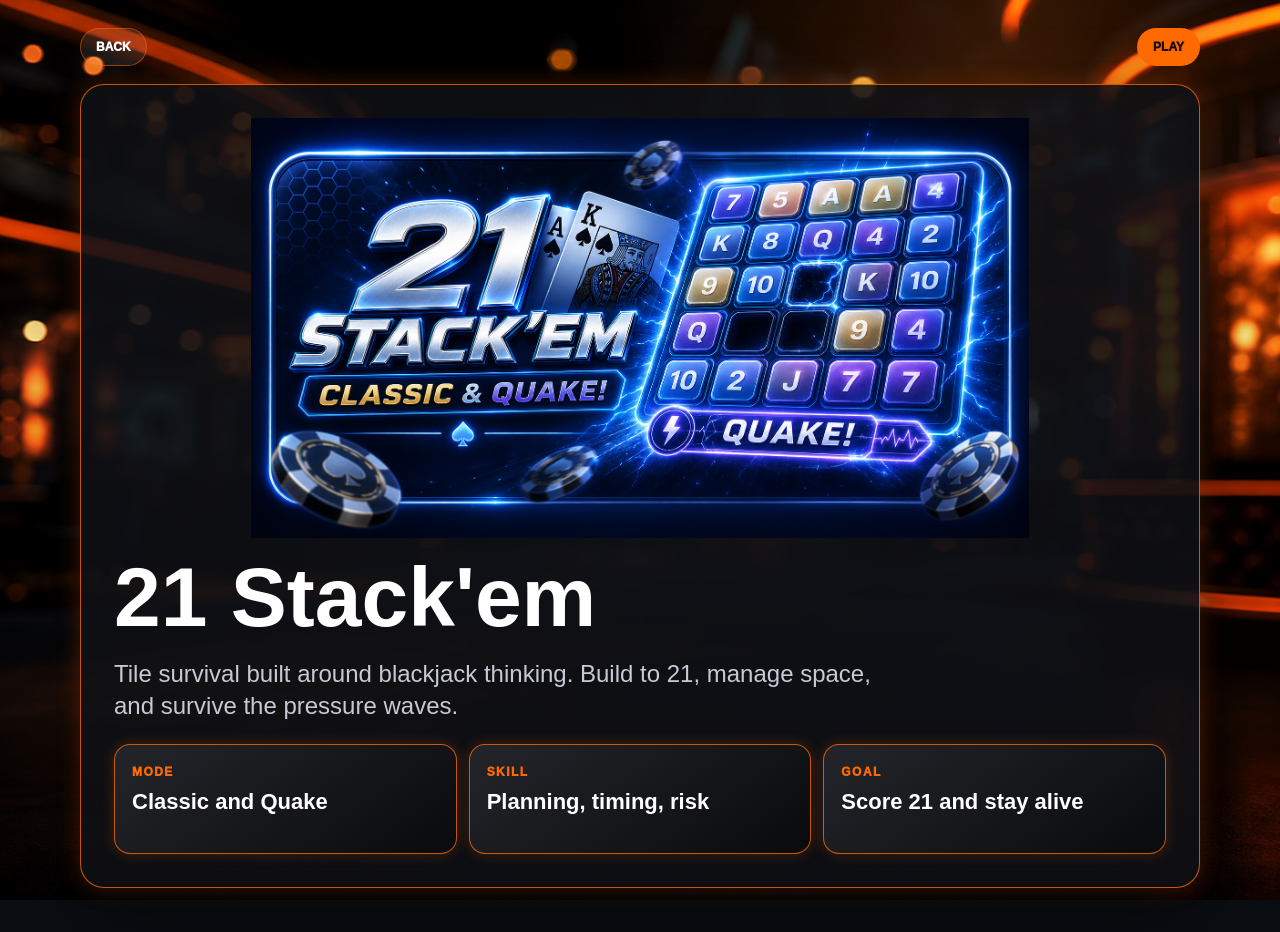
<file: games/21-stackem.html>
<!doctype html>
<html lang="en">
<head>
  <meta charset="utf-8">
  <meta name="viewport" content="width=device-width, initial-scale=1">
  <title>21 Stack'em | Big Slick Games</title>
  <style>
    :root { color-scheme: dark; --orange: #ff6a00; --ink: #fff; --soft: #c5cad3; --panel: rgba(15, 17, 21, 0.88); }
    * { box-sizing: border-box; }
    body {
      margin: 0;
      min-height: 100svh;
      font-family: Arial, Helvetica, sans-serif;
      color: var(--ink);
      background:
        radial-gradient(circle at 78% 8%, rgba(255, 106, 0, 0.22), transparent 30%),
        url("../assets/hub-bokeh-background.png?v=20260716a") center / cover fixed no-repeat,
        #0a0d12;
    }
    main { width: min(100% - 28px, 1120px); margin: 0 auto; padding: 28px 0 44px; }
    .top { display: flex; justify-content: space-between; gap: 16px; align-items: center; margin-bottom: 18px; }
    a { color: inherit; text-decoration: none; }
    .back, .play { border-radius: 999px; padding: 12px 16px; font-weight: 950; text-transform: uppercase; font-size: 12px; }
    .back { background: rgba(255,255,255,0.08); box-shadow: inset 0 0 0 1px rgba(255,106,0,0.5); }
    .play { background: linear-gradient(180deg, #ff6a00, #ff6a00); color: #170700; }
    .hero {
      display: grid;
      gap: 22px;
      padding: clamp(18px, 4vw, 34px);
      border-radius: 24px;
      background: var(--panel);
      box-shadow: inset 0 0 0 1px rgba(255,106,0,0.78), 0 0 24px rgba(255,106,0,0.22), 0 30px 80px rgba(0,0,0,0.46);
    }
    img { width: 100%; max-height: 420px; object-fit: contain; border-radius: 18px; }
    h1 { margin: 0; font-size: clamp(40px, 8vw, 84px); line-height: 0.9; }
    p { margin: 0; max-width: 760px; color: var(--soft); font-size: clamp(18px, 3vw, 24px); line-height: 1.35; }
    .facts { display: grid; grid-template-columns: repeat(3, minmax(0, 1fr)); gap: 12px; }
    .fact { min-height: 110px; padding: 18px; border-radius: 16px; background: linear-gradient(145deg, rgba(36,38,43,0.96), rgba(9,10,13,0.98)); box-shadow: inset 0 0 0 1px rgba(255,106,0,0.78), 0 0 14px rgba(255,106,0,0.22); }
    .fact span { color: var(--orange); font-size: 12px; font-weight: 950; letter-spacing: .12em; text-transform: uppercase; }
    .fact strong { display: block; margin-top: 10px; font-size: 22px; line-height: 1.05; }
    @media (max-width: 720px) { .top { align-items: stretch; } .facts { grid-template-columns: 1fr; } }
  </style>
</head>
<body>
  <main>
    <nav class="top"><a class="back" href="../index.html">Back</a><a class="play" href="../index.html">Play</a></nav>
    <section class="hero">
      <img src="../assets/redesign-stackem.png?v=20260707c" alt="21 Stack'em">
      <h1>21 Stack'em</h1>
      <p>Tile survival built around blackjack thinking. Build to 21, manage space, and survive the pressure waves.</p>
      <div class="facts">
        <div class="fact"><span>Mode</span><strong>Classic and Quake</strong></div>
        <div class="fact"><span>Skill</span><strong>Planning, timing, risk</strong></div>
        <div class="fact"><span>Goal</span><strong>Score 21 and stay alive</strong></div>
      </div>
    </section>
  </main>
</body>
</html>
</file>
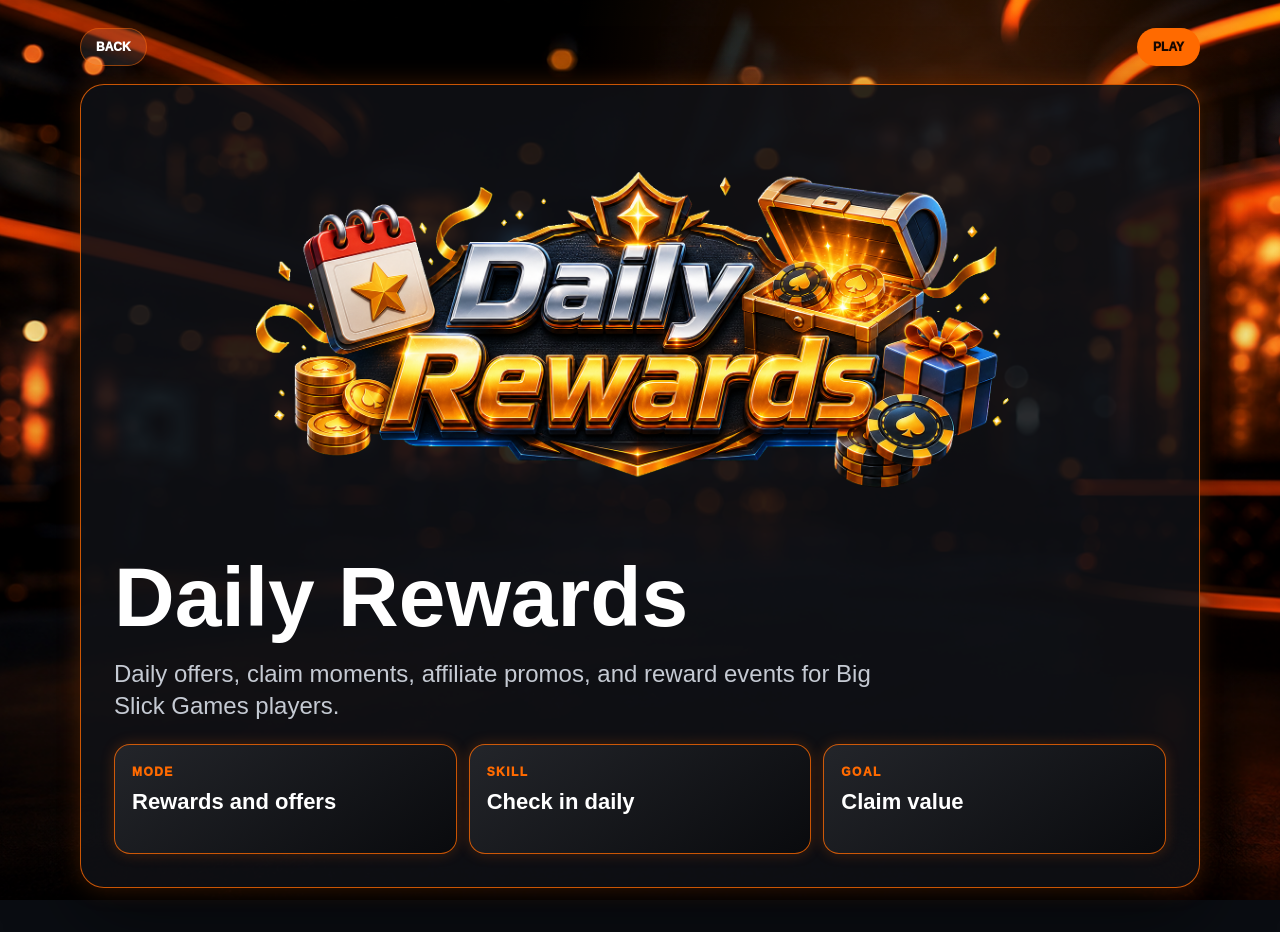
<file: games/daily-rewards.html>
<!doctype html>
<html lang="en">
<head>
  <meta charset="utf-8">
  <meta name="viewport" content="width=device-width, initial-scale=1">
  <title>Daily Rewards | Big Slick Games</title>
  <style>
    :root { color-scheme: dark; --orange: #ff6a00; --ink: #fff; --soft: #c5cad3; --panel: rgba(15, 17, 21, 0.88); }
    * { box-sizing: border-box; }
    body { margin: 0; min-height: 100svh; font-family: Arial, Helvetica, sans-serif; color: var(--ink); background: radial-gradient(circle at 74% 10%, rgba(255,106,0,.22), transparent 30%), url("../assets/hub-bokeh-background.png?v=20260716a") center / cover fixed no-repeat, #0a0d12; }
    main { width: min(100% - 28px, 1120px); margin: 0 auto; padding: 28px 0 44px; }
    .top { display: flex; justify-content: space-between; gap: 16px; align-items: center; margin-bottom: 18px; }
    a { color: inherit; text-decoration: none; }
    .back, .play { border-radius: 999px; padding: 12px 16px; font-weight: 950; text-transform: uppercase; font-size: 12px; }
    .back { background: rgba(255,255,255,.08); box-shadow: inset 0 0 0 1px rgba(255,106,0,.5); }
    .play { background: linear-gradient(180deg, #ff6a00, #ff6a00); color: #170700; }
    .hero { display: grid; gap: 22px; padding: clamp(18px, 4vw, 34px); border-radius: 24px; background: var(--panel); box-shadow: inset 0 0 0 1px rgba(255,106,0,.78), 0 0 24px rgba(255,106,0,.22), 0 30px 80px rgba(0,0,0,.46); }
    img { width: 100%; max-height: 420px; object-fit: contain; border-radius: 18px; }
    h1 { margin: 0; font-size: clamp(40px, 8vw, 84px); line-height: .9; }
    p { margin: 0; max-width: 760px; color: var(--soft); font-size: clamp(18px, 3vw, 24px); line-height: 1.35; }
    .facts { display: grid; grid-template-columns: repeat(3, minmax(0, 1fr)); gap: 12px; }
    .fact { min-height: 110px; padding: 18px; border-radius: 16px; background: linear-gradient(145deg, rgba(36,38,43,.96), rgba(9,10,13,.98)); box-shadow: inset 0 0 0 1px rgba(255,106,0,.78), 0 0 14px rgba(255,106,0,.22); }
    .fact span { color: var(--orange); font-size: 12px; font-weight: 950; letter-spacing: .12em; text-transform: uppercase; }
    .fact strong { display: block; margin-top: 10px; font-size: 22px; line-height: 1.05; }
    @media (max-width: 720px) { .top { align-items: stretch; } .facts { grid-template-columns: 1fr; } }
  </style>
</head>
<body>
  <main>
    <nav class="top"><a class="back" href="../index.html">Back</a><a class="play" href="../index.html">Play</a></nav>
    <section class="hero">
      <img src="../assets/generated-daily-rewards.png?v=20260707b" alt="Daily Rewards">
      <h1>Daily Rewards</h1>
      <p>Daily offers, claim moments, affiliate promos, and reward events for Big Slick Games players.</p>
      <div class="facts">
        <div class="fact"><span>Mode</span><strong>Rewards and offers</strong></div>
        <div class="fact"><span>Skill</span><strong>Check in daily</strong></div>
        <div class="fact"><span>Goal</span><strong>Claim value</strong></div>
      </div>
    </section>
  </main>
</body>
</html>
</file>
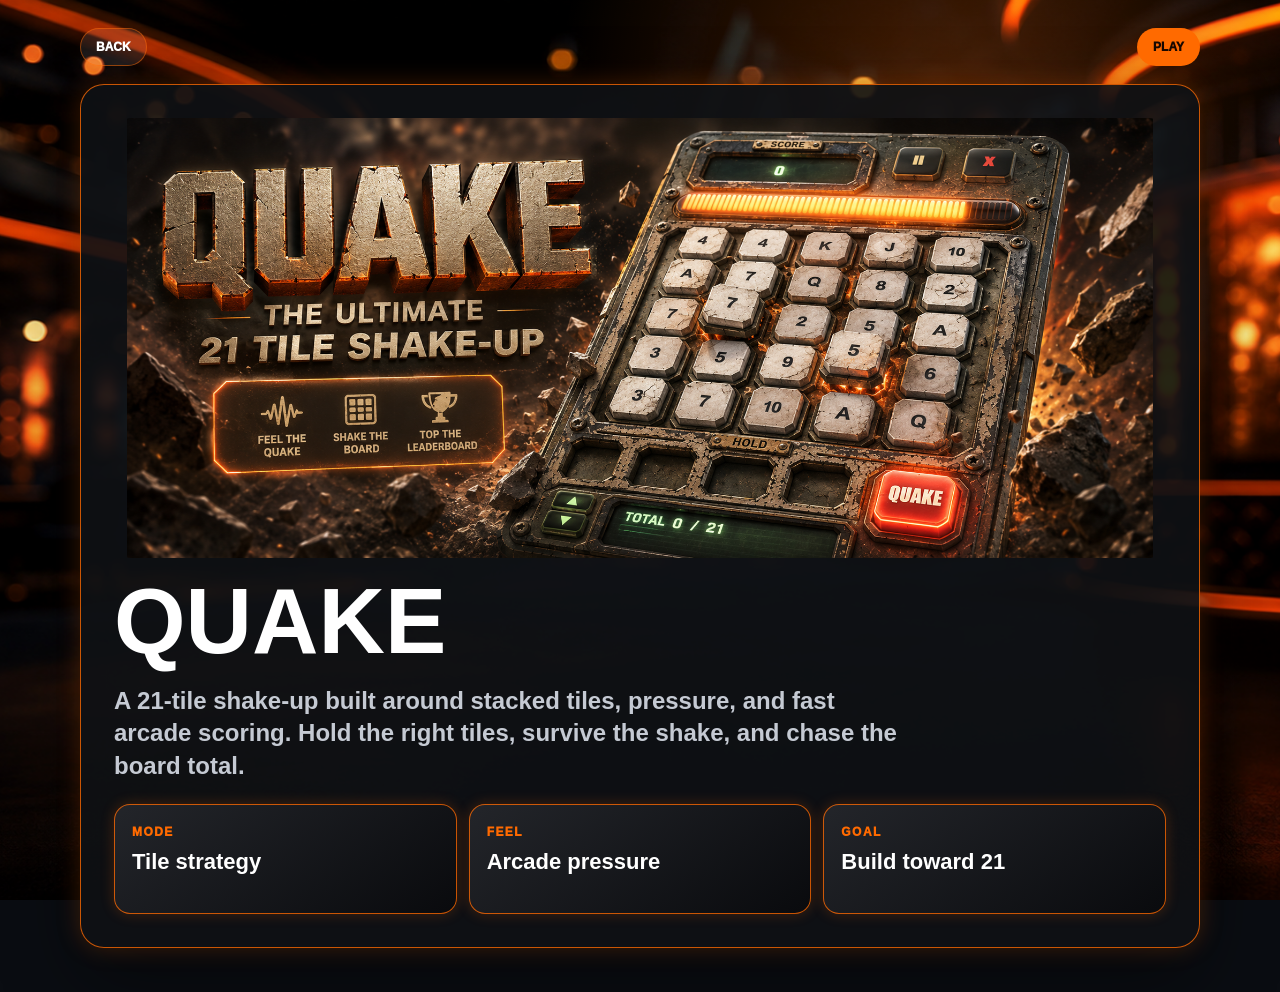
<file: games/mini-games.html>
<!doctype html>
<html lang="en">
<head>
  <meta charset="utf-8">
  <meta name="viewport" content="width=device-width, initial-scale=1">
  <title>Quake | Big Slick Games</title>
  <style>
    :root { color-scheme: dark; --orange: #ff6a00; --ink: #fff; --soft: #c5cad3; --panel: rgba(15, 17, 21, 0.9); }
    * { box-sizing: border-box; }
    body { margin: 0; min-height: 100svh; font-family: Arial, Helvetica, sans-serif; color: var(--ink); background: radial-gradient(circle at 74% 10%, rgba(255,106,0,.28), transparent 30%), url("../assets/hub-bokeh-background.png?v=20260716a") center / cover fixed no-repeat, #0a0d12; }
    main { width: min(100% - 28px, 1120px); margin: 0 auto; padding: 28px 0 44px; }
    .top { display: flex; justify-content: space-between; gap: 16px; align-items: center; margin-bottom: 18px; }
    a { color: inherit; text-decoration: none; }
    .back, .play { border-radius: 999px; padding: 12px 16px; font-weight: 950; text-transform: uppercase; font-size: 12px; }
    .back { background: rgba(255,255,255,.08); box-shadow: inset 0 0 0 1px rgba(255,106,0,.5); }
    .play { background: linear-gradient(180deg, #ff6a00, #ff6a00); color: #170700; }
    .hero { display: grid; gap: 22px; padding: clamp(18px, 4vw, 34px); border-radius: 24px; background: var(--panel); box-shadow: inset 0 0 0 1px rgba(255,106,0,.78), 0 0 24px rgba(255,106,0,.22), 0 30px 80px rgba(0,0,0,.46); }
    img { width: 100%; max-height: 440px; object-fit: contain; border-radius: 18px; }
    h1 { margin: 0; font-size: clamp(44px, 9vw, 92px); line-height: .9; text-transform: uppercase; }
    p { margin: 0; max-width: 800px; color: var(--soft); font-size: clamp(18px, 3vw, 24px); line-height: 1.35; font-weight: 800; }
    .facts { display: grid; grid-template-columns: repeat(3, minmax(0, 1fr)); gap: 12px; }
    .fact { min-height: 110px; padding: 18px; border-radius: 16px; background: linear-gradient(145deg, rgba(36,38,43,.96), rgba(9,10,13,.98)); box-shadow: inset 0 0 0 1px rgba(255,106,0,.78), 0 0 14px rgba(255,106,0,.22); }
    .fact span { color: var(--orange); font-size: 12px; font-weight: 950; letter-spacing: .12em; text-transform: uppercase; }
    .fact strong { display: block; margin-top: 10px; font-size: 22px; line-height: 1.05; }
    @media (max-width: 720px) { .top { align-items: stretch; } .facts { grid-template-columns: 1fr; } }
  </style>
</head>
<body>
  <main>
    <nav class="top"><a class="back" href="../index.html">Back</a><a class="play" href="../index.html">Play</a></nav>
    <section class="hero">
      <img src="../assets/quake-banner.png?v=20260714a" alt="Quake">
      <h1>Quake</h1>
      <p>A 21-tile shake-up built around stacked tiles, pressure, and fast arcade scoring. Hold the right tiles, survive the shake, and chase the board total.</p>
      <div class="facts">
        <div class="fact"><span>Mode</span><strong>Tile strategy</strong></div>
        <div class="fact"><span>Feel</span><strong>Arcade pressure</strong></div>
        <div class="fact"><span>Goal</span><strong>Build toward 21</strong></div>
      </div>
    </section>
  </main>
</body>
</html>
</file>
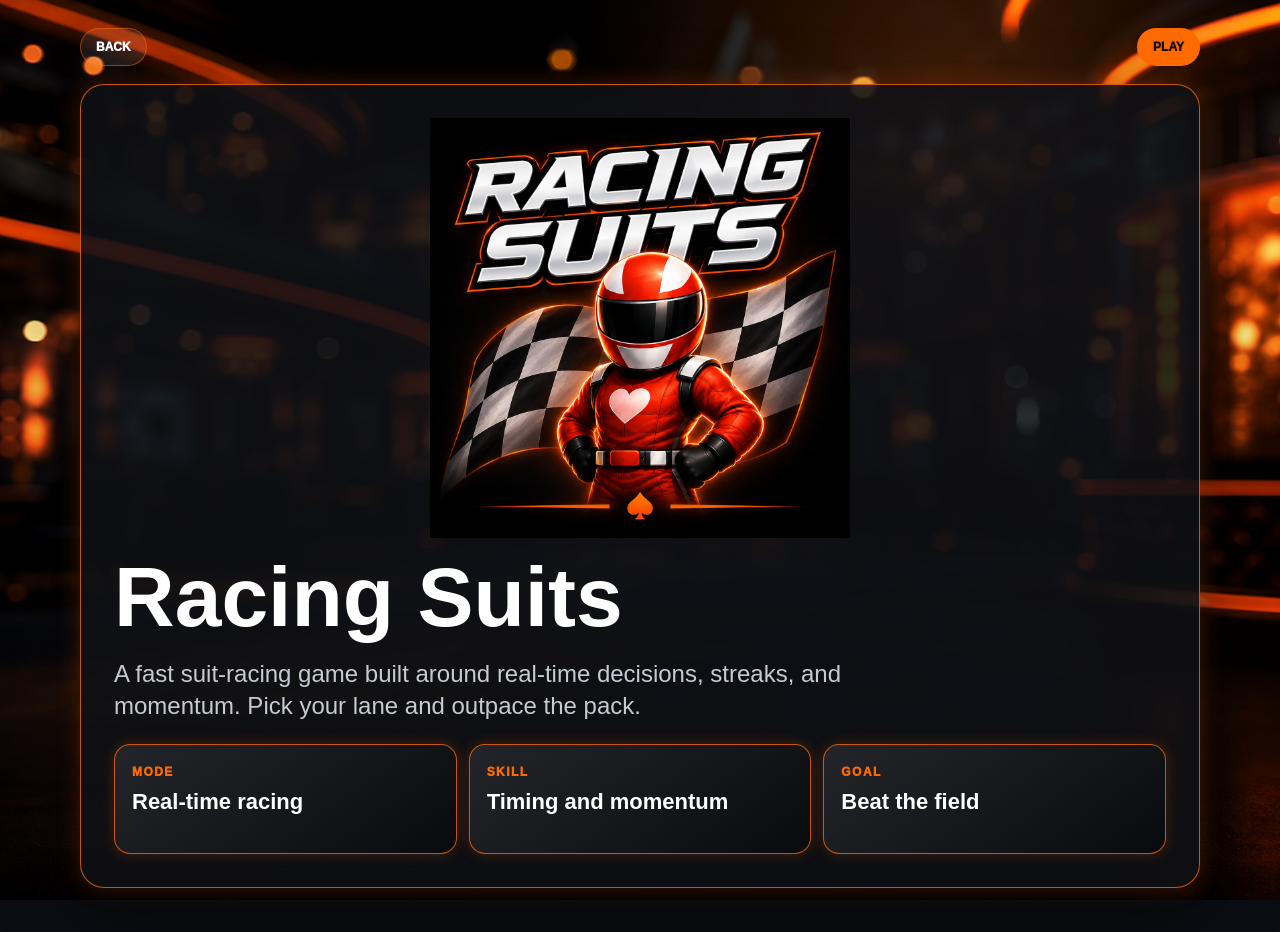
<file: games/racing-suits.html>
<!doctype html>
<html lang="en">
<head>
  <meta charset="utf-8">
  <meta name="viewport" content="width=device-width, initial-scale=1">
  <title>Racing Suits | Big Slick Games</title>
  <style>
    :root { color-scheme: dark; --orange: #ff6a00; --ink: #fff; --soft: #c5cad3; --panel: rgba(15, 17, 21, 0.88); }
    * { box-sizing: border-box; }
    body { margin: 0; min-height: 100svh; font-family: Arial, Helvetica, sans-serif; color: var(--ink); background: radial-gradient(circle at 74% 10%, rgba(255,106,0,.24), transparent 30%), url("../assets/hub-bokeh-background.png?v=20260716a") center / cover fixed no-repeat, #0a0d12; }
    main { width: min(100% - 28px, 1120px); margin: 0 auto; padding: 28px 0 44px; }
    .top { display: flex; justify-content: space-between; gap: 16px; align-items: center; margin-bottom: 18px; }
    a { color: inherit; text-decoration: none; }
    .back, .play { border-radius: 999px; padding: 12px 16px; font-weight: 950; text-transform: uppercase; font-size: 12px; }
    .back { background: rgba(255,255,255,.08); box-shadow: inset 0 0 0 1px rgba(255,106,0,.5); }
    .play { background: linear-gradient(180deg, #ff6a00, #ff6a00); color: #170700; }
    .hero { display: grid; gap: 22px; padding: clamp(18px, 4vw, 34px); border-radius: 24px; background: var(--panel); box-shadow: inset 0 0 0 1px rgba(255,106,0,.78), 0 0 24px rgba(255,106,0,.22), 0 30px 80px rgba(0,0,0,.46); }
    img { width: 100%; max-height: 420px; object-fit: contain; border-radius: 18px; }
    h1 { margin: 0; font-size: clamp(40px, 8vw, 84px); line-height: .9; }
    p { margin: 0; max-width: 760px; color: var(--soft); font-size: clamp(18px, 3vw, 24px); line-height: 1.35; }
    .facts { display: grid; grid-template-columns: repeat(3, minmax(0, 1fr)); gap: 12px; }
    .fact { min-height: 110px; padding: 18px; border-radius: 16px; background: linear-gradient(145deg, rgba(36,38,43,.96), rgba(9,10,13,.98)); box-shadow: inset 0 0 0 1px rgba(255,106,0,.78), 0 0 14px rgba(255,106,0,.22); }
    .fact span { color: var(--orange); font-size: 12px; font-weight: 950; letter-spacing: .12em; text-transform: uppercase; }
    .fact strong { display: block; margin-top: 10px; font-size: 22px; line-height: 1.05; }
    @media (max-width: 720px) { .top { align-items: stretch; } .facts { grid-template-columns: 1fr; } }
  </style>
</head>
<body>
  <main>
    <nav class="top"><a class="back" href="../index.html">Back</a><a class="play" href="../index.html">Play</a></nav>
    <section class="hero">
      <img src="../assets/icon-racing-suits.png?v=20260707d" alt="Racing Suits">
      <h1>Racing Suits</h1>
      <p>A fast suit-racing game built around real-time decisions, streaks, and momentum. Pick your lane and outpace the pack.</p>
      <div class="facts">
        <div class="fact"><span>Mode</span><strong>Real-time racing</strong></div>
        <div class="fact"><span>Skill</span><strong>Timing and momentum</strong></div>
        <div class="fact"><span>Goal</span><strong>Beat the field</strong></div>
      </div>
    </section>
  </main>
</body>
</html>
</file>
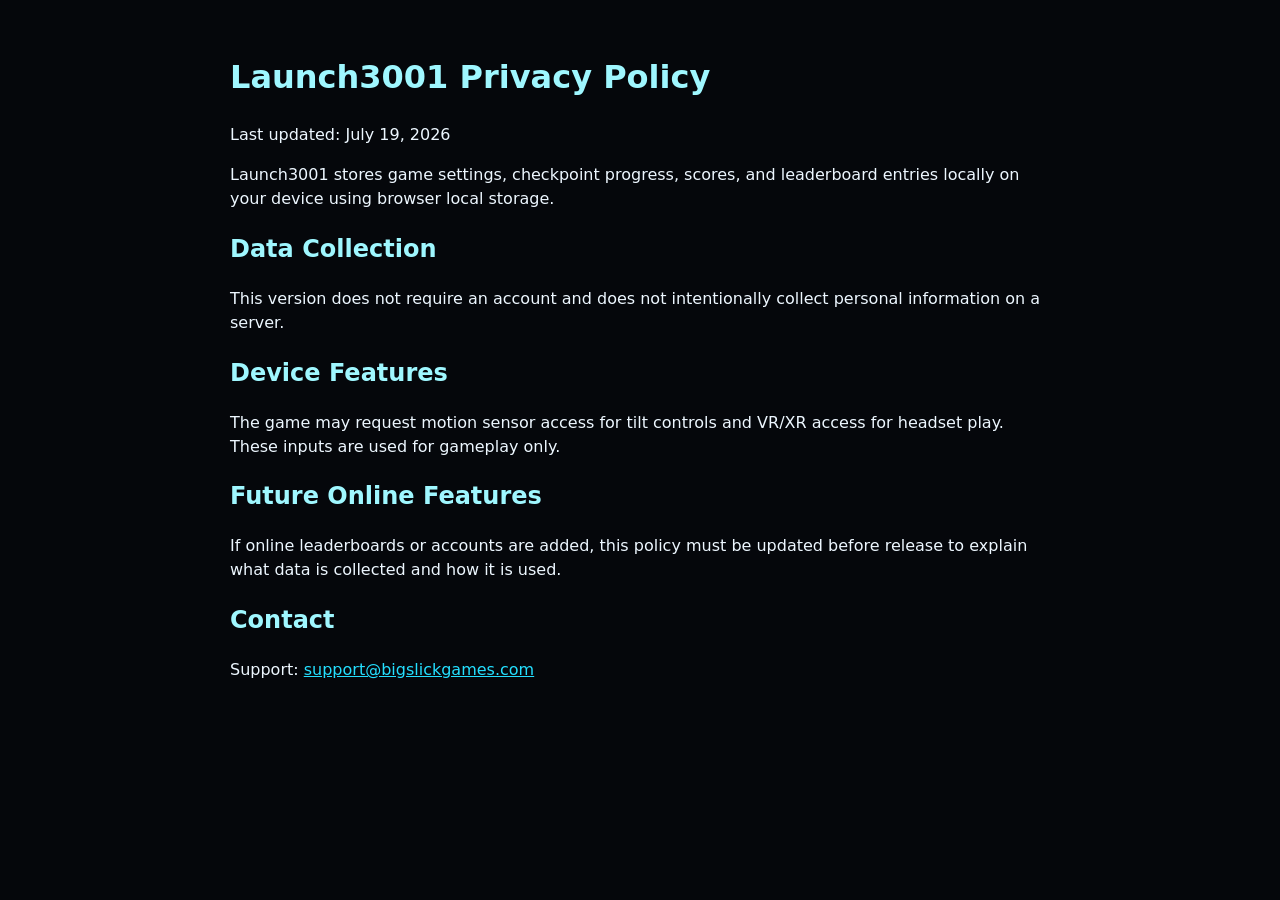
<file: launch3001/privacy.html>
<!doctype html>
<html lang="en">
  <head>
    <meta charset="UTF-8" />
    <meta name="viewport" content="width=device-width, initial-scale=1" />
    <title>Launch3001 Privacy Policy</title>
    <style>
      body { margin: 0; padding: 32px; background: #05070b; color: #edf7ff; font: 16px/1.5 system-ui, sans-serif; }
      main { max-width: 820px; margin: 0 auto; }
      h1, h2 { color: #9ff7ff; }
      a { color: #24dfff; }
    </style>
  </head>
  <body>
    <main>
      <h1>Launch3001 Privacy Policy</h1>
      <p>Last updated: July 19, 2026</p>
      <p>Launch3001 stores game settings, checkpoint progress, scores, and leaderboard entries locally on your device using browser local storage.</p>
      <h2>Data Collection</h2>
      <p>This version does not require an account and does not intentionally collect personal information on a server.</p>
      <h2>Device Features</h2>
      <p>The game may request motion sensor access for tilt controls and VR/XR access for headset play. These inputs are used for gameplay only.</p>
      <h2>Future Online Features</h2>
      <p>If online leaderboards or accounts are added, this policy must be updated before release to explain what data is collected and how it is used.</p>
      <h2>Contact</h2>
      <p>Support: <a href="mailto:support@bigslickgames.com">support@bigslickgames.com</a></p>
    </main>
  </body>
</html>
</file>
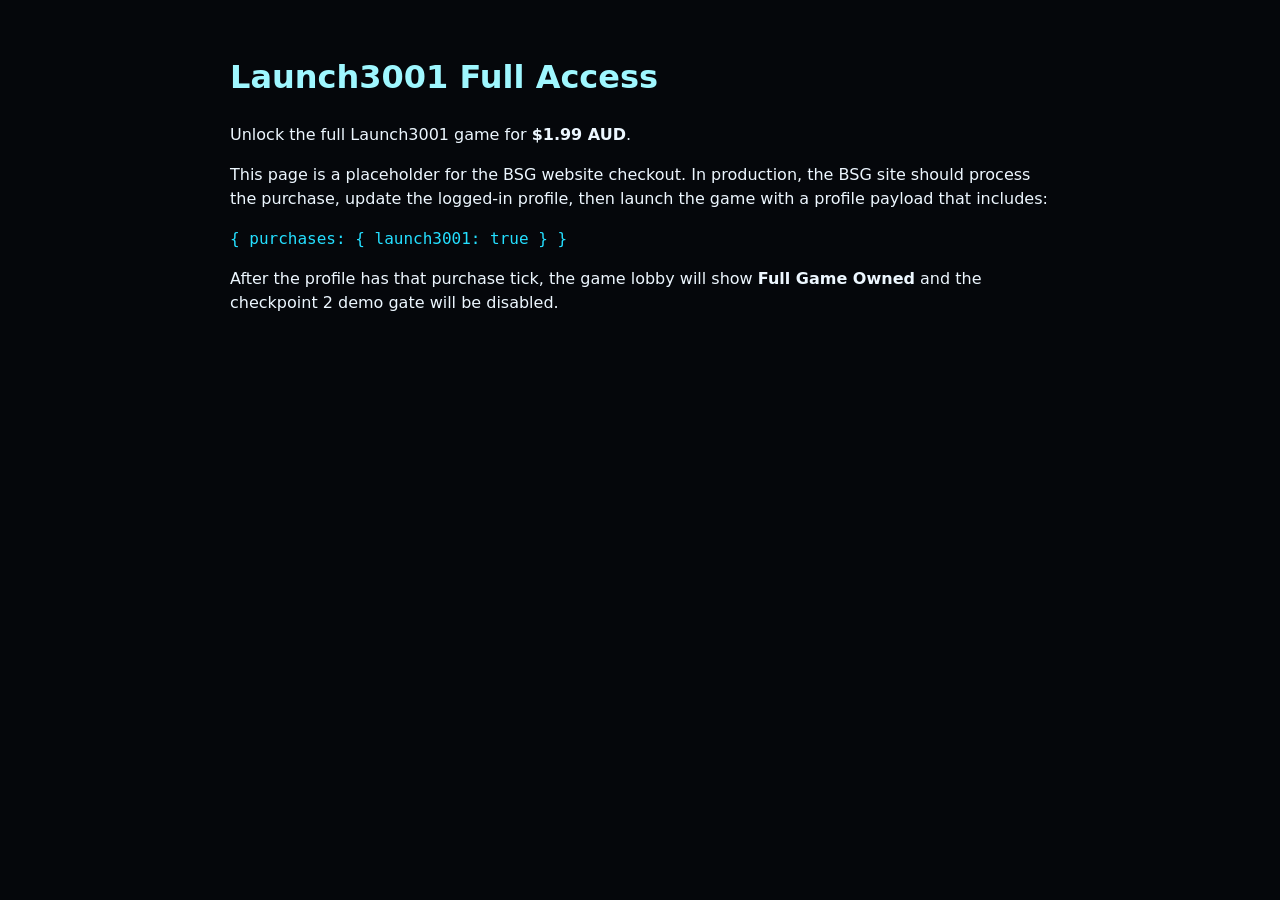
<file: launch3001/shop.html>
<!doctype html>
<html lang="en">
  <head>
    <meta charset="UTF-8" />
    <meta name="viewport" content="width=device-width, initial-scale=1" />
    <title>Launch3001 Shop</title>
    <style>
      body { margin: 0; padding: 32px; background: #05070b; color: #edf7ff; font: 16px/1.5 system-ui, sans-serif; }
      main { max-width: 820px; margin: 0 auto; }
      h1 { color: #9ff7ff; }
      code { color: #24dfff; }
    </style>
  </head>
  <body>
    <main>
      <h1>Launch3001 Full Access</h1>
      <p>Unlock the full Launch3001 game for <strong>$1.99 AUD</strong>.</p>
      <p>This page is a placeholder for the BSG website checkout. In production, the BSG site should process the purchase, update the logged-in profile, then launch the game with a profile payload that includes:</p>
      <p><code>{ purchases: { launch3001: true } }</code></p>
      <p>After the profile has that purchase tick, the game lobby will show <strong>Full Game Owned</strong> and the checkpoint 2 demo gate will be disabled.</p>
    </main>
  </body>
</html>
</file>
<file: launch3001/assets/index-D6DknoH-.css>
:root{--lightningcss-light: ;--lightningcss-dark:initial;color-scheme:dark;color:#edf7ff;touch-action:none;-webkit-text-size-adjust:100%;-webkit-touch-callout:none;-webkit-user-select:none;user-select:none;background:#05070b;font-family:Inter,ui-sans-serif,system-ui,-apple-system,BlinkMacSystemFont,Segoe UI,Roboto,Noto Sans,Ubuntu,Cantarell,Helvetica Neue,sans-serif}*{box-sizing:border-box;-webkit-tap-highlight-color:transparent;-webkit-touch-callout:none;-webkit-user-drag:none;-webkit-user-select:none!important;user-select:none!important}html,body,#app{overscroll-behavior:none;-webkit-touch-callout:none;width:100%;height:100%;margin:0;overflow:hidden;-webkit-user-select:none!important;user-select:none!important}button,input{font:inherit}input{color:#f4fbff;background:#050d17eb;border:1px solid #52dcff57;border-radius:8px;outline:none;width:100%;min-height:46px;padding:0 12px;-webkit-user-select:text!important;user-select:text!important}input:focus{border-color:#33ff8ab8;box-shadow:0 0 0 3px #33ff8a24}select{color:#ecfbff;background:#09121ef0;border:1px solid #52dcff57;border-radius:8px;min-height:44px;padding:0 12px}button{color:#ecfbff;text-transform:uppercase;letter-spacing:0;touch-action:manipulation;-webkit-touch-callout:none;background:#09121edb;border:1px solid #52dcff57;border-radius:8px;min-height:44px;padding:0 14px;-webkit-user-select:none!important;user-select:none!important}canvas,.game-root,.hud,.top-stats,.overlay,.panel,.toast{-webkit-touch-callout:none;-webkit-user-drag:none;-webkit-user-select:none!important;user-select:none!important}button:disabled{opacity:.45}.game-root{background:radial-gradient(circle at 50% 20%,#101824,#05070b 70%);position:fixed;top:0;bottom:0;left:0;right:0;overflow:hidden}.game-canvas{touch-action:none;width:100%;height:100%;display:block;position:absolute;top:0;bottom:0;left:0;right:0}.vr-entry-button,#VRButton{z-index:5!important;top:max(12px, env(safe-area-inset-top))!important;right:max(12px, env(safe-area-inset-right))!important;color:#ecfbff!important;letter-spacing:0!important;background:#040c16e0!important;border:1px solid #52dcff6b!important;border-radius:8px!important;min-height:44px!important;padding:0 14px!important;font:700 13px Inter,ui-sans-serif,system-ui,-apple-system,BlinkMacSystemFont,Segoe UI,Roboto,Noto Sans,Ubuntu,Cantarell,Helvetica Neue,sans-serif!important;position:absolute!important;bottom:auto!important;left:auto!important}.game-root:not([data-device-mode=vr]) .vr-entry-button,.game-root:not([data-device-mode=vr]) #VRButton,.game-root[data-state=SPLASH] .vr-entry-button,.game-root[data-state=SPLASH] #VRButton,.game-root[data-state=AUTH] .vr-entry-button,.game-root[data-state=AUTH] #VRButton,.game-root[data-state=DEVICE_SELECT] .vr-entry-button,.game-root[data-state=DEVICE_SELECT] #VRButton{display:none!important}.hud{left:max(10px, env(safe-area-inset-left));right:max(10px, env(safe-area-inset-right));bottom:max(10px, env(safe-area-inset-bottom));z-index:3;-webkit-backdrop-filter:blur(10px);backdrop-filter:blur(10px);--fuel:100%;--altitude-angle:-135deg;background:linear-gradient(#040c16c7,#040910e6);border:1px solid #31d5ff47;border-radius:8px;grid-template-columns:1fr;gap:8px;padding:10px;transition:opacity .16s,width .16s,transform .16s;display:grid;position:absolute;box-shadow:0 0 22px #1bcfff1f}.build-badge{color:#7fa6ba;letter-spacing:0;pointer-events:none;order:99;justify-self:center;font-size:9px;font-weight:800;line-height:1}.top-stats{top:max(8px, env(safe-area-inset-top));z-index:3;color:#7fa6ba;-webkit-backdrop-filter:blur(8px);backdrop-filter:blur(8px);white-space:nowrap;background:#030a129e;border:1px solid #31d5ff38;border-radius:8px;justify-content:center;align-items:center;gap:10px;max-width:min(92vw,620px);padding:7px 10px;font-size:clamp(9px,2.2vw,12px);font-weight:800;display:flex;position:absolute;left:50%;transform:translate(-50%)}.top-stats b{color:#f4fbff}.instruments{grid-template-columns:64px 78px 92px;justify-content:space-between;align-items:center;gap:8px;display:grid}.fuel-meter{grid-template-columns:auto 1fr auto;align-items:center;gap:8px;width:100%;min-width:0;display:grid}.instrument-label{color:#7fa6ba;font-size:11px;font-weight:800}.fuel-track{background:#050f18db;border:1px solid #7deeff61;border-radius:4px;height:16px;position:relative;overflow:hidden}.fuel-track:after{content:"";pointer-events:none;background:repeating-linear-gradient(90deg,#0000 0 18px,#ffffff1a 18px 19px);position:absolute;top:0;bottom:0;left:0;right:0}.fuel-fill{width:var(--fuel);background:linear-gradient(90deg,#21ffd4,#ffd166 62%,#ff5f4a);transition:width .12s linear;position:absolute;top:0;bottom:0;left:0;right:auto;box-shadow:0 0 12px #21ffd461}.fuel-meter b{color:#f4fbff;text-align:right;min-width:38px;font-size:13px}.hud-menu,.hud-boost{background:#040c16bd;border-color:#52dcff4d;min-width:54px;height:36px;min-height:36px;padding:0 9px;font-size:10px;font-weight:800}.hud-menu{justify-self:start}.hud-boost{color:#fff7f4;text-shadow:0 1px 2px #000000a6;touch-action:none;background:radial-gradient(circle at 36% 28%,#ffb2a4,#ff2d20 42%,#81110d 100%);border-color:#ff7864bf;border-radius:50%;place-items:center;width:88px;min-width:88px;height:88px;min-height:88px;padding:0;font-size:12px;line-height:1;display:grid;box-shadow:0 0 16px #ff2d206b,inset 0 -5px 10px #46000073}[data-hud-side=right] .hud-menu{order:4;justify-self:end}[data-hud-side=right] .altitude-dial{order:2}[data-hud-side=right] .hud-boost{order:1}.hud-swap{color:#d8fbff;pointer-events:auto;background:#040c16c7;border-color:#52dcff57;border-radius:0 8px 8px 0;width:24px;min-width:24px;height:42px;min-height:42px;padding:0;font-size:18px;font-weight:900;position:absolute;top:50%;right:-27px;transform:translateY(-50%)}.checkpoint-toast{text-align:center;border-color:#33ff8a7a;width:min(90vw,360px);box-shadow:0 0 32px #33ff8a2e}.checkpoint-toast strong{color:#eafff5;margin-bottom:8px;font-size:18px;display:block}.checkpoint-toast span{color:#9fffc7;font-weight:800}.mission-hint{margin-top:max(70px, env(safe-area-inset-top));text-align:center;background:#030a12b8;align-self:start;width:min(90vw,390px)}.mission-hint strong{color:#24dfff;margin-bottom:7px;display:block}.mission-hint span{color:#d8fbff;font-weight:700}[data-hud-side=right] .hud-swap{content:"‹";border-radius:8px 0 0 8px;left:-27px;right:auto}.hud-boost:active{background:radial-gradient(circle at 42% 36%,#ffe1d8,#ff4b36 44%,#b81410 100%);border-color:#ffdcd2f2;transform:scale(.96);box-shadow:0 0 30px #ff2d20e6,0 0 52px #ff623073,inset 0 -3px 8px #46000061}.altitude-dial{justify-items:center;gap:2px;width:78px;display:grid}.dial-face{background:radial-gradient(circle at 50% 58%,#1fffc92e,#0000 32%),conic-gradient(from 225deg,#ff5f4a 0deg 45deg,#ffd166 45deg 135deg,#21ffd4 135deg 270deg,#0000 270deg 360deg);border:1px solid #7deeff6b;border-radius:50%;width:58px;height:58px;position:relative;box-shadow:inset 0 0 14px #00000073,0 0 12px #21ffd41f}.dial-face:after{content:"";background:#040c16eb;border-radius:50%;position:absolute;top:7px;bottom:7px;left:7px;right:7px}.dial-needle{z-index:1;transform-origin:50% 100%;width:2px;height:22px;transform:translateX(-50%) rotate(var(--altitude-angle));background:#f4fbff;border-radius:2px;transition:transform .12s linear;position:absolute;bottom:50%;left:50%}.dial-pin{z-index:2;background:#21ffd4;border-radius:50%;width:8px;height:8px;position:absolute;top:50%;left:50%;transform:translate(-50%,-50%)}.dial-readout{color:#7fa6ba;align-items:baseline;gap:4px;font-size:10px;font-weight:800;display:flex}.dial-readout b{color:#f4fbff;font-size:12px}.readouts{grid-template-columns:repeat(3,1fr);gap:5px 8px;font-size:clamp(10px,2.4vw,13px);display:grid}.readouts span{color:#7fa6ba;white-space:nowrap}.readouts b{color:#f4fbff;font-weight:700}.warning{color:#ff795f;text-align:center;min-height:18px;font-size:clamp(11px,2.5vw,13px);font-weight:800}.overlay{inset:env(safe-area-inset-top) env(safe-area-inset-right) env(safe-area-inset-bottom) env(safe-area-inset-left);z-index:4;pointer-events:none;place-items:center;padding:18px;display:grid;position:absolute}.overlay button,.overlay input,.splash-screen,.device-screen,.lobby-screen,.launch-transition{pointer-events:auto}.game-root[data-state=SPLASH],.game-root[data-state=DEVICE_SELECT],.game-root[data-state=LOBBY]{background:#05070b}.game-root[data-state=SPLASH]:before,.game-root[data-state=DEVICE_SELECT]:before,.game-root[data-state=LOBBY]:before{content:"";z-index:1;background:linear-gradient(90deg,#02050ad1,#02050a38 45%,#02050ac7),url(/launch3001/images/launch3001-lobby-hangar.png) 50%/cover no-repeat;position:absolute;top:0;bottom:0;left:0;right:0}.splash-screen{z-index:2;text-align:center;justify-items:center;gap:18px;display:grid;position:relative}.splash-mark{color:#f4fbff;text-shadow:0 0 28px #24dfff61;font-size:clamp(42px,11vw,96px);font-weight:900;line-height:.9}.splash-mark b{color:#24dfff;font-size:1.42em;display:block}.splash-sub{color:#ffb36a;font-size:13px;font-weight:900}.device-screen{z-index:2;grid-template-columns:minmax(280px,1fr) minmax(300px,420px);align-items:center;gap:18px;width:min(1040px,100vw - 32px);display:grid;position:relative}.device-heading span{color:#ffb36a;font-size:12px;font-weight:900}.device-card span,.device-heading p{color:#a7c0ce;margin:0}.device-heading h2{color:#fff;margin:0 0 8px;font-size:clamp(26px,5vw,42px);line-height:1}.device-screen{grid-template-columns:1fr;width:min(900px,100vw - 32px)}.device-heading{max-width:620px}.device-grid{grid-template-columns:repeat(3,minmax(0,1fr));gap:12px;display:grid}.device-card{text-align:left;background:linear-gradient(#24dfff14,#030a12e6),#030a12d6;align-content:end;gap:8px;min-height:178px;padding:16px;display:grid}.device-card b{color:#f4fbff;font-size:clamp(24px,4vw,34px);line-height:1}.device-card:hover{border-color:#33ff8aa3;box-shadow:0 0 24px #33ff8a29}.device-card:focus-visible{border-color:#33ff8aa3;box-shadow:0 0 24px #33ff8a29}.lobby-screen{z-index:2;grid-template-rows:auto 1fr;grid-template-columns:minmax(230px,310px) minmax(280px,1fr) minmax(230px,310px);align-items:end;gap:14px;width:min(1180px,100vw - 32px);min-height:min(680px,100vh - 32px);display:grid;position:relative}.lobby-brand{grid-column:1/-1;align-self:start}.lobby-brand span,.lobby-brand p{color:#ffb36a;margin:0;font-size:12px;font-weight:900}.lobby-brand h1{color:#f4fbff;text-shadow:0 0 24px #24dfff4d;margin:4px 0;font-size:clamp(40px,8vw,86px);line-height:.92}.lobby-panel{-webkit-backdrop-filter:blur(12px);backdrop-filter:blur(12px);background:#030a12c7;border:1px solid #52dcff4d;border-radius:8px;padding:14px;box-shadow:0 0 24px #00d6ff1f}.lobby-menu{gap:8px;display:grid}.lobby-menu .primary{background:linear-gradient(#1bd27eeb,#095b3df5);border-color:#33ff8ab8;box-shadow:0 0 20px #33ff8a42}.profile-card,.store-card,.profile-panel,.store-panel{gap:10px;display:grid}.pilot-row{grid-template-columns:48px 1fr;align-items:center;gap:10px;display:grid}.pilot-row b{color:#f4fbff;display:block}.pilot-row span{color:#8fb3c6;font-size:12px;display:block}.pilot-avatar{color:#eaffff;background:#24dfff29;border:1px solid #52dcff6b;border-radius:8px;place-items:center;width:48px;height:48px;font-weight:900;display:grid}.access-pill{color:#ffcb93;border:1px solid #ffb36a70;border-radius:6px;width:-moz-fit-content;width:fit-content;padding:5px 8px;font-size:12px;font-weight:900}.access-pill.owned{color:#9fffc7;border-color:#33ff8a7a}.profile-card dl{color:#8fb3c6;grid-template-columns:1fr auto;gap:5px 12px;margin:0;font-size:13px;display:grid}.profile-card dd{color:#f4fbff;margin:0;font-weight:800}.store-card strong{color:#9fffc7;font-size:26px}.store-card p,.store-panel p,.profile-panel p,.login-note{color:#a7c0ce;margin:0}.login-note{color:#d8fbff;font-weight:800}.launch-transition{background:#05070b url(/launch3001/images/launch3001-lobby-hangar.png) 50%/cover no-repeat;place-items:center;display:grid;position:absolute;top:0;bottom:0;left:0;right:0;overflow:hidden}.launch-transition:before{content:"";background:#02050a57;position:absolute;top:0;bottom:0;left:0;right:0}.hangar-door{background:linear-gradient(90deg,#08111f,#142842);border:1px solid #52dcff2e;width:51%;animation:1.5s ease-in forwards door-open;position:absolute;top:0;bottom:0}.left-door{transform-origin:0;left:0}.right-door{transform-origin:100%;animation-name:door-open-right;right:0}.walkway-light{clip-path:polygon(42% 0,58% 0,100% 100%,0 100%);background:linear-gradient(#0000 42%,#24dfff47);width:22vw;height:100vh;animation:1.8s ease-in forwards walkway-forward;position:absolute;bottom:0}.launch-transition strong,.launch-transition span{z-index:3;position:relative;transform:translateY(-4vh)}.launch-transition strong{color:#f4fbff;text-shadow:0 0 24px #24dfff5c;font-size:clamp(24px,6vw,54px)}.launch-transition span{color:#9ff7ff;margin-top:72px;font-weight:800}@keyframes door-open{to{transform:translate(-94%)skewY(-2deg)}}@keyframes door-open-right{to{transform:translate(94%)skewY(2deg)}}@keyframes walkway-forward{0%{opacity:.22;transform:scaleY(.6)}to{opacity:.82;transform:scaleY(1.08)}}.panel,.toast{-webkit-backdrop-filter:blur(14px);backdrop-filter:blur(14px);pointer-events:auto;background:#040a12e6;border:1px solid #3cdcff52;border-radius:8px;width:min(92vw,420px);padding:clamp(16px,5vw,26px);box-shadow:0 0 28px #00d6ff24}.panel h1,.panel h2{color:#fff;letter-spacing:0;margin:0 0 12px;font-size:clamp(30px,9vw,48px);line-height:.95}.panel h2{font-size:clamp(22px,6vw,30px)}.panel p{color:#a7c0ce;margin:0 0 18px}.menu-panel,.demo-panel{gap:10px;display:grid}.mobile-tutorial-panel{text-align:center;justify-items:center;width:min(92vw,360px)}.phone-demo{place-items:center;width:150px;height:120px;margin:4px 0;display:grid;position:relative}.phone-shape{background:linear-gradient(160deg,#06101a,#193149);border:2px solid #f4fbffdb;border-radius:14px;width:62px;height:104px;padding:7px;animation:1.9s ease-in-out infinite phone-comfort;transform:rotate(-11deg);box-shadow:0 0 24px #24dfff47}.phone-screen{background:radial-gradient(circle at 50% 42%,#ffb36af2,#0000 9px),linear-gradient(#24dfff57,#33ff8a2e);border-radius:9px;width:100%;height:100%}.comfort-lines{pointer-events:none;position:absolute;top:0;bottom:0;left:0;right:0}.comfort-lines span{width:108px;height:38px;transform:translate(-50%, -50%) rotate(-11deg) scale(var(--scale,1));border:2px solid #24dfff6b;border-color:#24dfff6b #0000;border-radius:50%;position:absolute;top:50%;left:50%}.comfort-lines span:nth-child(2){--scale:1.24;opacity:.52}.comfort-lines span:nth-child(3){--scale:1.48;opacity:.28}.calibrating .phone-shape{animation:1.2s ease-in-out infinite phone-steady}@keyframes phone-comfort{0%,to{transform:rotate(-13deg)translateY(0)}50%{transform:rotate(10deg)translateY(-4px)}}@keyframes phone-steady{0%,to{transform:rotate(0)}50%{transform:rotate(2deg)}}.demo-panel{border-color:#33ff8a70;box-shadow:0 0 34px #33ff8a2e}.control-panel{gap:10px;width:min(340px,100vw - 56px);padding:16px;display:grid}.control-actions{grid-template-columns:repeat(2,minmax(0,1fr));gap:7px;display:grid}.control-panel button,.control-panel select{min-height:38px;padding:0 9px;font-size:11px}.level-panel{width:min(94vw,680px)}.level-grid{grid-template-columns:repeat(auto-fit,minmax(150px,1fr));gap:8px;margin:12px 0;display:grid}.level-card{text-align:left;align-content:center;gap:4px;min-height:64px;display:grid}.level-card span{color:#8fb3c6;font-size:12px}.leader-summary{color:#a7c0ce;margin:8px 0 12px}.leader-summary b{color:#f4fbff}.leader-list{gap:7px;margin:10px 0 14px;display:grid}.leader-row{color:#9fc3d0;background:#08121eb8;border:1px solid #52dcff33;border-radius:8px;grid-template-columns:1fr auto auto;align-items:center;gap:10px;min-height:42px;padding:8px 10px;display:grid}.leader-row b{color:#f4fbff}.leader-empty{color:#8fb3c6;padding:12px 0}.upgrade-panel{gap:12px;width:min(96vw,880px);max-height:min(86vh,760px);display:grid;overflow:auto}.upgrade-layout{grid-template-columns:minmax(220px,300px) minmax(190px,260px) 1fr;gap:12px;min-height:320px;display:grid}.boost-layout{grid-template-columns:minmax(220px,300px) 1fr;align-items:stretch;gap:12px;display:grid}.rocket-preview{touch-action:none;cursor:grab;background:radial-gradient(circle at 50% 24%,#24dfff2e,#0000 42%),linear-gradient(#040c169e,#03080ee6);border:1px solid #52dcff38;border-radius:8px;min-height:330px;position:sticky;top:0;overflow:hidden;box-shadow:inset 0 0 0 1px #33ff8a14,0 0 18px #24dfff14}.rocket-preview:active{cursor:grabbing}.rocket-preview canvas{width:100%;height:100%;display:block}.rocket-preview:before{content:"";pointer-events:none;background:linear-gradient(90deg,#0000,#24dfffa3,#0000);height:1px;position:absolute;bottom:48px;left:14px;right:14px}.rocket-preview:after{content:"Drag to spin";color:#7fa6ba;letter-spacing:0;text-transform:uppercase;pointer-events:none;font-size:10px;font-weight:900;position:absolute;bottom:12px;left:12px}.rocket-preview__label{color:#eafff5;text-transform:uppercase;pointer-events:none;background:#030a12b8;border:1px solid #33ff8a52;border-radius:8px;align-items:center;min-height:30px;padding:7px 9px;font-size:12px;font-weight:900;display:grid;position:absolute;top:12px;left:12px;right:12px}.upgrade-list,.boost-list{gap:8px;display:grid}.upgrade-row,.boost-row{text-align:left;background:#06101cd1;border-color:#52dcff3d;align-content:center;gap:3px;min-height:58px;display:grid}.upgrade-row.selected{border-color:#33ff8a9e;box-shadow:inset 0 0 0 1px #33ff8a38}.upgrade-row span,.boost-row span{color:#8fb3c6;font-size:12px;font-weight:700}.upgrade-detail{background:#030a1294;border:1px solid #52dcff38;border-radius:8px;align-content:start;gap:8px;padding:14px;display:grid}.upgrade-detail h3{color:#f4fbff;margin:0;font-size:22px}.stat-row,.wallet-strip,.boost-row{grid-template-columns:1fr auto;align-items:center;gap:10px;display:grid}.stat-row,.wallet-strip{background:#09121e9e;border:1px solid #52dcff2e;border-radius:8px;min-height:34px;padding:8px 10px}.wallet-strip{grid-template-columns:repeat(3,minmax(0,1fr))}.wallet-strip span,.stat-row span{color:#8fb3c6;font-size:12px;font-weight:800}.wallet-strip b,.stat-row b,.cost-line b{color:#f4fbff}.cost-line{color:#ffcb93;font-weight:900}.boost-row{border:1px solid #52dcff33;border-radius:8px;grid-template-columns:1fr minmax(88px,auto);padding:10px}.boost-row button{min-height:38px}.notice-toast{left:50%;bottom:max(22px, env(safe-area-inset-bottom));z-index:9;color:#eafff5;text-align:center;pointer-events:none;background:#040c16f0;border:1px solid #33ff8a7a;border-radius:8px;width:min(92vw,420px);padding:12px 14px;font-weight:900;position:absolute;transform:translate(-50%);box-shadow:0 0 24px #33ff8a33}.toast{text-align:center;gap:6px;width:auto;min-width:min(78vw,320px);display:grid;transform:translateY(-18vh)}.toast strong{color:#fff;font-size:clamp(22px,6vw,34px)}.toast span{color:#a9ccd8}[data-state=MENU] .hud,[data-state=SPLASH] .hud,[data-state=AUTH] .hud,[data-state=DEVICE_SELECT] .hud,[data-state=LOBBY] .hud,[data-state=DEMO_COMPLETE] .hud,[data-state=LEVEL_SELECT] .hud{display:none}[data-state=READY] .overlay,[data-state=FLYING] .overlay{pointer-events:none}[data-state=READY] .hud{top:auto;bottom:max(8px, env(safe-area-inset-bottom));left:max(8px, env(safe-area-inset-left));width:min(360px, calc(100vw - 16px - env(safe-area-inset-left) - env(safe-area-inset-right)));opacity:.82;background:#030a129e;gap:5px;padding:8px;right:auto}[data-hud-side=right][data-state=READY] .hud,[data-hud-side=right][data-state=FLYING] .hud{left:auto;right:max(8px, env(safe-area-inset-right))}[data-state=FLYING] .overlay{display:none}[data-state=FLYING] .hud{top:auto;bottom:max(8px, env(safe-area-inset-bottom));left:max(8px, env(safe-area-inset-left));width:min(360px, calc(100vw - 16px - env(safe-area-inset-left) - env(safe-area-inset-right)));opacity:.72;pointer-events:none;background:#030a1294;gap:4px;padding:7px 8px;right:auto;box-shadow:0 0 14px #1bcfff14}[data-state=FLYING] .hud-menu,[data-state=READY] .hud-menu,[data-state=FLYING] .hud-boost,[data-state=READY] .hud-boost{pointer-events:auto}[data-state=FLYING] .readouts,[data-state=READY] .readouts{grid-template-columns:repeat(3,minmax(0,1fr));gap:3px 6px;font-size:clamp(9px,2.1vw,11px)}[data-state=FLYING] [data-stat=score],[data-state=FLYING] [data-stat=best],[data-state=FLYING] [data-stat=wind],[data-state=FLYING] [data-stat=tolerance],[data-state=FLYING] [data-stat=camera],[data-state=READY] [data-stat=score],[data-state=READY] [data-stat=best],[data-state=READY] [data-stat=distance],[data-state=READY] [data-stat=marker],[data-state=READY] [data-stat=time],[data-state=READY] [data-stat=fuel],[data-state=READY] [data-stat=altitude],[data-state=READY] [data-stat=vertical],[data-state=READY] [data-stat=horizontal],[data-state=READY] [data-stat=angle],[data-state=READY] [data-stat=wind],[data-state=READY] [data-stat=tolerance],[data-state=READY] [data-stat=thrust],[data-state=READY] [data-stat=camera],[data-state=FLYING] [data-stat=fuel],[data-state=FLYING] [data-stat=altitude],[data-state=FLYING] [data-stat=distance],[data-state=FLYING] [data-stat=marker],[data-state=FLYING] [data-stat=time],[data-state=MENU] .top-stats,[data-state=SPLASH] .top-stats,[data-state=AUTH] .top-stats,[data-state=DEVICE_SELECT] .top-stats,[data-state=LOBBY] .top-stats,[data-state=DEMO_COMPLETE] .top-stats,[data-state=LEVEL_SELECT] .top-stats,[data-state=PAUSED] .top-stats,[data-state=CRASHED] .top-stats,[data-state=LANDED] .top-stats{display:none}@media (max-width:820px){[data-state=DEVICE_SELECT] .overlay,[data-state=LOBBY] .overlay{padding:max(10px, env(safe-area-inset-top)) 12px max(18px, env(safe-area-inset-bottom));align-items:start;overflow:auto}.device-screen{grid-template-columns:1fr;align-items:stretch;gap:12px;width:min(100%,420px);padding:4px 0 18px}.device-grid{grid-template-columns:1fr;gap:8px}.device-card{min-height:118px}.lobby-screen{grid-template-columns:1fr;align-items:stretch;gap:9px;width:min(100%,420px);min-height:auto;padding:4px 0 18px}.lobby-brand h1{font-size:clamp(32px,12vw,56px)}.lobby-panel{padding:11px}.lobby-menu{gap:6px}.upgrade-panel{width:min(100%,440px);max-height:calc(100vh - 28px - env(safe-area-inset-top) - env(safe-area-inset-bottom))}.upgrade-layout,.boost-layout,.wallet-strip{grid-template-columns:1fr}.rocket-preview{min-height:260px;position:relative}.upgrade-detail h3{font-size:19px}}[data-state=FLYING] .warning{min-height:14px;font-size:10px;line-height:1}[data-emergency=true] .warning{color:#fff7f4;background:#ff2d20db;border-radius:4px;animation:.42s steps(2,end) infinite emergency-pulse;box-shadow:0 0 18px #ff2d20a6}@keyframes emergency-pulse{50%{color:#ff2d20;background:#fff7f4eb}}@media (orientation:landscape) and (max-height:520px){.overlay{padding:12px}.control-panel{width:min(320px,100vw - 96px);max-height:calc(100vh - 24px);overflow:auto}.control-panel h2{margin-bottom:4px;font-size:22px}.control-panel button,.control-panel select{min-height:34px;font-size:10px}.hud{top:max(10px, env(safe-area-inset-top));width:min(340px,38vw);bottom:auto;left:auto}.readouts{grid-template-columns:repeat(2,1fr);font-size:clamp(9px,1.6vw,12px)}[data-state=FLYING] .hud{top:auto;bottom:max(8px, env(safe-area-inset-bottom));left:max(8px, env(safe-area-inset-left));width:min(300px,42vw);right:auto}[data-hud-side=right][data-state=FLYING] .hud{left:auto;right:max(8px, env(safe-area-inset-right))}}
</file>
